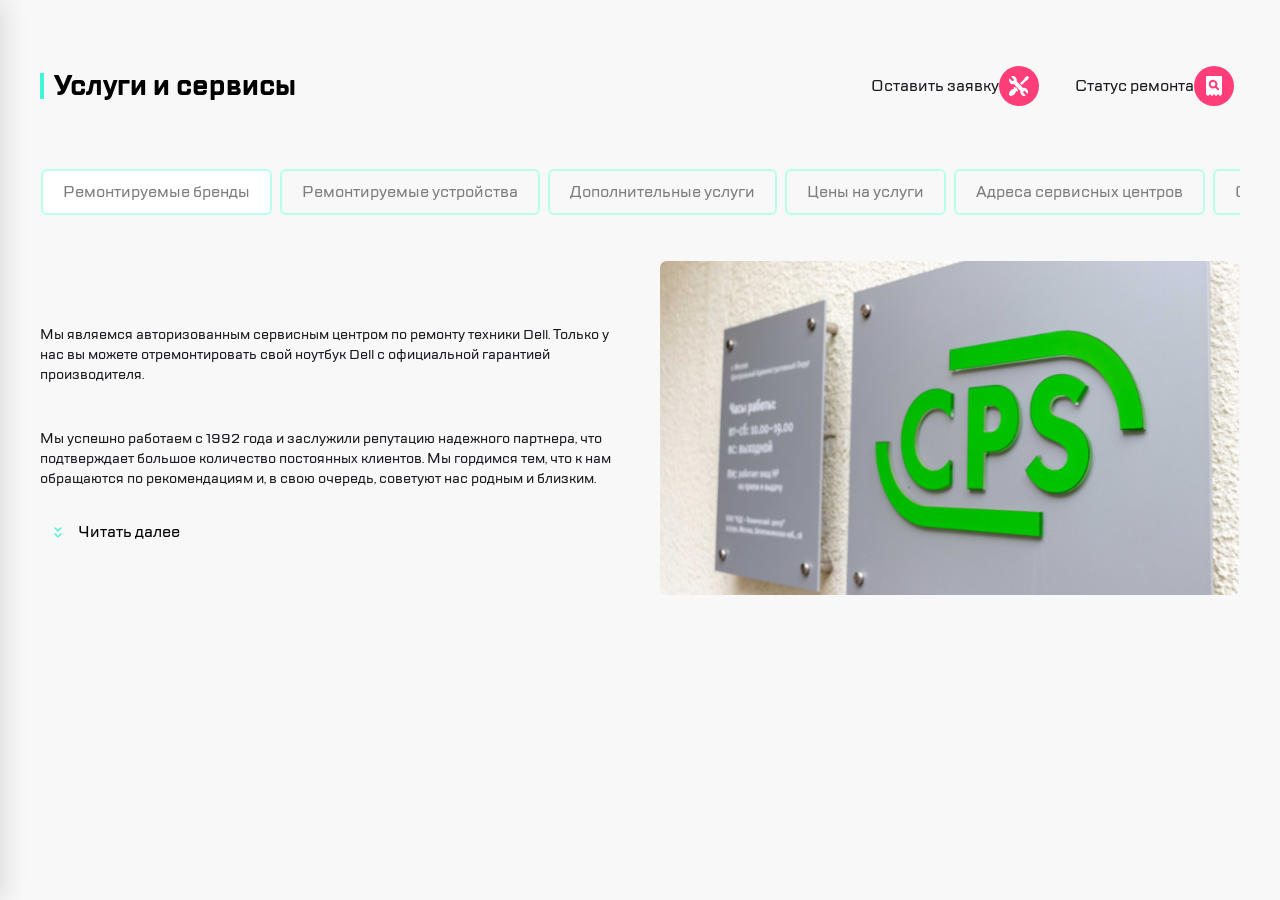
<file: index.html>
<!DOCTYPE html>
<html lang="ru">
<head>
    <meta charset="UTF-8">
    <meta name="viewport" content="width=device-width, initial-scale=1.0">
    <link rel="stylesheet" href="style.css">
    <title>CPS</title>
</head>
<body>
    <div class="overlay" id="overlay"></div>

    <aside class="nav-menu" id="navMenu">
        <div class="nav-menu__header">
            <button class="icon" id="navMenuClose">
                <img src="./assets/burger.svg" alt="Закрыть">
            </button>
            <div class="nav-menu__logo">
                <a href="#"><img src="./assets/Group.svg" alt="logo CSP"></a>
            </div>
            <button class="icon">
                <img src="./assets/search.svg" alt="Поиск">
            </button>
        </div>

        <nav class="nav-menu__nav">
            <ul class="nav-menu__list">
                <li><a href="#" class="nav-menu__item ">Ремонт техники</a></li>
                <li><a href="#" class="nav-menu__item nav-menu__item--active"> Услуги и сервисы</a></li>
                <li><a href="#" class="nav-menu__item">Корпоративным клиентам</a></li>
                <li><a href="#" class="nav-menu__item">Продавцам техники</a></li>
                <li><a href="#" class="nav-menu__item">Партнерам</a></li>
                <li><a href="#" class="nav-menu__item">Производителям</a></li>
                <li><a href="#" class="nav-menu__item">Наши сервисные центры</a></li>
                <li><a href="#" class="nav-menu__item">Контакты</a></li>
            </ul>
        </nav>

        <div class="nav-menu__footer">
            <div class="nav-menu__footer-icons">
                <button class="icon">
                    <img src="./assets/chat copy.svg" alt="Телефон">
                </button>
                <button class="icon">
                    <img src="./assets/chat.svg" alt="Чат">
                </button>
                <button class="icon">
                    <img src="./assets/profile.svg" alt="Профиль">
                </button>
            </div>

            <div class="nav-menu__contacts">
                <span class="nav-menu__email">mail@cps.com</span>
                <span class="nav-menu__phone">8 800 890 8900</span>
            </div>
            <div class="nav-menu_lang">
                <span class="nav-menu__lang nav-menu__lang-item--active">RU</span>
                <span class="nav-menu__lang">EN</span>
                <span class="nav-menu__lang">CH</span>
            </div>
        </div>
    </aside>


    <header class="site-header">
        <div class="site-header__inner">

            <div class="site-header__left">
                <button class="icon" id="mainMenuOpen">
                    <img src="./assets/burger 1.svg" alt="Меню">
                </button>
                <div class="site-header__divider tablet-only"></div>
                <div class="site-header__logo">
                    <a href="#"><img src="./assets/Group.svg" alt="CPS logo"></a>
                </div>
            </div>

                <div class="site-header__divider-2 tablet-only"></div>


            
            <div class="site-header__right">
                <button class="icon tablet-only">
                    <img src="./assets/chat copy.svg" alt="Телефон">
                </button>
                <button class="icon tablet-only">
                    <img src="./assets/chat.svg" alt="Чат">
                </button>
                <button class="icon tablet-only">
                    <img src="./assets/profile.svg" alt="Профиль">
                </button>

                <div class="site-header__divider tablet-only"></div>
                <button class="icon">
                    <img src="./assets/repair.svg" alt="Заявка">
                </button>
                <button class="icon">
                    <img src="./assets/checkstatus.svg" alt="Статус">
                </button>
            </div>

        </div>
    </header>


    <main class="services-page">

        <div class="services-page__top">
            <h1 class="services-page__title">Услуги и сервисы</h1>
    
    
            <nav class="services-page__actions">
                <button class="actions">
                    Оставить заявку
                    <span class="icon">
                        <img src="./assets/repair.svg" alt="Заявка">
                    </span>
                </button>
                <button class="actions">
                    Статус ремонта
                    <span class="icon">
                        <img src="./assets/checkstatus.svg" alt="Статус">
                    </span>
                </button>
            </nav>
        </div>


        <ul class="tabs__list">
            <li><button class="taps__item tabs__item--active">Ремонтируемые бренды</button></li>
            <li><button class="taps__item">Ремонтируемые устройства</button></li>
            <li><button class="taps__item">Дополнительные услуги</button></li>
            <li><button class="taps__item">Цены на услуги</button></li>
            <li><button class="taps__item">Адреса сервисных центров</button></li>
            <li><button class="taps__item">Отзывы</button></li>
        </ul>

        <section class="service-content">
            <div class="service-content__body">
                <p class="service-content__text">
                    Мы являемся авторизованным сервисным центром по ремонту техники Dell. Только у нас вы можете отремонтировать свой ноутбук Dell с официальной гарантией производителя.
                </p>
                <p class="service-content__text">
                    Мы успешно работаем с 1992 года и заслужили репутацию надежного партнера, что подтверждает большое количество постоянных клиентов. Мы гордимся тем, что к нам обращаются по рекомендациям и, в свою очередь, советуют нас родным и близким.
                </p>

                <button class="expand">
                    <img src="./assets/expand (далее).svg">
                    Читать далее
                </button>
            </div>
                    <img class="service-content__images" src="./assets/MG_3223.svg" alt="CPS Image">

        </section>
        
    </main>

    <script>
    const navMenu = document.getElementById('navMenu');
    const openBtn = document.getElementById('mainMenuOpen');
    const closeBtn = document.getElementById('navMenuClose');

    openBtn.addEventListener('click', () => {
        navMenu.classList.add('nav-menu--open');
    });

    closeBtn.addEventListener('click', () => {
        navMenu.classList.remove('nav-menu--open');
    });
</script>

</body>
</html>
</file>
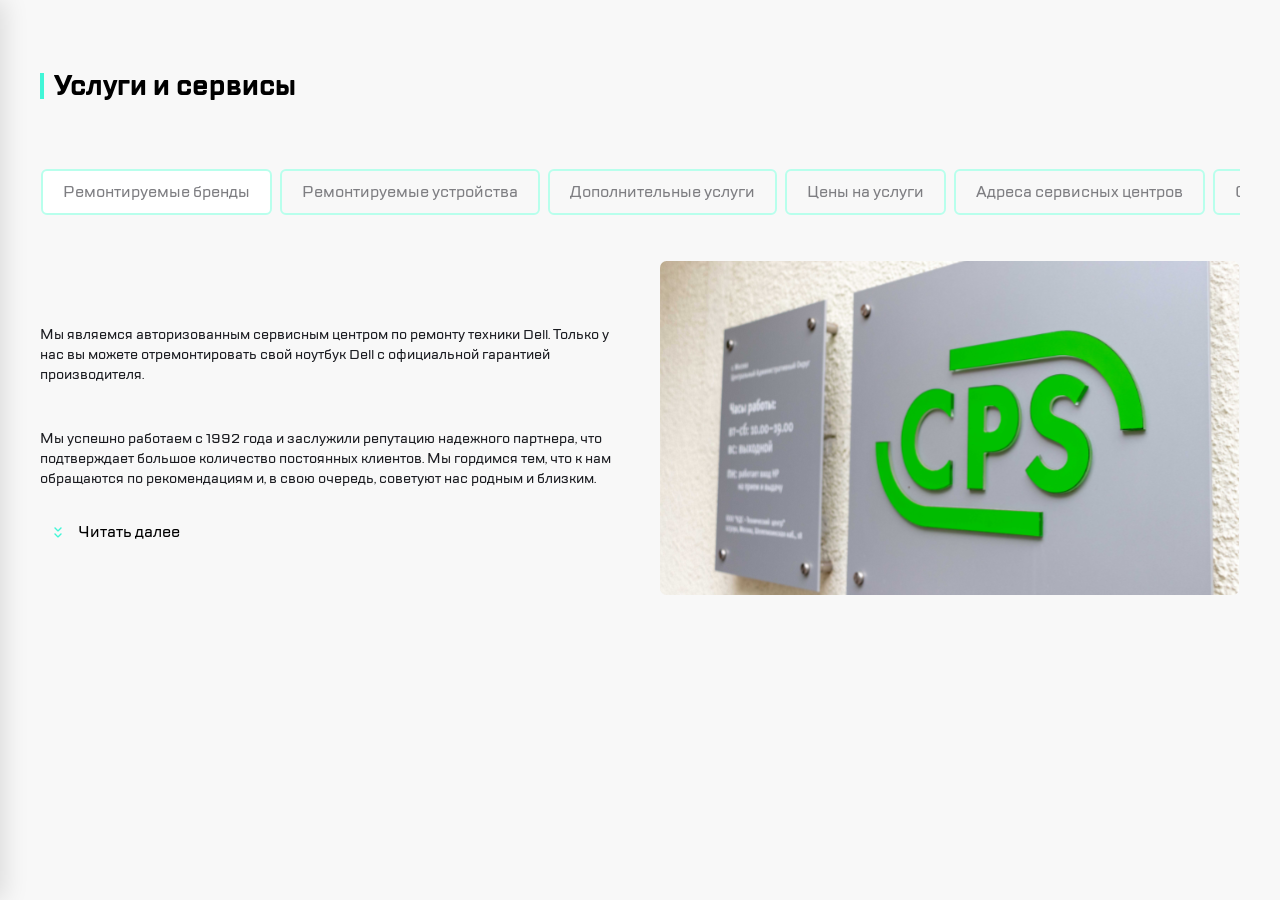
<file: intex.html>
<!DOCTYPE html>
<html lang="ru">
<head>
    <meta charset="UTF-8">
    <meta name="viewport" content="width=device-width, initial-scale=1.0">
    <link rel="stylesheet" href="style.css">
    <title>CPS</title>
</head>
<body>
    <div class="overlay" id="overlay"></div>

    <aside class="nav-menu" id="navMenu">
        <div class="nav-menu__header">
            <button class="icon" id="navMenuClose">
                <img src="assets/burger.svg" alt="Закрыть">
            </button>
            <div class="nav-menu__logo">
                <a href="#"><img src="assets/Group.svg" alt="logo CSP"></a>
            </div>
            <button class="icon">
                <img src="assets/search.svg" alt="Поиск">
            </button>
        </div>

        <nav class="nav-menu__nav">
            <ul class="nav-menu__list">
                <li><a href="#" class="nav-menu__item ">Ремонт техники</a></li>
                <li><a href="#" class="nav-menu__item nav-menu__item--active"> Услуги и сервисы</a></li>
                <li><a href="#" class="nav-menu__item">Корпоративным клиентам</a></li>
                <li><a href="#" class="nav-menu__item">Продавцам техники</a></li>
                <li><a href="#" class="nav-menu__item">Партнерам</a></li>
                <li><a href="#" class="nav-menu__item">Производителям</a></li>
                <li><a href="#" class="nav-menu__item">Наши сервисные центры</a></li>
                <li><a href="#" class="nav-menu__item">Контакты</a></li>
            </ul>
        </nav>

        <div class="nav-menu__footer">
            <div class="nav-menu__footer-icons">
                <button class="icon">
                    <img src="assets/chat copy.svg" alt="Телефон">
                </button>
                <button class="icon">
                    <img src="assets/chat.svg" alt="Чат">
                </button>
                <button class="icon">
                    <img src="assets/profile.svg" alt="Профиль">
                </button>
            </div>

            <div class="nav-menu__contacts">
                <span class="nav-menu__email">mail@cps.com</span>
                <span class="nav-menu__phone">8 800 890 8900</span>
            </div>
            <div class="nav-menu_lang">
                <span class="nav-menu__lang nav-menu__lang-item--active">RU</span>
                <span class="nav-menu__lang">EN</span>
                <span class="nav-menu__lang">CH</span>
            </div>
        </div>
    </aside>


    <header class="site-header">
        <div class="site-header__inner">

            <div class="site-header__left">
                <button class="icon" id="mainMenuOpen">
                    <img src="assets/burger 1.svg" alt="Меню">
                </button>
                <div class="site-header__divider tablet-only"></div>
                <div class="site-header__logo">
                    <a href="#"><img src="assets/Group.svg" alt="CPS logo"></a>
                </div>
            </div>

                <div class="site-header__divider-2 tablet-only"></div>

            <nav class="site-header__actions">
                <button class="actions">
                    Оставить заявку
                    <span class="icon">
                        <img src="assets/repair.svg" alt="Заявка">
                    </span>
                </button>
                <button class="actions">
                    Статус ремонта
                    <span class="icon">
                        <img src="assets/checkstatus.svg" alt="Статус">
                    </span>
                </button>
            </nav>

            
            <div class="site-header__right">
                <button class="icon tablet-only">
                    <img src="assets/chat copy.svg" alt="Телефон">
                </button>
                <button class="icon tablet-only">
                    <img src="assets/chat.svg" alt="Чат">
                </button>
                <button class="icon tablet-only">
                    <img src="assets/profile.svg" alt="Профиль">
                </button>

                <div class="site-header__divider tablet-only"></div>
                <button class="icon">
                    <img src="assets/repair.svg" alt="Заявка">
                </button>
                <button class="icon">
                    <img src="assets/checkstatus.svg" alt="Статус">
                </button>
            </div>

        </div>
    </header>


    <main class="services-page">

        <h1 class="services-page__title">Услуги и сервисы</h1>

        <ul class="tabs__list">
            <li><button class="taps__item tabs__item--active">Ремонтируемые бренды</button></li>
            <li><button class="taps__item">Ремонтируемые устройства</button></li>
            <li><button class="taps__item">Дополнительные услуги</button></li>
            <li><button class="taps__item">Цены на услуги</button></li>
            <li><button class="taps__item">Адреса сервисных центров</button></li>
            <li><button class="taps__item">Отзывы</button></li>
        </ul>

        <section class="service-content">
            <div class="service-content__body">
                <p class="service-content__text">
                    Мы являемся авторизованным сервисным центром по ремонту техники Dell. Только у нас вы можете отремонтировать свой ноутбук Dell с официальной гарантией производителя.
                </p>
                <p class="service-content__text">
                    Мы успешно работаем с 1992 года и заслужили репутацию надежного партнера, что подтверждает большое количество постоянных клиентов. Мы гордимся тем, что к нам обращаются по рекомендациям и, в свою очередь, советуют нас родным и близким.
                </p>

                <button class="expand">
                    <img src="assets/expand (далее).svg">
                    Читать далее
                </button>
            </div>
                    <img class="service-content__images" src="assets/_MG_3223.svg" alt="CPS Image">

        </section>
        
    </main>

    <script>
    const navMenu = document.getElementById('navMenu');
    const openBtn = document.getElementById('mainMenuOpen');
    const closeBtn = document.getElementById('navMenuClose');

    openBtn.addEventListener('click', () => {
        navMenu.classList.add('nav-menu--open');
    });

    closeBtn.addEventListener('click', () => {
        navMenu.classList.remove('nav-menu--open');
    });
</script>

</body>
</html>
</file>
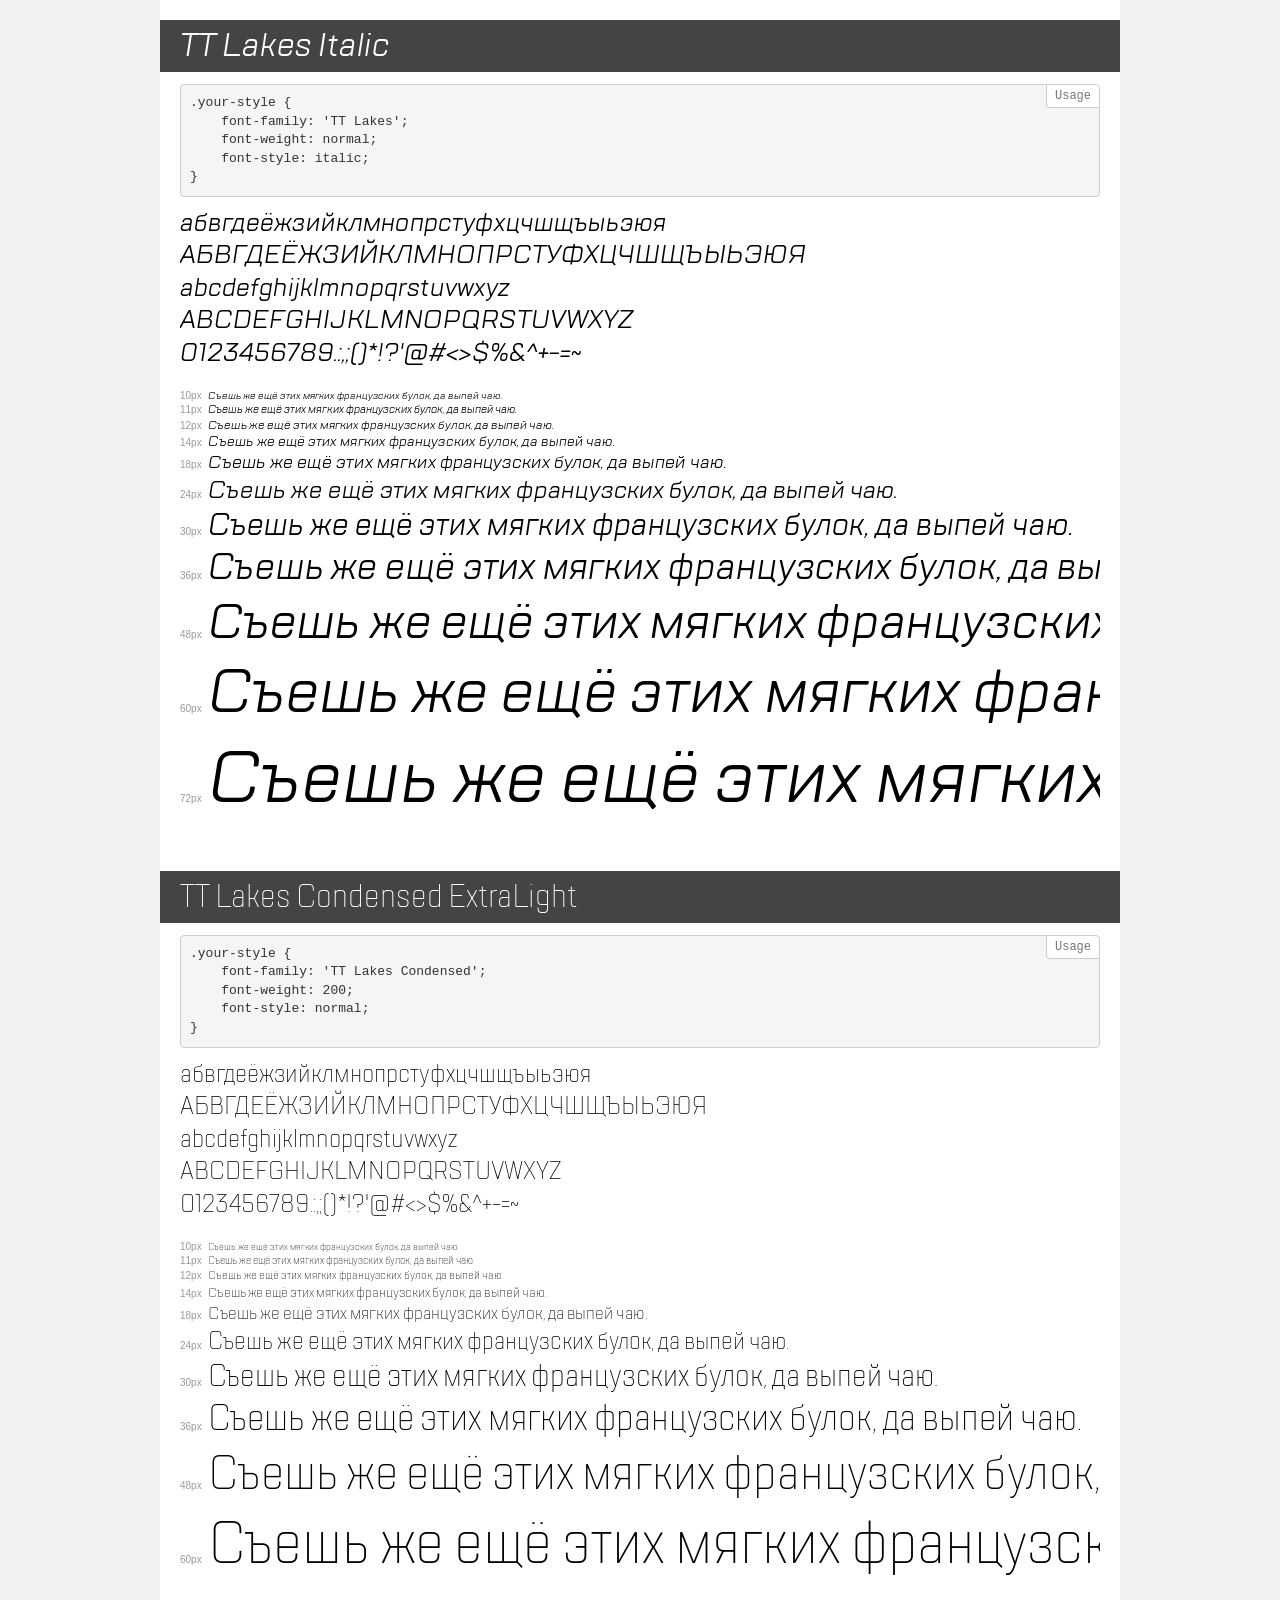
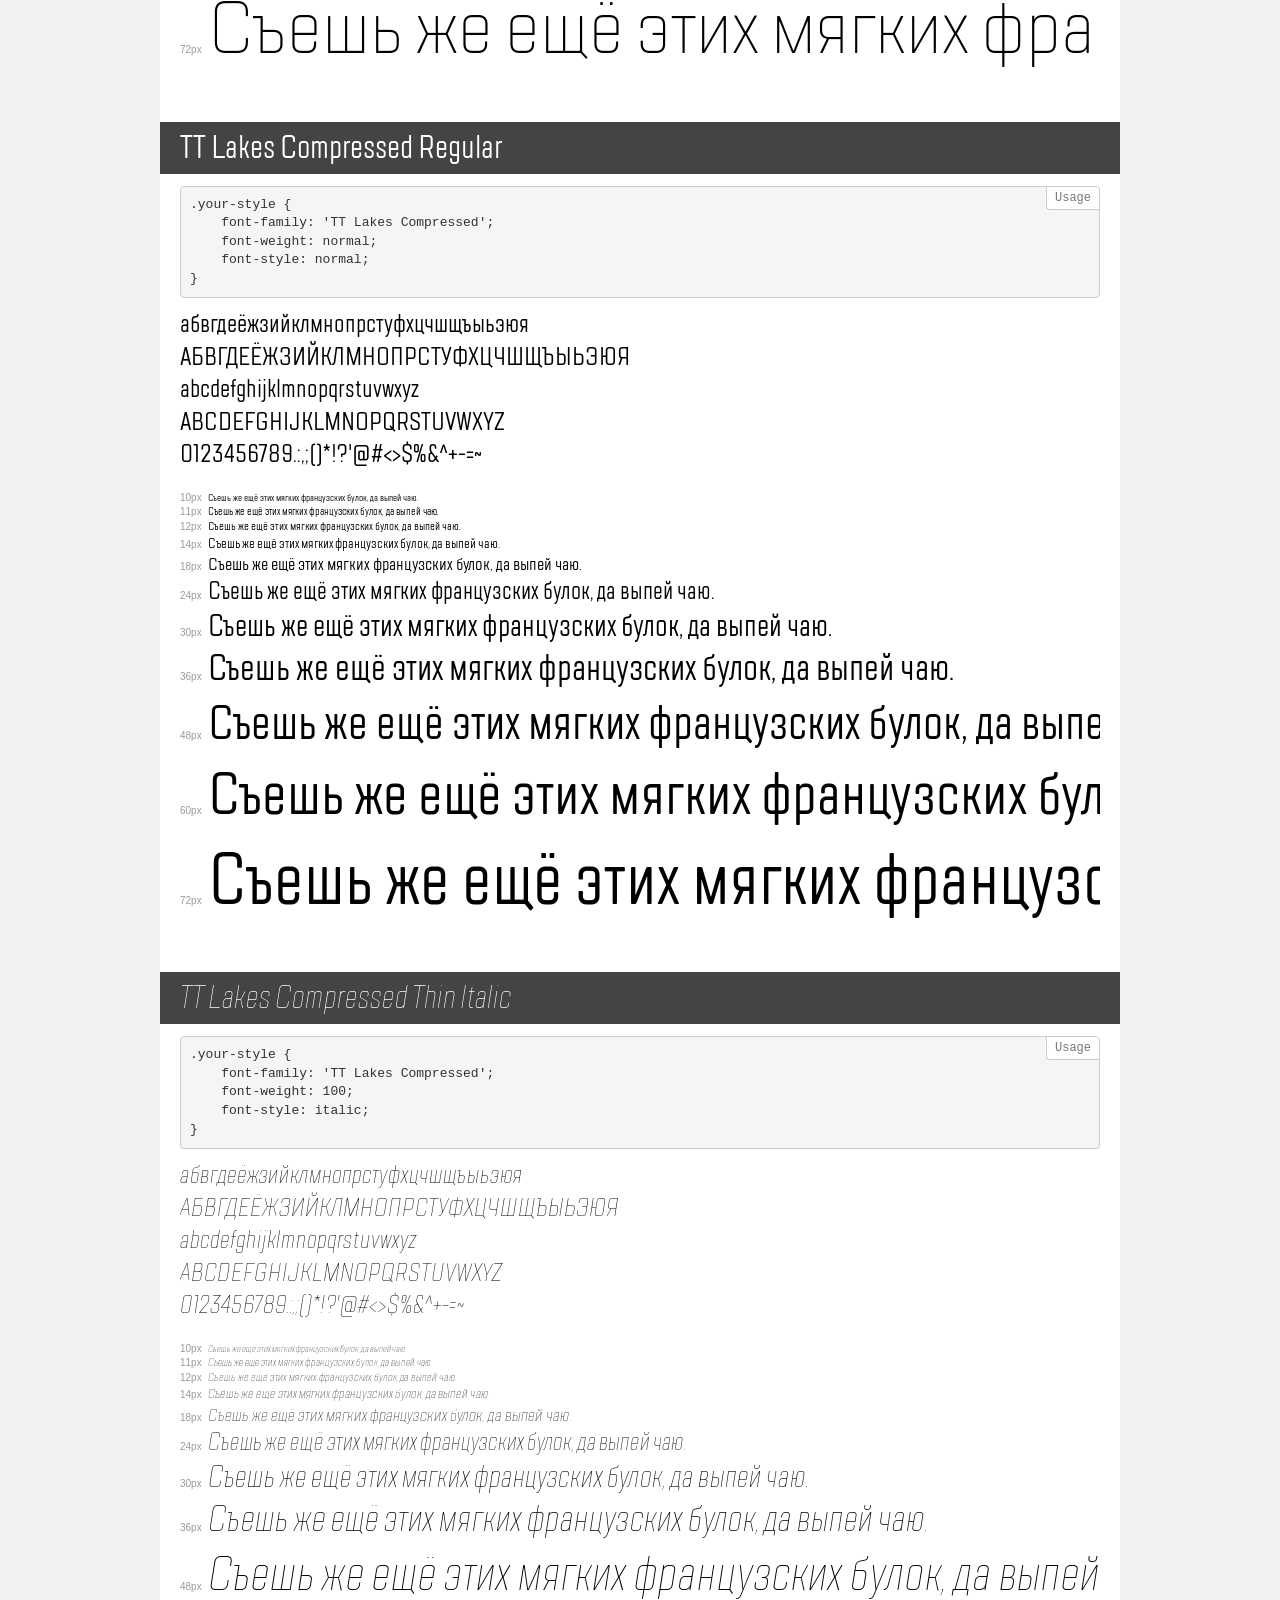
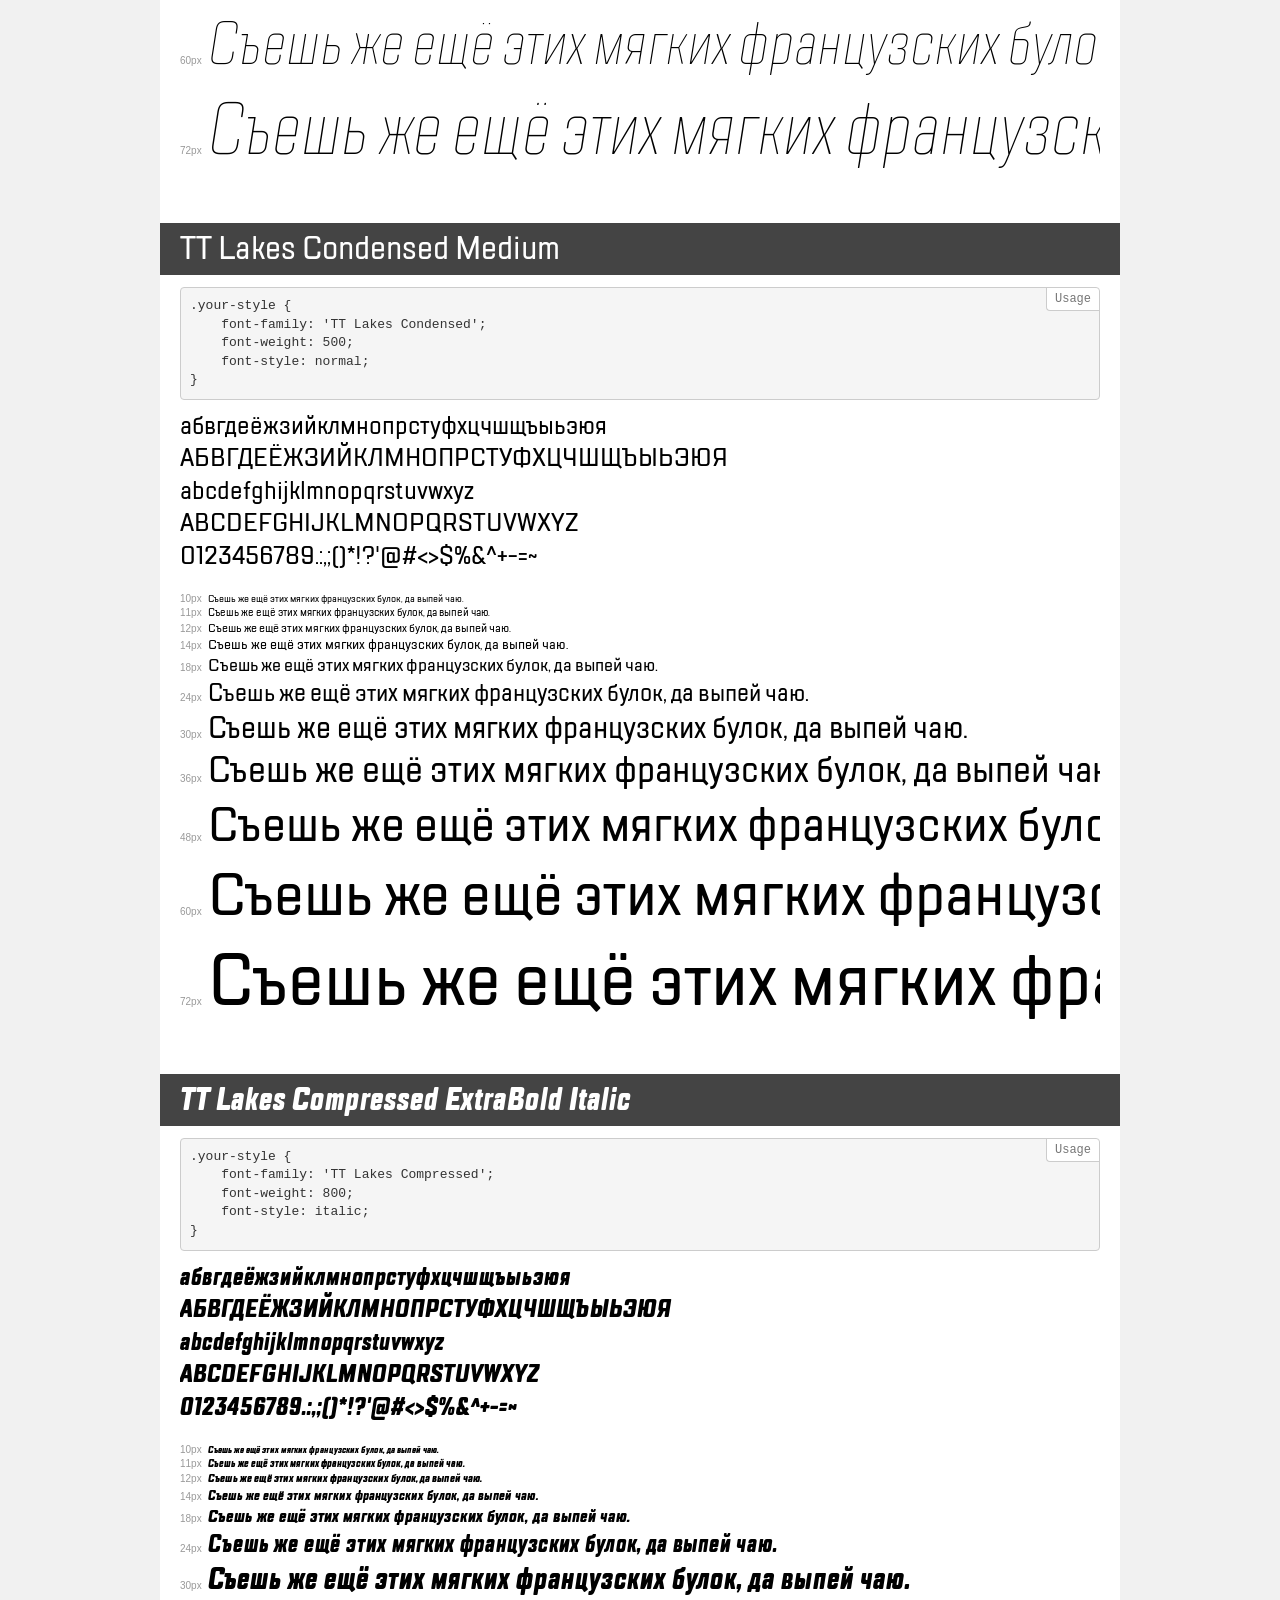
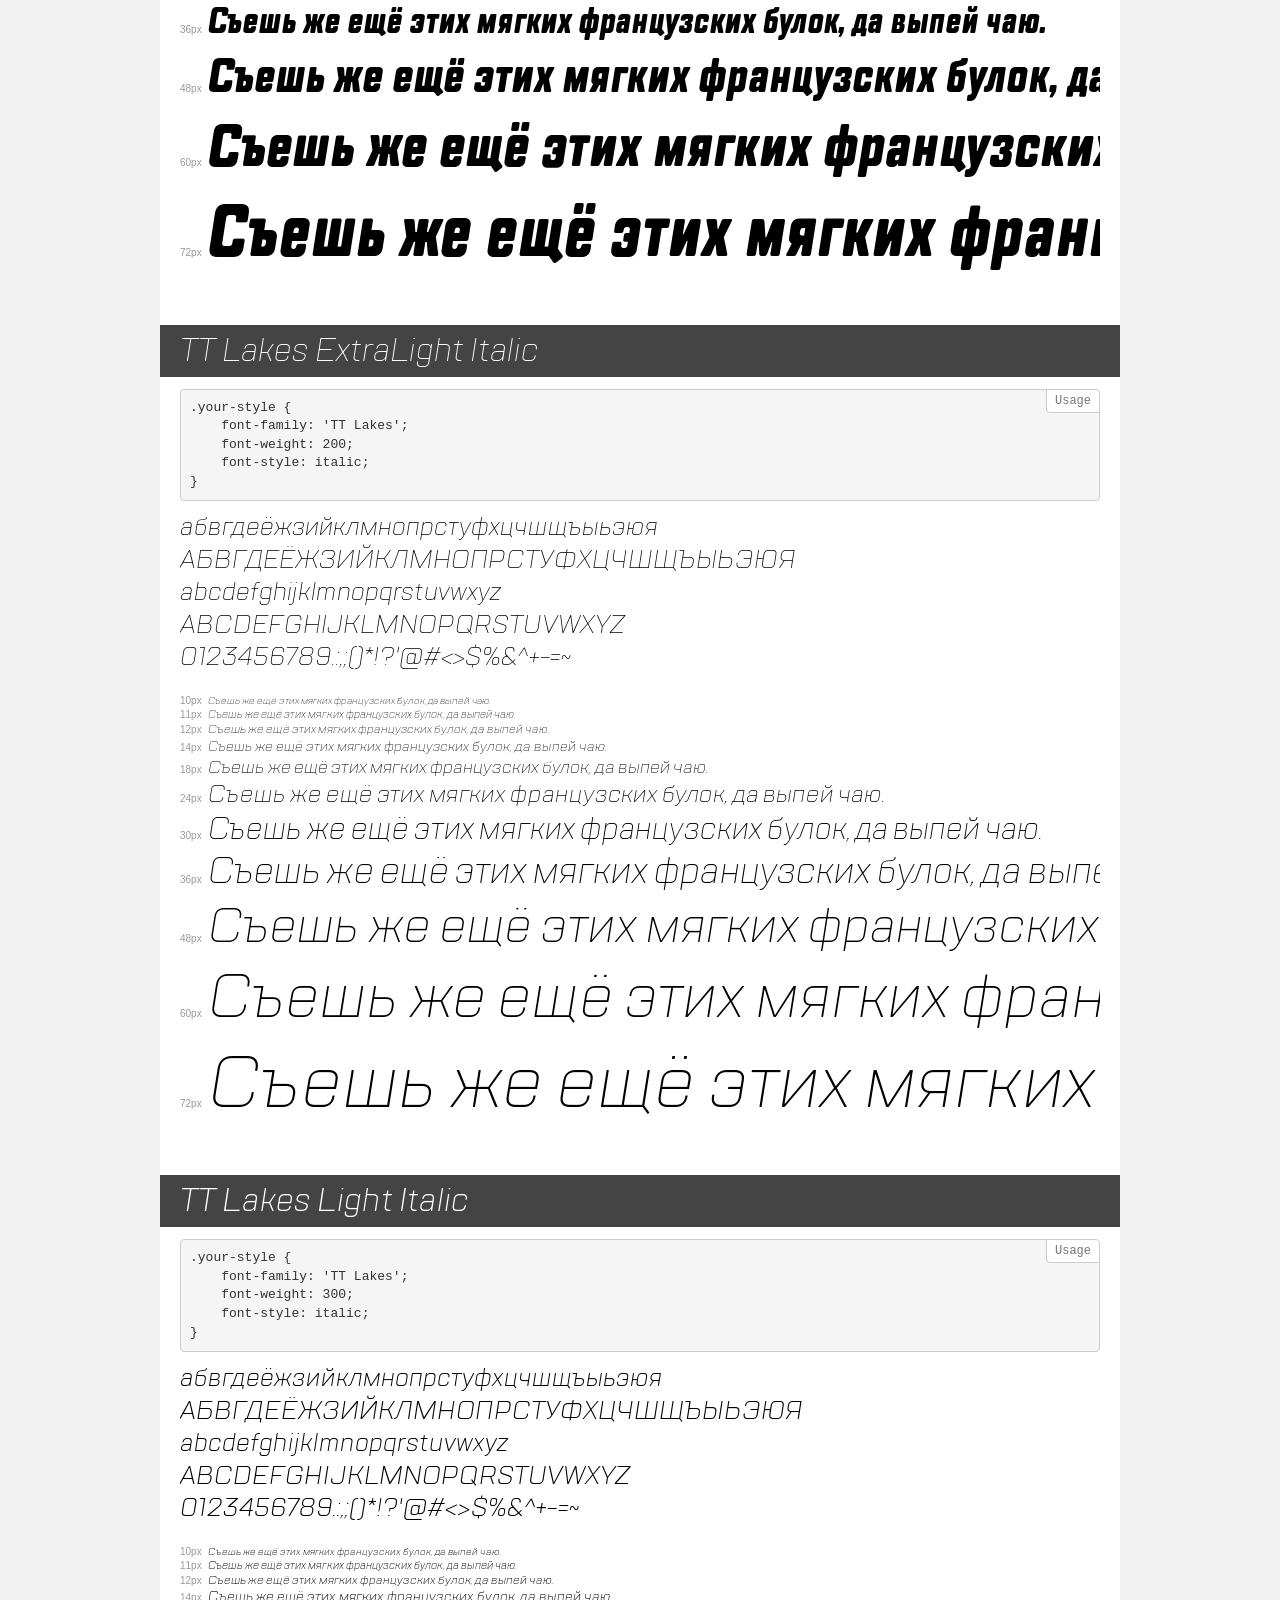
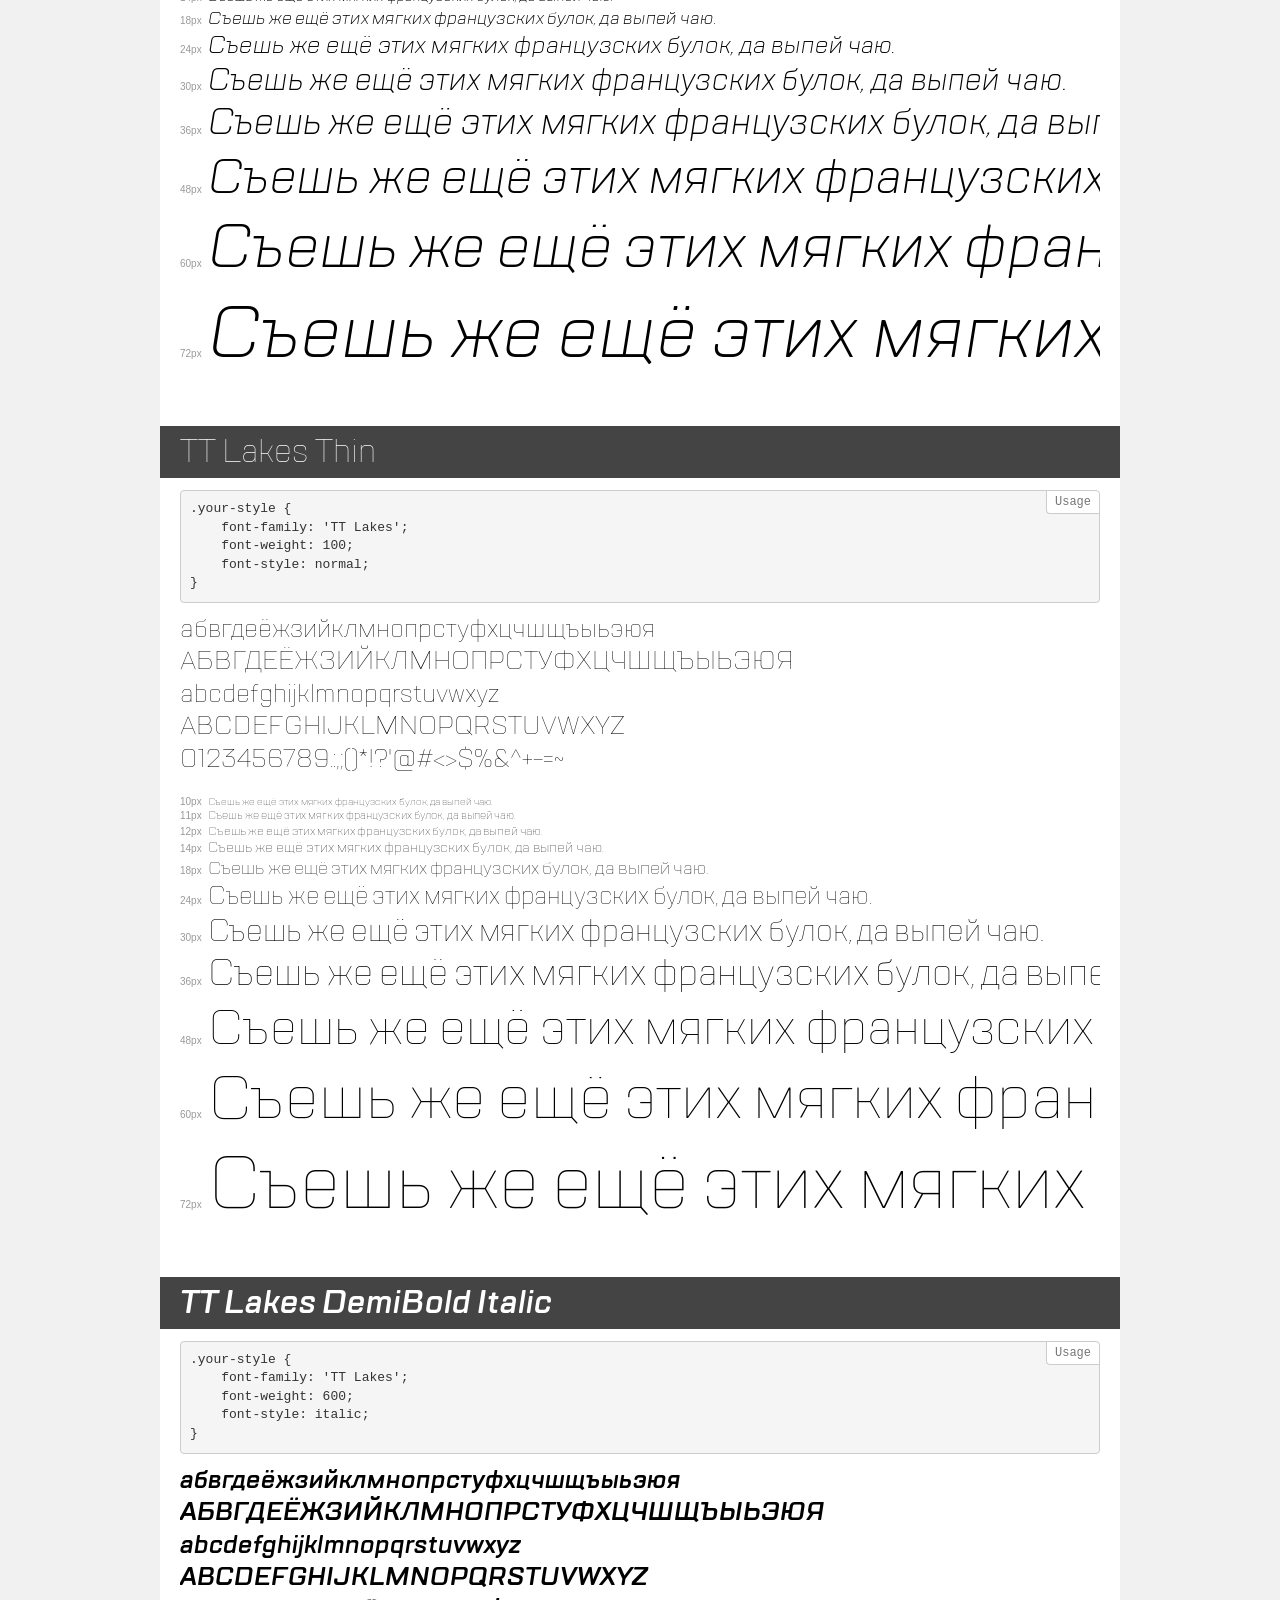
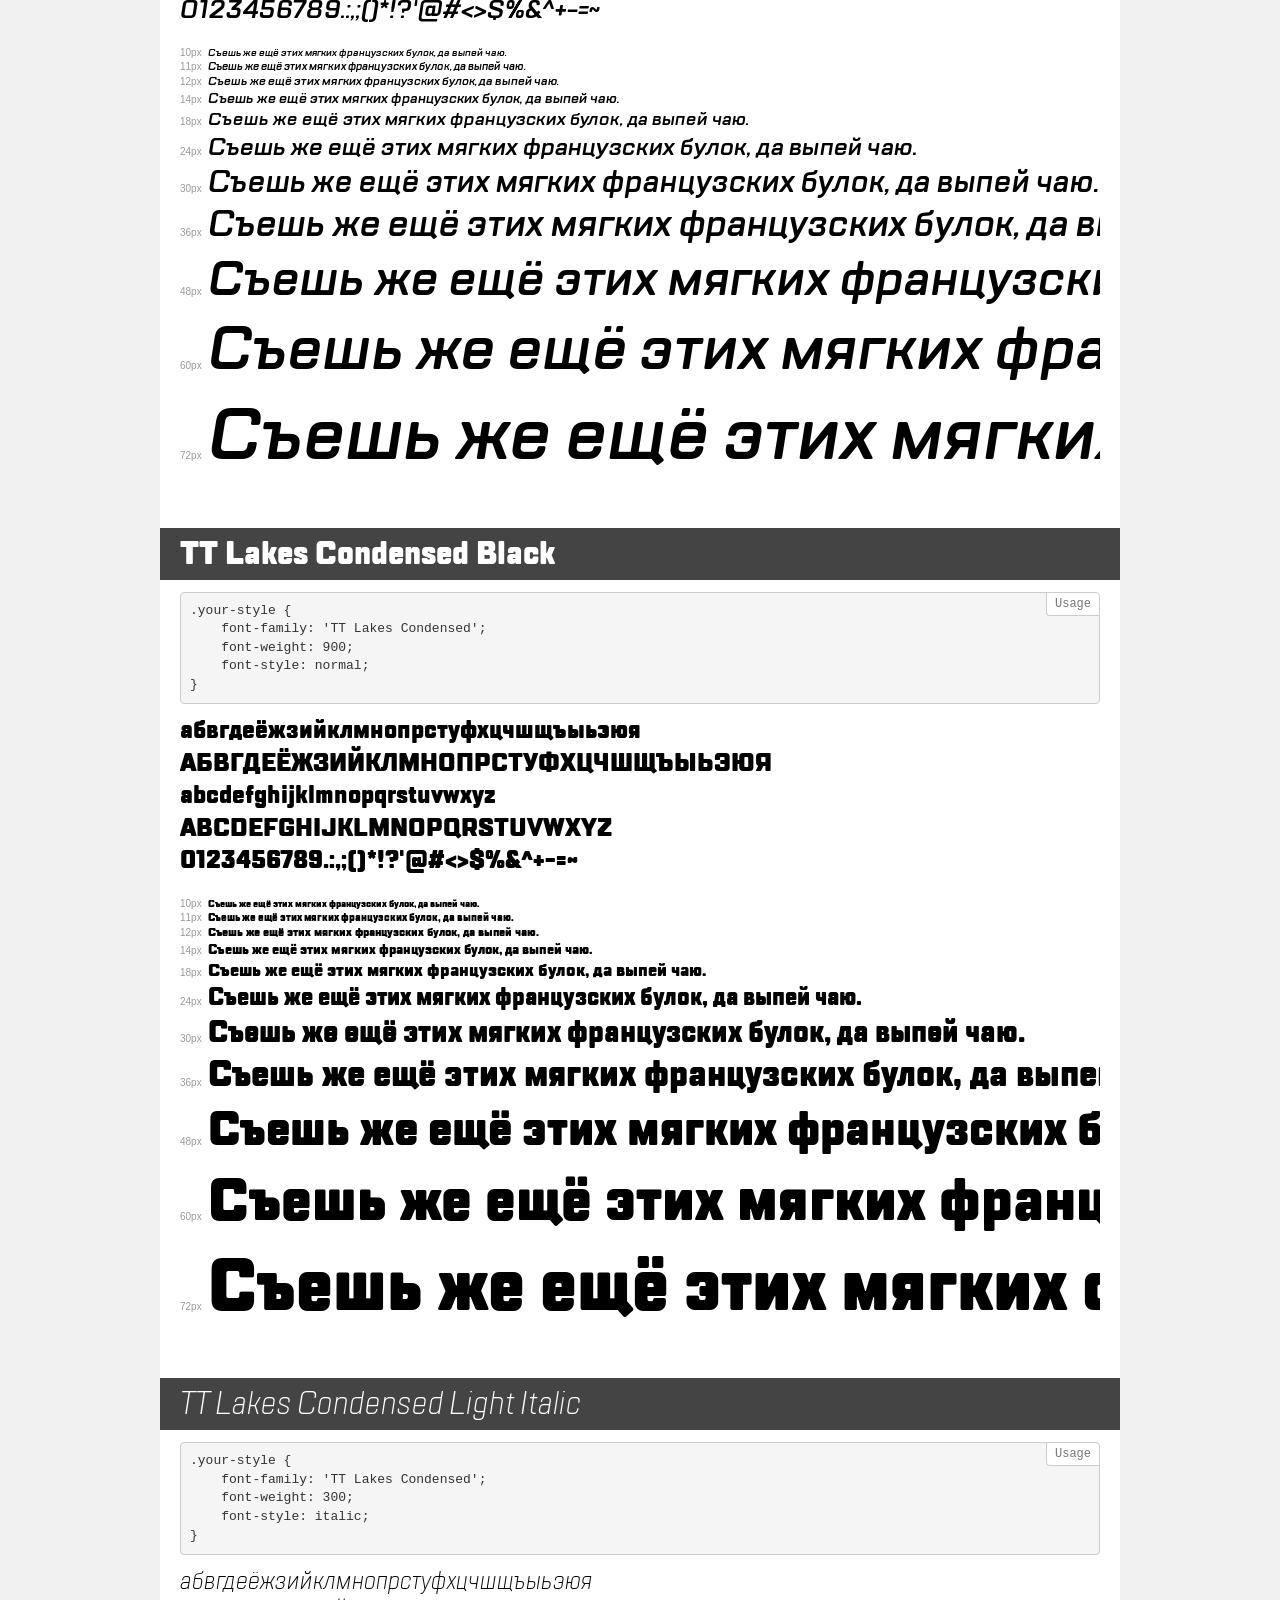
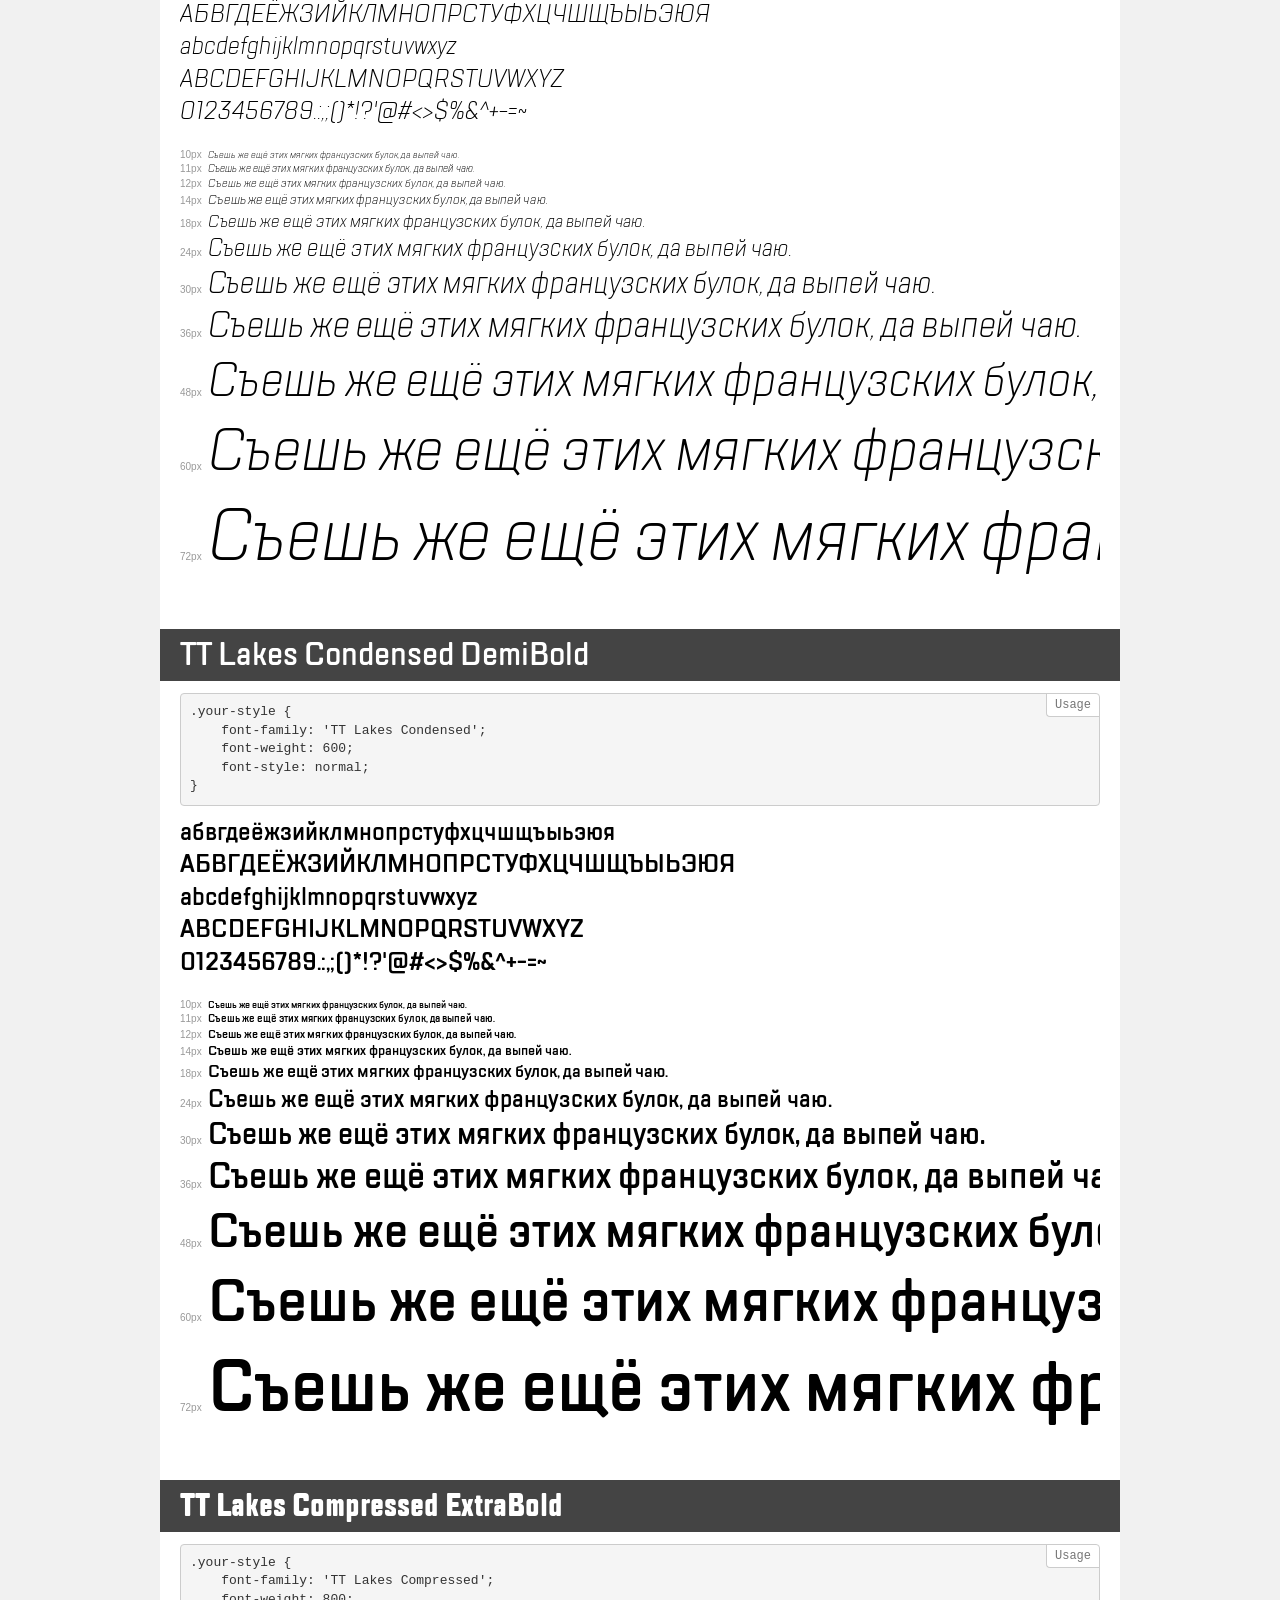
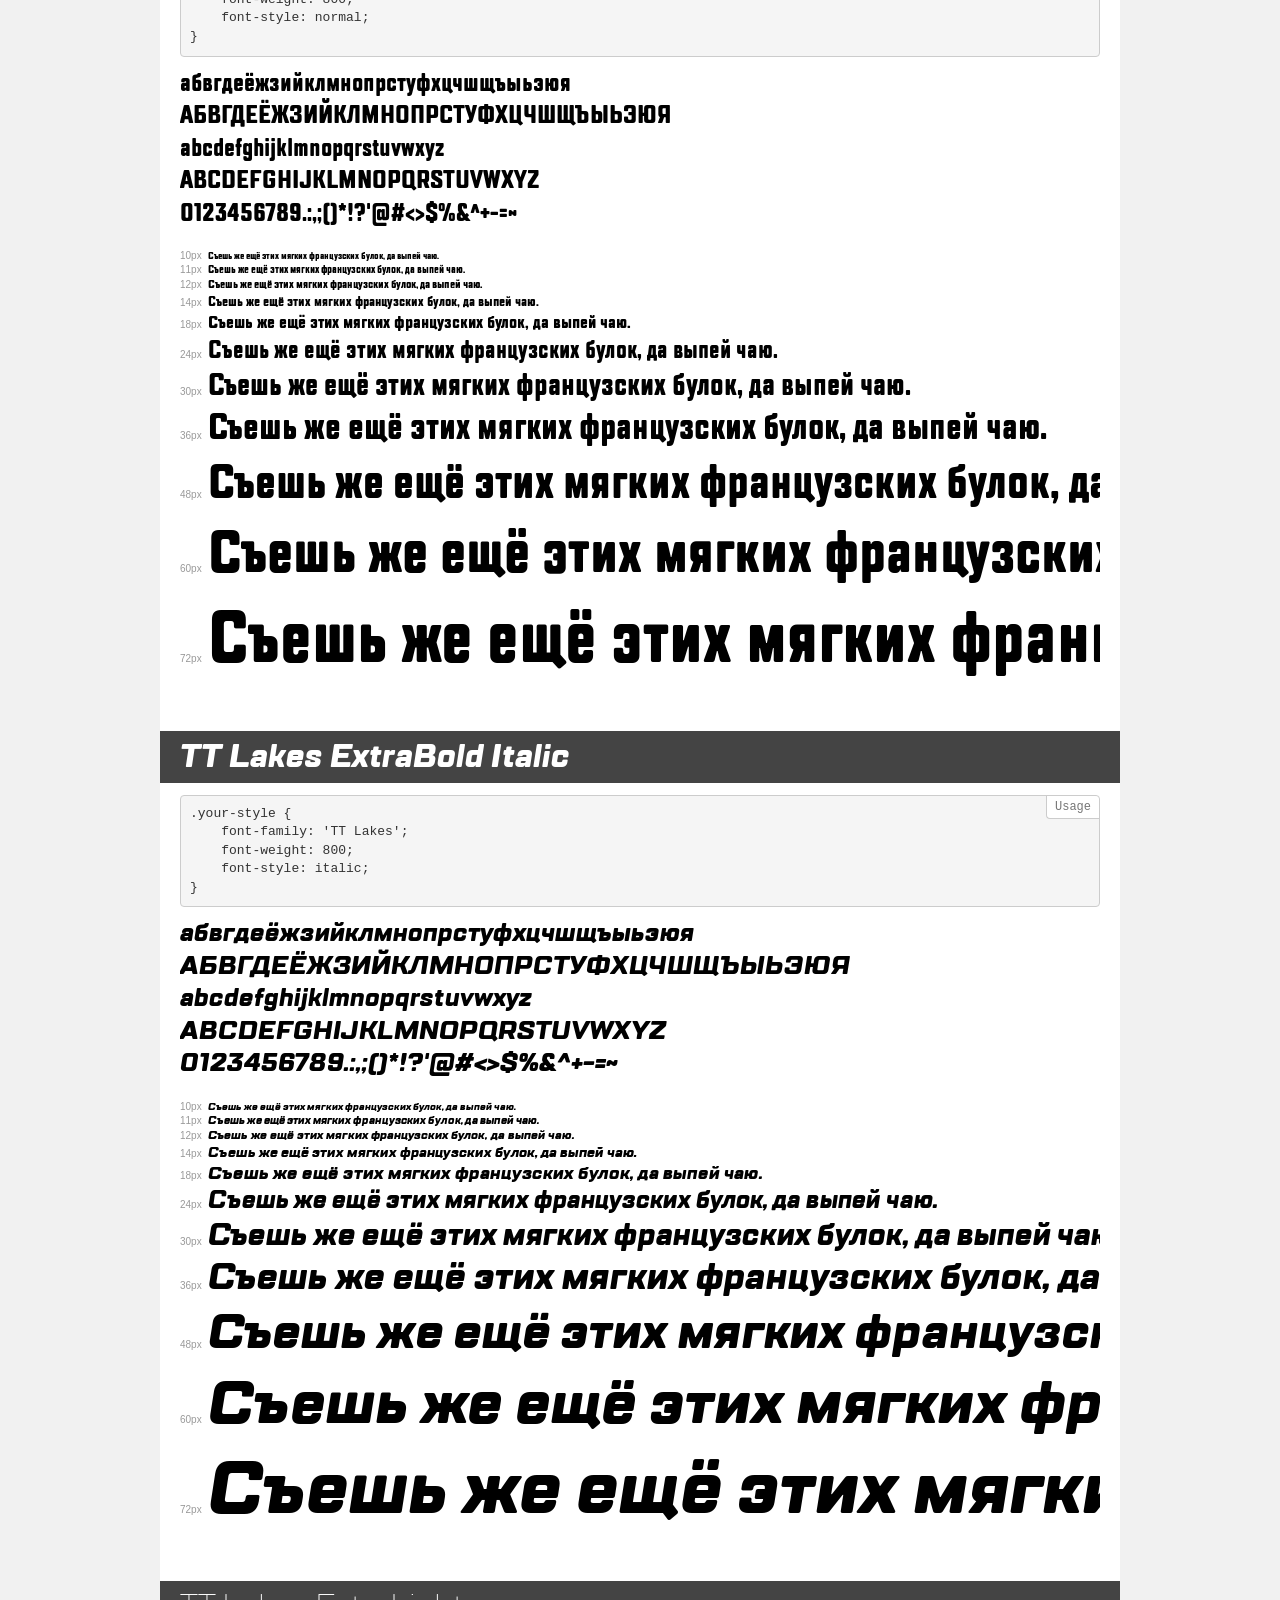
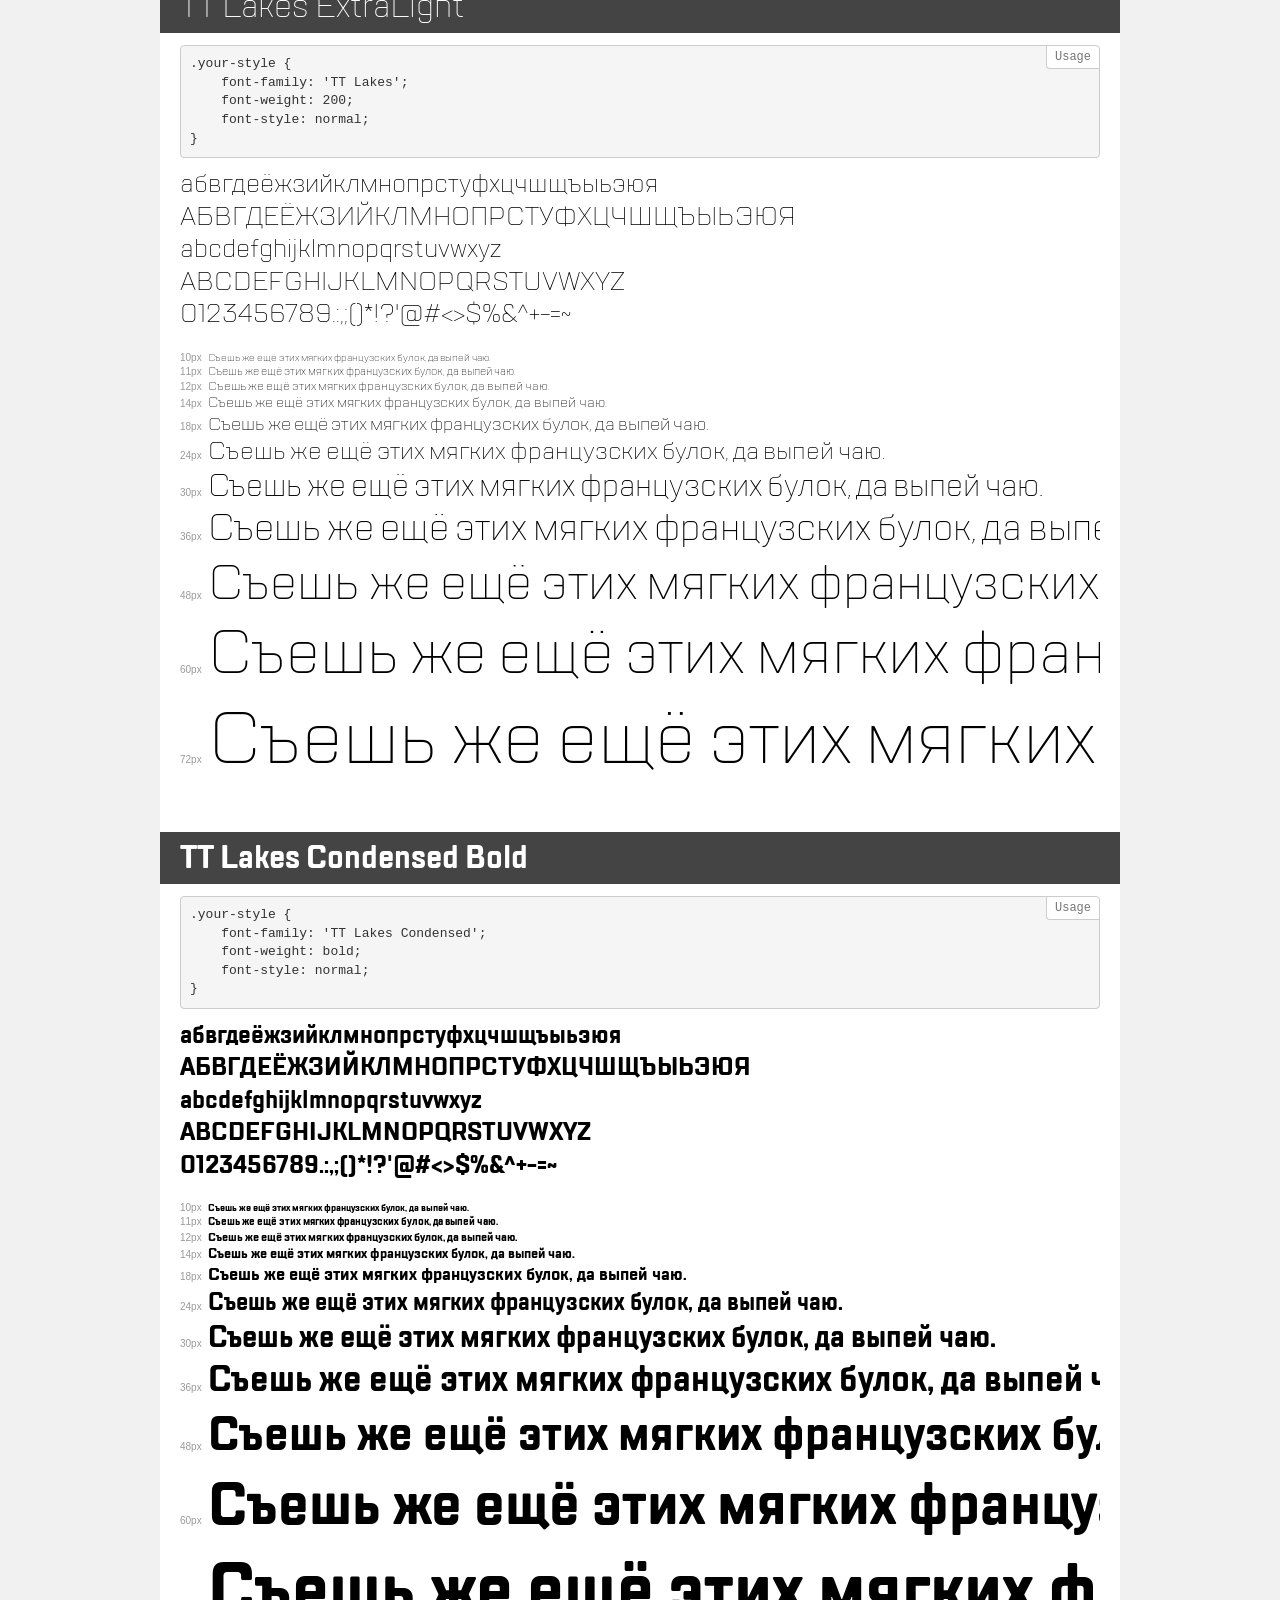
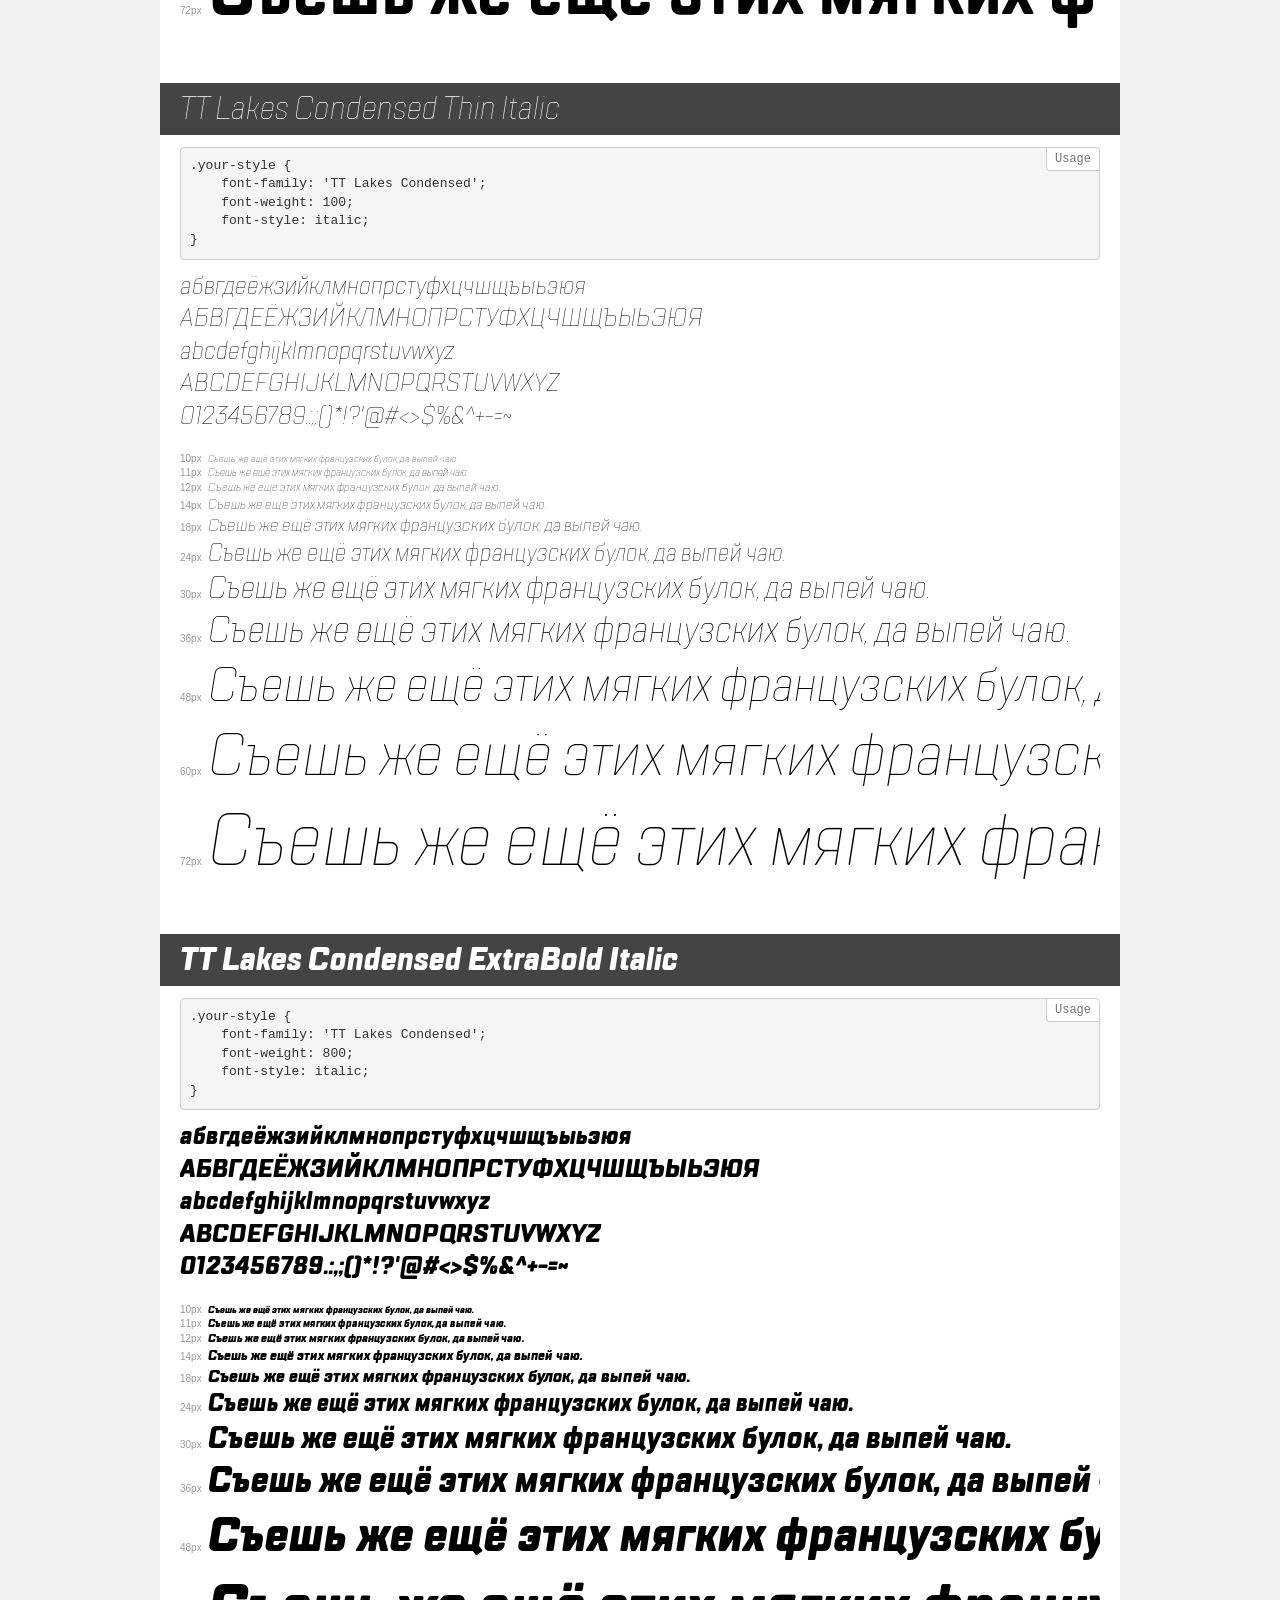
<file: TTLakes/demo.html>
<!DOCTYPE html>
<html>
<head>
    <meta charset="utf-8">
    <meta http-equiv="X-UA-Compatible" content="IE=edge">
    <meta name="viewport" content="width=device-width, initial-scale=1">
    <meta name="robots" content="noindex, noarchive">
    <meta name="format-detection" content="telephone=no">
    <title>Transfonter demo</title>
    <link href="stylesheet.css" rel="stylesheet">
    <style>
        /*
        http://meyerweb.com/eric/tools/css/reset/
        v2.0 | 20110126
        License: none (public domain)
        */
        html, body, div, span, applet, object, iframe,
        h1, h2, h3, h4, h5, h6, p, blockquote, pre,
        a, abbr, acronym, address, big, cite, code,
        del, dfn, em, img, ins, kbd, q, s, samp,
        small, strike, strong, sub, sup, tt, var,
        b, u, i, center,
        dl, dt, dd, ol, ul, li,
        fieldset, form, label, legend,
        table, caption, tbody, tfoot, thead, tr, th, td,
        article, aside, canvas, details, embed,
        figure, figcaption, footer, header, hgroup,
        menu, nav, output, ruby, section, summary,
        time, mark, audio, video {
            margin: 0;
            padding: 0;
            border: 0;
            font-size: 100%;
            font: inherit;
            vertical-align: baseline;
        }
        /* HTML5 display-role reset for older browsers */
        article, aside, details, figcaption, figure,
        footer, header, hgroup, menu, nav, section {
            display: block;
        }
        body {
            line-height: 1;
        }
        ol, ul {
            list-style: none;
        }
        blockquote, q {
            quotes: none;
        }
        blockquote:before, blockquote:after,
        q:before, q:after {
            content: '';
            content: none;
        }
        table {
            border-collapse: collapse;
            border-spacing: 0;
        }
        /* common styles */
        body {
            background: #f1f1f1;
            color: #000;
        }
        .page {
            background: #fff;
            width: 920px;
            margin: 0 auto;
            padding: 20px 20px 0 20px;
            overflow: hidden;
        }
        .font-container {
            overflow-x: auto;
            overflow-y: hidden;
            margin-bottom: 40px;
            line-height: 1.3;
            white-space: nowrap;
            padding-bottom: 5px;
        }
        h1 {
            position: relative;
            background: #444;
            font-size: 32px;
            color: #fff;
            padding: 10px 20px;
            margin: 0 -20px 12px -20px;
        }
        .letters {
            font-size: 25px;
            margin-bottom: 20px;
        }
        .s10:before {
            content: '10px';
        }
        .s11:before {
            content: '11px';
        }
        .s12:before {
            content: '12px';
        }
        .s14:before {
            content: '14px';
        }
        .s18:before {
            content: '18px';
        }
        .s24:before {
            content: '24px';
        }
        .s30:before {
            content: '30px';
        }
        .s36:before {
            content: '36px';
        }
        .s48:before {
            content: '48px';
        }
        .s60:before {
            content: '60px';
        }
        .s72:before {
            content: '72px';
        }
        .s10:before, .s11:before, .s12:before, .s14:before,
        .s18:before, .s24:before, .s30:before, .s36:before,
        .s48:before, .s60:before, .s72:before {
            font-family: Arial, sans-serif;
            font-size: 10px;
            font-weight: normal;
            font-style: normal;
            color: #999;
            padding-right: 6px;
        }
        pre {
            display: block;
            position: relative;
            padding: 9px;
            margin: 0 0 10px;
            font-family: Monaco, Menlo, Consolas, "Courier New", monospace !important;
            font-size: 13px;
            line-height: 1.428571429;
            color: #333;
            font-weight: normal !important;
            font-style: normal !important;
            background-color: #f5f5f5;
            border: 1px solid #ccc;
            overflow-x: auto;
            border-radius: 4px;
        }
        pre:after {
            display: block;
            position: absolute;
            right: 0;
            top: 0;
            content: 'Usage';
            line-height: 1;
            padding: 5px 8px;
            font-size: 12px;
            color: #767676;
            background-color: #fff;
            border: 1px solid #ccc;
            border-right: none;
            border-top: none;
            border-radius: 0 4px 0 4px;
            z-index: 10;
        }
        /* responsive */
        @media (max-width: 959px) {
            .page {
                width: auto;
                margin: 0;
            }
        }
    </style>
</head>
<body>
<div class="page">
    <div class="demo" style="font-family: 'TT Lakes'; font-weight: normal; font-style: italic;">
        <h1>TT Lakes Italic</h1>
        <pre>.your-style {
    font-family: 'TT Lakes';
    font-weight: normal;
    font-style: italic;
}</pre>
        <div class="font-container">
            <p class="letters">
                абвгдеёжзийклмнопрстуфхцчшщъыьэюя<br>
АБВГДЕЁЖЗИЙКЛМНОПРСТУФХЦЧШЩЪЫЬЭЮЯ<br>
abcdefghijklmnopqrstuvwxyz<br>
ABCDEFGHIJKLMNOPQRSTUVWXYZ<br>
                0123456789.:,;()*!?'@#<>$%&^+-=~
            </p>
            <p class="s10" style="font-size: 10px;">Съешь же ещё этих мягких французских булок, да выпей чаю.</p>
            <p class="s11" style="font-size: 11px;">Съешь же ещё этих мягких французских булок, да выпей чаю.</p>
            <p class="s12" style="font-size: 12px;">Съешь же ещё этих мягких французских булок, да выпей чаю.</p>
            <p class="s14" style="font-size: 14px;">Съешь же ещё этих мягких французских булок, да выпей чаю.</p>
            <p class="s18" style="font-size: 18px;">Съешь же ещё этих мягких французских булок, да выпей чаю.</p>
            <p class="s24" style="font-size: 24px;">Съешь же ещё этих мягких французских булок, да выпей чаю.</p>
            <p class="s30" style="font-size: 30px;">Съешь же ещё этих мягких французских булок, да выпей чаю.</p>
            <p class="s36" style="font-size: 36px;">Съешь же ещё этих мягких французских булок, да выпей чаю.</p>
            <p class="s48" style="font-size: 48px;">Съешь же ещё этих мягких французских булок, да выпей чаю.</p>
            <p class="s60" style="font-size: 60px;">Съешь же ещё этих мягких французских булок, да выпей чаю.</p>
            <p class="s72" style="font-size: 72px;">Съешь же ещё этих мягких французских булок, да выпей чаю.</p>
        </div>
    </div>
    <div class="demo" style="font-family: 'TT Lakes Condensed'; font-weight: 200; font-style: normal;">
        <h1>TT Lakes Condensed ExtraLight</h1>
        <pre>.your-style {
    font-family: 'TT Lakes Condensed';
    font-weight: 200;
    font-style: normal;
}</pre>
        <div class="font-container">
            <p class="letters">
                абвгдеёжзийклмнопрстуфхцчшщъыьэюя<br>
АБВГДЕЁЖЗИЙКЛМНОПРСТУФХЦЧШЩЪЫЬЭЮЯ<br>
abcdefghijklmnopqrstuvwxyz<br>
ABCDEFGHIJKLMNOPQRSTUVWXYZ<br>
                0123456789.:,;()*!?'@#<>$%&^+-=~
            </p>
            <p class="s10" style="font-size: 10px;">Съешь же ещё этих мягких французских булок, да выпей чаю.</p>
            <p class="s11" style="font-size: 11px;">Съешь же ещё этих мягких французских булок, да выпей чаю.</p>
            <p class="s12" style="font-size: 12px;">Съешь же ещё этих мягких французских булок, да выпей чаю.</p>
            <p class="s14" style="font-size: 14px;">Съешь же ещё этих мягких французских булок, да выпей чаю.</p>
            <p class="s18" style="font-size: 18px;">Съешь же ещё этих мягких французских булок, да выпей чаю.</p>
            <p class="s24" style="font-size: 24px;">Съешь же ещё этих мягких французских булок, да выпей чаю.</p>
            <p class="s30" style="font-size: 30px;">Съешь же ещё этих мягких французских булок, да выпей чаю.</p>
            <p class="s36" style="font-size: 36px;">Съешь же ещё этих мягких французских булок, да выпей чаю.</p>
            <p class="s48" style="font-size: 48px;">Съешь же ещё этих мягких французских булок, да выпей чаю.</p>
            <p class="s60" style="font-size: 60px;">Съешь же ещё этих мягких французских булок, да выпей чаю.</p>
            <p class="s72" style="font-size: 72px;">Съешь же ещё этих мягких французских булок, да выпей чаю.</p>
        </div>
    </div>
    <div class="demo" style="font-family: 'TT Lakes Compressed'; font-weight: normal; font-style: normal;">
        <h1>TT Lakes Compressed Regular</h1>
        <pre>.your-style {
    font-family: 'TT Lakes Compressed';
    font-weight: normal;
    font-style: normal;
}</pre>
        <div class="font-container">
            <p class="letters">
                абвгдеёжзийклмнопрстуфхцчшщъыьэюя<br>
АБВГДЕЁЖЗИЙКЛМНОПРСТУФХЦЧШЩЪЫЬЭЮЯ<br>
abcdefghijklmnopqrstuvwxyz<br>
ABCDEFGHIJKLMNOPQRSTUVWXYZ<br>
                0123456789.:,;()*!?'@#<>$%&^+-=~
            </p>
            <p class="s10" style="font-size: 10px;">Съешь же ещё этих мягких французских булок, да выпей чаю.</p>
            <p class="s11" style="font-size: 11px;">Съешь же ещё этих мягких французских булок, да выпей чаю.</p>
            <p class="s12" style="font-size: 12px;">Съешь же ещё этих мягких французских булок, да выпей чаю.</p>
            <p class="s14" style="font-size: 14px;">Съешь же ещё этих мягких французских булок, да выпей чаю.</p>
            <p class="s18" style="font-size: 18px;">Съешь же ещё этих мягких французских булок, да выпей чаю.</p>
            <p class="s24" style="font-size: 24px;">Съешь же ещё этих мягких французских булок, да выпей чаю.</p>
            <p class="s30" style="font-size: 30px;">Съешь же ещё этих мягких французских булок, да выпей чаю.</p>
            <p class="s36" style="font-size: 36px;">Съешь же ещё этих мягких французских булок, да выпей чаю.</p>
            <p class="s48" style="font-size: 48px;">Съешь же ещё этих мягких французских булок, да выпей чаю.</p>
            <p class="s60" style="font-size: 60px;">Съешь же ещё этих мягких французских булок, да выпей чаю.</p>
            <p class="s72" style="font-size: 72px;">Съешь же ещё этих мягких французских булок, да выпей чаю.</p>
        </div>
    </div>
    <div class="demo" style="font-family: 'TT Lakes Compressed'; font-weight: 100; font-style: italic;">
        <h1>TT Lakes Compressed Thin Italic</h1>
        <pre>.your-style {
    font-family: 'TT Lakes Compressed';
    font-weight: 100;
    font-style: italic;
}</pre>
        <div class="font-container">
            <p class="letters">
                абвгдеёжзийклмнопрстуфхцчшщъыьэюя<br>
АБВГДЕЁЖЗИЙКЛМНОПРСТУФХЦЧШЩЪЫЬЭЮЯ<br>
abcdefghijklmnopqrstuvwxyz<br>
ABCDEFGHIJKLMNOPQRSTUVWXYZ<br>
                0123456789.:,;()*!?'@#<>$%&^+-=~
            </p>
            <p class="s10" style="font-size: 10px;">Съешь же ещё этих мягких французских булок, да выпей чаю.</p>
            <p class="s11" style="font-size: 11px;">Съешь же ещё этих мягких французских булок, да выпей чаю.</p>
            <p class="s12" style="font-size: 12px;">Съешь же ещё этих мягких французских булок, да выпей чаю.</p>
            <p class="s14" style="font-size: 14px;">Съешь же ещё этих мягких французских булок, да выпей чаю.</p>
            <p class="s18" style="font-size: 18px;">Съешь же ещё этих мягких французских булок, да выпей чаю.</p>
            <p class="s24" style="font-size: 24px;">Съешь же ещё этих мягких французских булок, да выпей чаю.</p>
            <p class="s30" style="font-size: 30px;">Съешь же ещё этих мягких французских булок, да выпей чаю.</p>
            <p class="s36" style="font-size: 36px;">Съешь же ещё этих мягких французских булок, да выпей чаю.</p>
            <p class="s48" style="font-size: 48px;">Съешь же ещё этих мягких французских булок, да выпей чаю.</p>
            <p class="s60" style="font-size: 60px;">Съешь же ещё этих мягких французских булок, да выпей чаю.</p>
            <p class="s72" style="font-size: 72px;">Съешь же ещё этих мягких французских булок, да выпей чаю.</p>
        </div>
    </div>
    <div class="demo" style="font-family: 'TT Lakes Condensed'; font-weight: 500; font-style: normal;">
        <h1>TT Lakes Condensed Medium</h1>
        <pre>.your-style {
    font-family: 'TT Lakes Condensed';
    font-weight: 500;
    font-style: normal;
}</pre>
        <div class="font-container">
            <p class="letters">
                абвгдеёжзийклмнопрстуфхцчшщъыьэюя<br>
АБВГДЕЁЖЗИЙКЛМНОПРСТУФХЦЧШЩЪЫЬЭЮЯ<br>
abcdefghijklmnopqrstuvwxyz<br>
ABCDEFGHIJKLMNOPQRSTUVWXYZ<br>
                0123456789.:,;()*!?'@#<>$%&^+-=~
            </p>
            <p class="s10" style="font-size: 10px;">Съешь же ещё этих мягких французских булок, да выпей чаю.</p>
            <p class="s11" style="font-size: 11px;">Съешь же ещё этих мягких французских булок, да выпей чаю.</p>
            <p class="s12" style="font-size: 12px;">Съешь же ещё этих мягких французских булок, да выпей чаю.</p>
            <p class="s14" style="font-size: 14px;">Съешь же ещё этих мягких французских булок, да выпей чаю.</p>
            <p class="s18" style="font-size: 18px;">Съешь же ещё этих мягких французских булок, да выпей чаю.</p>
            <p class="s24" style="font-size: 24px;">Съешь же ещё этих мягких французских булок, да выпей чаю.</p>
            <p class="s30" style="font-size: 30px;">Съешь же ещё этих мягких французских булок, да выпей чаю.</p>
            <p class="s36" style="font-size: 36px;">Съешь же ещё этих мягких французских булок, да выпей чаю.</p>
            <p class="s48" style="font-size: 48px;">Съешь же ещё этих мягких французских булок, да выпей чаю.</p>
            <p class="s60" style="font-size: 60px;">Съешь же ещё этих мягких французских булок, да выпей чаю.</p>
            <p class="s72" style="font-size: 72px;">Съешь же ещё этих мягких французских булок, да выпей чаю.</p>
        </div>
    </div>
    <div class="demo" style="font-family: 'TT Lakes Compressed'; font-weight: 800; font-style: italic;">
        <h1>TT Lakes Compressed ExtraBold Italic</h1>
        <pre>.your-style {
    font-family: 'TT Lakes Compressed';
    font-weight: 800;
    font-style: italic;
}</pre>
        <div class="font-container">
            <p class="letters">
                абвгдеёжзийклмнопрстуфхцчшщъыьэюя<br>
АБВГДЕЁЖЗИЙКЛМНОПРСТУФХЦЧШЩЪЫЬЭЮЯ<br>
abcdefghijklmnopqrstuvwxyz<br>
ABCDEFGHIJKLMNOPQRSTUVWXYZ<br>
                0123456789.:,;()*!?'@#<>$%&^+-=~
            </p>
            <p class="s10" style="font-size: 10px;">Съешь же ещё этих мягких французских булок, да выпей чаю.</p>
            <p class="s11" style="font-size: 11px;">Съешь же ещё этих мягких французских булок, да выпей чаю.</p>
            <p class="s12" style="font-size: 12px;">Съешь же ещё этих мягких французских булок, да выпей чаю.</p>
            <p class="s14" style="font-size: 14px;">Съешь же ещё этих мягких французских булок, да выпей чаю.</p>
            <p class="s18" style="font-size: 18px;">Съешь же ещё этих мягких французских булок, да выпей чаю.</p>
            <p class="s24" style="font-size: 24px;">Съешь же ещё этих мягких французских булок, да выпей чаю.</p>
            <p class="s30" style="font-size: 30px;">Съешь же ещё этих мягких французских булок, да выпей чаю.</p>
            <p class="s36" style="font-size: 36px;">Съешь же ещё этих мягких французских булок, да выпей чаю.</p>
            <p class="s48" style="font-size: 48px;">Съешь же ещё этих мягких французских булок, да выпей чаю.</p>
            <p class="s60" style="font-size: 60px;">Съешь же ещё этих мягких французских булок, да выпей чаю.</p>
            <p class="s72" style="font-size: 72px;">Съешь же ещё этих мягких французских булок, да выпей чаю.</p>
        </div>
    </div>
    <div class="demo" style="font-family: 'TT Lakes'; font-weight: 200; font-style: italic;">
        <h1>TT Lakes ExtraLight Italic</h1>
        <pre>.your-style {
    font-family: 'TT Lakes';
    font-weight: 200;
    font-style: italic;
}</pre>
        <div class="font-container">
            <p class="letters">
                абвгдеёжзийклмнопрстуфхцчшщъыьэюя<br>
АБВГДЕЁЖЗИЙКЛМНОПРСТУФХЦЧШЩЪЫЬЭЮЯ<br>
abcdefghijklmnopqrstuvwxyz<br>
ABCDEFGHIJKLMNOPQRSTUVWXYZ<br>
                0123456789.:,;()*!?'@#<>$%&^+-=~
            </p>
            <p class="s10" style="font-size: 10px;">Съешь же ещё этих мягких французских булок, да выпей чаю.</p>
            <p class="s11" style="font-size: 11px;">Съешь же ещё этих мягких французских булок, да выпей чаю.</p>
            <p class="s12" style="font-size: 12px;">Съешь же ещё этих мягких французских булок, да выпей чаю.</p>
            <p class="s14" style="font-size: 14px;">Съешь же ещё этих мягких французских булок, да выпей чаю.</p>
            <p class="s18" style="font-size: 18px;">Съешь же ещё этих мягких французских булок, да выпей чаю.</p>
            <p class="s24" style="font-size: 24px;">Съешь же ещё этих мягких французских булок, да выпей чаю.</p>
            <p class="s30" style="font-size: 30px;">Съешь же ещё этих мягких французских булок, да выпей чаю.</p>
            <p class="s36" style="font-size: 36px;">Съешь же ещё этих мягких французских булок, да выпей чаю.</p>
            <p class="s48" style="font-size: 48px;">Съешь же ещё этих мягких французских булок, да выпей чаю.</p>
            <p class="s60" style="font-size: 60px;">Съешь же ещё этих мягких французских булок, да выпей чаю.</p>
            <p class="s72" style="font-size: 72px;">Съешь же ещё этих мягких французских булок, да выпей чаю.</p>
        </div>
    </div>
    <div class="demo" style="font-family: 'TT Lakes'; font-weight: 300; font-style: italic;">
        <h1>TT Lakes Light Italic</h1>
        <pre>.your-style {
    font-family: 'TT Lakes';
    font-weight: 300;
    font-style: italic;
}</pre>
        <div class="font-container">
            <p class="letters">
                абвгдеёжзийклмнопрстуфхцчшщъыьэюя<br>
АБВГДЕЁЖЗИЙКЛМНОПРСТУФХЦЧШЩЪЫЬЭЮЯ<br>
abcdefghijklmnopqrstuvwxyz<br>
ABCDEFGHIJKLMNOPQRSTUVWXYZ<br>
                0123456789.:,;()*!?'@#<>$%&^+-=~
            </p>
            <p class="s10" style="font-size: 10px;">Съешь же ещё этих мягких французских булок, да выпей чаю.</p>
            <p class="s11" style="font-size: 11px;">Съешь же ещё этих мягких французских булок, да выпей чаю.</p>
            <p class="s12" style="font-size: 12px;">Съешь же ещё этих мягких французских булок, да выпей чаю.</p>
            <p class="s14" style="font-size: 14px;">Съешь же ещё этих мягких французских булок, да выпей чаю.</p>
            <p class="s18" style="font-size: 18px;">Съешь же ещё этих мягких французских булок, да выпей чаю.</p>
            <p class="s24" style="font-size: 24px;">Съешь же ещё этих мягких французских булок, да выпей чаю.</p>
            <p class="s30" style="font-size: 30px;">Съешь же ещё этих мягких французских булок, да выпей чаю.</p>
            <p class="s36" style="font-size: 36px;">Съешь же ещё этих мягких французских булок, да выпей чаю.</p>
            <p class="s48" style="font-size: 48px;">Съешь же ещё этих мягких французских булок, да выпей чаю.</p>
            <p class="s60" style="font-size: 60px;">Съешь же ещё этих мягких французских булок, да выпей чаю.</p>
            <p class="s72" style="font-size: 72px;">Съешь же ещё этих мягких французских булок, да выпей чаю.</p>
        </div>
    </div>
    <div class="demo" style="font-family: 'TT Lakes'; font-weight: 100; font-style: normal;">
        <h1>TT Lakes Thin</h1>
        <pre>.your-style {
    font-family: 'TT Lakes';
    font-weight: 100;
    font-style: normal;
}</pre>
        <div class="font-container">
            <p class="letters">
                абвгдеёжзийклмнопрстуфхцчшщъыьэюя<br>
АБВГДЕЁЖЗИЙКЛМНОПРСТУФХЦЧШЩЪЫЬЭЮЯ<br>
abcdefghijklmnopqrstuvwxyz<br>
ABCDEFGHIJKLMNOPQRSTUVWXYZ<br>
                0123456789.:,;()*!?'@#<>$%&^+-=~
            </p>
            <p class="s10" style="font-size: 10px;">Съешь же ещё этих мягких французских булок, да выпей чаю.</p>
            <p class="s11" style="font-size: 11px;">Съешь же ещё этих мягких французских булок, да выпей чаю.</p>
            <p class="s12" style="font-size: 12px;">Съешь же ещё этих мягких французских булок, да выпей чаю.</p>
            <p class="s14" style="font-size: 14px;">Съешь же ещё этих мягких французских булок, да выпей чаю.</p>
            <p class="s18" style="font-size: 18px;">Съешь же ещё этих мягких французских булок, да выпей чаю.</p>
            <p class="s24" style="font-size: 24px;">Съешь же ещё этих мягких французских булок, да выпей чаю.</p>
            <p class="s30" style="font-size: 30px;">Съешь же ещё этих мягких французских булок, да выпей чаю.</p>
            <p class="s36" style="font-size: 36px;">Съешь же ещё этих мягких французских булок, да выпей чаю.</p>
            <p class="s48" style="font-size: 48px;">Съешь же ещё этих мягких французских булок, да выпей чаю.</p>
            <p class="s60" style="font-size: 60px;">Съешь же ещё этих мягких французских булок, да выпей чаю.</p>
            <p class="s72" style="font-size: 72px;">Съешь же ещё этих мягких французских булок, да выпей чаю.</p>
        </div>
    </div>
    <div class="demo" style="font-family: 'TT Lakes'; font-weight: 600; font-style: italic;">
        <h1>TT Lakes DemiBold Italic</h1>
        <pre>.your-style {
    font-family: 'TT Lakes';
    font-weight: 600;
    font-style: italic;
}</pre>
        <div class="font-container">
            <p class="letters">
                абвгдеёжзийклмнопрстуфхцчшщъыьэюя<br>
АБВГДЕЁЖЗИЙКЛМНОПРСТУФХЦЧШЩЪЫЬЭЮЯ<br>
abcdefghijklmnopqrstuvwxyz<br>
ABCDEFGHIJKLMNOPQRSTUVWXYZ<br>
                0123456789.:,;()*!?'@#<>$%&^+-=~
            </p>
            <p class="s10" style="font-size: 10px;">Съешь же ещё этих мягких французских булок, да выпей чаю.</p>
            <p class="s11" style="font-size: 11px;">Съешь же ещё этих мягких французских булок, да выпей чаю.</p>
            <p class="s12" style="font-size: 12px;">Съешь же ещё этих мягких французских булок, да выпей чаю.</p>
            <p class="s14" style="font-size: 14px;">Съешь же ещё этих мягких французских булок, да выпей чаю.</p>
            <p class="s18" style="font-size: 18px;">Съешь же ещё этих мягких французских булок, да выпей чаю.</p>
            <p class="s24" style="font-size: 24px;">Съешь же ещё этих мягких французских булок, да выпей чаю.</p>
            <p class="s30" style="font-size: 30px;">Съешь же ещё этих мягких французских булок, да выпей чаю.</p>
            <p class="s36" style="font-size: 36px;">Съешь же ещё этих мягких французских булок, да выпей чаю.</p>
            <p class="s48" style="font-size: 48px;">Съешь же ещё этих мягких французских булок, да выпей чаю.</p>
            <p class="s60" style="font-size: 60px;">Съешь же ещё этих мягких французских булок, да выпей чаю.</p>
            <p class="s72" style="font-size: 72px;">Съешь же ещё этих мягких французских булок, да выпей чаю.</p>
        </div>
    </div>
    <div class="demo" style="font-family: 'TT Lakes Condensed'; font-weight: 900; font-style: normal;">
        <h1>TT Lakes Condensed Black</h1>
        <pre>.your-style {
    font-family: 'TT Lakes Condensed';
    font-weight: 900;
    font-style: normal;
}</pre>
        <div class="font-container">
            <p class="letters">
                абвгдеёжзийклмнопрстуфхцчшщъыьэюя<br>
АБВГДЕЁЖЗИЙКЛМНОПРСТУФХЦЧШЩЪЫЬЭЮЯ<br>
abcdefghijklmnopqrstuvwxyz<br>
ABCDEFGHIJKLMNOPQRSTUVWXYZ<br>
                0123456789.:,;()*!?'@#<>$%&^+-=~
            </p>
            <p class="s10" style="font-size: 10px;">Съешь же ещё этих мягких французских булок, да выпей чаю.</p>
            <p class="s11" style="font-size: 11px;">Съешь же ещё этих мягких французских булок, да выпей чаю.</p>
            <p class="s12" style="font-size: 12px;">Съешь же ещё этих мягких французских булок, да выпей чаю.</p>
            <p class="s14" style="font-size: 14px;">Съешь же ещё этих мягких французских булок, да выпей чаю.</p>
            <p class="s18" style="font-size: 18px;">Съешь же ещё этих мягких французских булок, да выпей чаю.</p>
            <p class="s24" style="font-size: 24px;">Съешь же ещё этих мягких французских булок, да выпей чаю.</p>
            <p class="s30" style="font-size: 30px;">Съешь же ещё этих мягких французских булок, да выпей чаю.</p>
            <p class="s36" style="font-size: 36px;">Съешь же ещё этих мягких французских булок, да выпей чаю.</p>
            <p class="s48" style="font-size: 48px;">Съешь же ещё этих мягких французских булок, да выпей чаю.</p>
            <p class="s60" style="font-size: 60px;">Съешь же ещё этих мягких французских булок, да выпей чаю.</p>
            <p class="s72" style="font-size: 72px;">Съешь же ещё этих мягких французских булок, да выпей чаю.</p>
        </div>
    </div>
    <div class="demo" style="font-family: 'TT Lakes Condensed'; font-weight: 300; font-style: italic;">
        <h1>TT Lakes Condensed Light Italic</h1>
        <pre>.your-style {
    font-family: 'TT Lakes Condensed';
    font-weight: 300;
    font-style: italic;
}</pre>
        <div class="font-container">
            <p class="letters">
                абвгдеёжзийклмнопрстуфхцчшщъыьэюя<br>
АБВГДЕЁЖЗИЙКЛМНОПРСТУФХЦЧШЩЪЫЬЭЮЯ<br>
abcdefghijklmnopqrstuvwxyz<br>
ABCDEFGHIJKLMNOPQRSTUVWXYZ<br>
                0123456789.:,;()*!?'@#<>$%&^+-=~
            </p>
            <p class="s10" style="font-size: 10px;">Съешь же ещё этих мягких французских булок, да выпей чаю.</p>
            <p class="s11" style="font-size: 11px;">Съешь же ещё этих мягких французских булок, да выпей чаю.</p>
            <p class="s12" style="font-size: 12px;">Съешь же ещё этих мягких французских булок, да выпей чаю.</p>
            <p class="s14" style="font-size: 14px;">Съешь же ещё этих мягких французских булок, да выпей чаю.</p>
            <p class="s18" style="font-size: 18px;">Съешь же ещё этих мягких французских булок, да выпей чаю.</p>
            <p class="s24" style="font-size: 24px;">Съешь же ещё этих мягких французских булок, да выпей чаю.</p>
            <p class="s30" style="font-size: 30px;">Съешь же ещё этих мягких французских булок, да выпей чаю.</p>
            <p class="s36" style="font-size: 36px;">Съешь же ещё этих мягких французских булок, да выпей чаю.</p>
            <p class="s48" style="font-size: 48px;">Съешь же ещё этих мягких французских булок, да выпей чаю.</p>
            <p class="s60" style="font-size: 60px;">Съешь же ещё этих мягких французских булок, да выпей чаю.</p>
            <p class="s72" style="font-size: 72px;">Съешь же ещё этих мягких французских булок, да выпей чаю.</p>
        </div>
    </div>
    <div class="demo" style="font-family: 'TT Lakes Condensed'; font-weight: 600; font-style: normal;">
        <h1>TT Lakes Condensed DemiBold</h1>
        <pre>.your-style {
    font-family: 'TT Lakes Condensed';
    font-weight: 600;
    font-style: normal;
}</pre>
        <div class="font-container">
            <p class="letters">
                абвгдеёжзийклмнопрстуфхцчшщъыьэюя<br>
АБВГДЕЁЖЗИЙКЛМНОПРСТУФХЦЧШЩЪЫЬЭЮЯ<br>
abcdefghijklmnopqrstuvwxyz<br>
ABCDEFGHIJKLMNOPQRSTUVWXYZ<br>
                0123456789.:,;()*!?'@#<>$%&^+-=~
            </p>
            <p class="s10" style="font-size: 10px;">Съешь же ещё этих мягких французских булок, да выпей чаю.</p>
            <p class="s11" style="font-size: 11px;">Съешь же ещё этих мягких французских булок, да выпей чаю.</p>
            <p class="s12" style="font-size: 12px;">Съешь же ещё этих мягких французских булок, да выпей чаю.</p>
            <p class="s14" style="font-size: 14px;">Съешь же ещё этих мягких французских булок, да выпей чаю.</p>
            <p class="s18" style="font-size: 18px;">Съешь же ещё этих мягких французских булок, да выпей чаю.</p>
            <p class="s24" style="font-size: 24px;">Съешь же ещё этих мягких французских булок, да выпей чаю.</p>
            <p class="s30" style="font-size: 30px;">Съешь же ещё этих мягких французских булок, да выпей чаю.</p>
            <p class="s36" style="font-size: 36px;">Съешь же ещё этих мягких французских булок, да выпей чаю.</p>
            <p class="s48" style="font-size: 48px;">Съешь же ещё этих мягких французских булок, да выпей чаю.</p>
            <p class="s60" style="font-size: 60px;">Съешь же ещё этих мягких французских булок, да выпей чаю.</p>
            <p class="s72" style="font-size: 72px;">Съешь же ещё этих мягких французских булок, да выпей чаю.</p>
        </div>
    </div>
    <div class="demo" style="font-family: 'TT Lakes Compressed'; font-weight: 800; font-style: normal;">
        <h1>TT Lakes Compressed ExtraBold</h1>
        <pre>.your-style {
    font-family: 'TT Lakes Compressed';
    font-weight: 800;
    font-style: normal;
}</pre>
        <div class="font-container">
            <p class="letters">
                абвгдеёжзийклмнопрстуфхцчшщъыьэюя<br>
АБВГДЕЁЖЗИЙКЛМНОПРСТУФХЦЧШЩЪЫЬЭЮЯ<br>
abcdefghijklmnopqrstuvwxyz<br>
ABCDEFGHIJKLMNOPQRSTUVWXYZ<br>
                0123456789.:,;()*!?'@#<>$%&^+-=~
            </p>
            <p class="s10" style="font-size: 10px;">Съешь же ещё этих мягких французских булок, да выпей чаю.</p>
            <p class="s11" style="font-size: 11px;">Съешь же ещё этих мягких французских булок, да выпей чаю.</p>
            <p class="s12" style="font-size: 12px;">Съешь же ещё этих мягких французских булок, да выпей чаю.</p>
            <p class="s14" style="font-size: 14px;">Съешь же ещё этих мягких французских булок, да выпей чаю.</p>
            <p class="s18" style="font-size: 18px;">Съешь же ещё этих мягких французских булок, да выпей чаю.</p>
            <p class="s24" style="font-size: 24px;">Съешь же ещё этих мягких французских булок, да выпей чаю.</p>
            <p class="s30" style="font-size: 30px;">Съешь же ещё этих мягких французских булок, да выпей чаю.</p>
            <p class="s36" style="font-size: 36px;">Съешь же ещё этих мягких французских булок, да выпей чаю.</p>
            <p class="s48" style="font-size: 48px;">Съешь же ещё этих мягких французских булок, да выпей чаю.</p>
            <p class="s60" style="font-size: 60px;">Съешь же ещё этих мягких французских булок, да выпей чаю.</p>
            <p class="s72" style="font-size: 72px;">Съешь же ещё этих мягких французских булок, да выпей чаю.</p>
        </div>
    </div>
    <div class="demo" style="font-family: 'TT Lakes'; font-weight: 800; font-style: italic;">
        <h1>TT Lakes ExtraBold Italic</h1>
        <pre>.your-style {
    font-family: 'TT Lakes';
    font-weight: 800;
    font-style: italic;
}</pre>
        <div class="font-container">
            <p class="letters">
                абвгдеёжзийклмнопрстуфхцчшщъыьэюя<br>
АБВГДЕЁЖЗИЙКЛМНОПРСТУФХЦЧШЩЪЫЬЭЮЯ<br>
abcdefghijklmnopqrstuvwxyz<br>
ABCDEFGHIJKLMNOPQRSTUVWXYZ<br>
                0123456789.:,;()*!?'@#<>$%&^+-=~
            </p>
            <p class="s10" style="font-size: 10px;">Съешь же ещё этих мягких французских булок, да выпей чаю.</p>
            <p class="s11" style="font-size: 11px;">Съешь же ещё этих мягких французских булок, да выпей чаю.</p>
            <p class="s12" style="font-size: 12px;">Съешь же ещё этих мягких французских булок, да выпей чаю.</p>
            <p class="s14" style="font-size: 14px;">Съешь же ещё этих мягких французских булок, да выпей чаю.</p>
            <p class="s18" style="font-size: 18px;">Съешь же ещё этих мягких французских булок, да выпей чаю.</p>
            <p class="s24" style="font-size: 24px;">Съешь же ещё этих мягких французских булок, да выпей чаю.</p>
            <p class="s30" style="font-size: 30px;">Съешь же ещё этих мягких французских булок, да выпей чаю.</p>
            <p class="s36" style="font-size: 36px;">Съешь же ещё этих мягких французских булок, да выпей чаю.</p>
            <p class="s48" style="font-size: 48px;">Съешь же ещё этих мягких французских булок, да выпей чаю.</p>
            <p class="s60" style="font-size: 60px;">Съешь же ещё этих мягких французских булок, да выпей чаю.</p>
            <p class="s72" style="font-size: 72px;">Съешь же ещё этих мягких французских булок, да выпей чаю.</p>
        </div>
    </div>
    <div class="demo" style="font-family: 'TT Lakes'; font-weight: 200; font-style: normal;">
        <h1>TT Lakes ExtraLight</h1>
        <pre>.your-style {
    font-family: 'TT Lakes';
    font-weight: 200;
    font-style: normal;
}</pre>
        <div class="font-container">
            <p class="letters">
                абвгдеёжзийклмнопрстуфхцчшщъыьэюя<br>
АБВГДЕЁЖЗИЙКЛМНОПРСТУФХЦЧШЩЪЫЬЭЮЯ<br>
abcdefghijklmnopqrstuvwxyz<br>
ABCDEFGHIJKLMNOPQRSTUVWXYZ<br>
                0123456789.:,;()*!?'@#<>$%&^+-=~
            </p>
            <p class="s10" style="font-size: 10px;">Съешь же ещё этих мягких французских булок, да выпей чаю.</p>
            <p class="s11" style="font-size: 11px;">Съешь же ещё этих мягких французских булок, да выпей чаю.</p>
            <p class="s12" style="font-size: 12px;">Съешь же ещё этих мягких французских булок, да выпей чаю.</p>
            <p class="s14" style="font-size: 14px;">Съешь же ещё этих мягких французских булок, да выпей чаю.</p>
            <p class="s18" style="font-size: 18px;">Съешь же ещё этих мягких французских булок, да выпей чаю.</p>
            <p class="s24" style="font-size: 24px;">Съешь же ещё этих мягких французских булок, да выпей чаю.</p>
            <p class="s30" style="font-size: 30px;">Съешь же ещё этих мягких французских булок, да выпей чаю.</p>
            <p class="s36" style="font-size: 36px;">Съешь же ещё этих мягких французских булок, да выпей чаю.</p>
            <p class="s48" style="font-size: 48px;">Съешь же ещё этих мягких французских булок, да выпей чаю.</p>
            <p class="s60" style="font-size: 60px;">Съешь же ещё этих мягких французских булок, да выпей чаю.</p>
            <p class="s72" style="font-size: 72px;">Съешь же ещё этих мягких французских булок, да выпей чаю.</p>
        </div>
    </div>
    <div class="demo" style="font-family: 'TT Lakes Condensed'; font-weight: bold; font-style: normal;">
        <h1>TT Lakes Condensed Bold</h1>
        <pre>.your-style {
    font-family: 'TT Lakes Condensed';
    font-weight: bold;
    font-style: normal;
}</pre>
        <div class="font-container">
            <p class="letters">
                абвгдеёжзийклмнопрстуфхцчшщъыьэюя<br>
АБВГДЕЁЖЗИЙКЛМНОПРСТУФХЦЧШЩЪЫЬЭЮЯ<br>
abcdefghijklmnopqrstuvwxyz<br>
ABCDEFGHIJKLMNOPQRSTUVWXYZ<br>
                0123456789.:,;()*!?'@#<>$%&^+-=~
            </p>
            <p class="s10" style="font-size: 10px;">Съешь же ещё этих мягких французских булок, да выпей чаю.</p>
            <p class="s11" style="font-size: 11px;">Съешь же ещё этих мягких французских булок, да выпей чаю.</p>
            <p class="s12" style="font-size: 12px;">Съешь же ещё этих мягких французских булок, да выпей чаю.</p>
            <p class="s14" style="font-size: 14px;">Съешь же ещё этих мягких французских булок, да выпей чаю.</p>
            <p class="s18" style="font-size: 18px;">Съешь же ещё этих мягких французских булок, да выпей чаю.</p>
            <p class="s24" style="font-size: 24px;">Съешь же ещё этих мягких французских булок, да выпей чаю.</p>
            <p class="s30" style="font-size: 30px;">Съешь же ещё этих мягких французских булок, да выпей чаю.</p>
            <p class="s36" style="font-size: 36px;">Съешь же ещё этих мягких французских булок, да выпей чаю.</p>
            <p class="s48" style="font-size: 48px;">Съешь же ещё этих мягких французских булок, да выпей чаю.</p>
            <p class="s60" style="font-size: 60px;">Съешь же ещё этих мягких французских булок, да выпей чаю.</p>
            <p class="s72" style="font-size: 72px;">Съешь же ещё этих мягких французских булок, да выпей чаю.</p>
        </div>
    </div>
    <div class="demo" style="font-family: 'TT Lakes Condensed'; font-weight: 100; font-style: italic;">
        <h1>TT Lakes Condensed Thin Italic</h1>
        <pre>.your-style {
    font-family: 'TT Lakes Condensed';
    font-weight: 100;
    font-style: italic;
}</pre>
        <div class="font-container">
            <p class="letters">
                абвгдеёжзийклмнопрстуфхцчшщъыьэюя<br>
АБВГДЕЁЖЗИЙКЛМНОПРСТУФХЦЧШЩЪЫЬЭЮЯ<br>
abcdefghijklmnopqrstuvwxyz<br>
ABCDEFGHIJKLMNOPQRSTUVWXYZ<br>
                0123456789.:,;()*!?'@#<>$%&^+-=~
            </p>
            <p class="s10" style="font-size: 10px;">Съешь же ещё этих мягких французских булок, да выпей чаю.</p>
            <p class="s11" style="font-size: 11px;">Съешь же ещё этих мягких французских булок, да выпей чаю.</p>
            <p class="s12" style="font-size: 12px;">Съешь же ещё этих мягких французских булок, да выпей чаю.</p>
            <p class="s14" style="font-size: 14px;">Съешь же ещё этих мягких французских булок, да выпей чаю.</p>
            <p class="s18" style="font-size: 18px;">Съешь же ещё этих мягких французских булок, да выпей чаю.</p>
            <p class="s24" style="font-size: 24px;">Съешь же ещё этих мягких французских булок, да выпей чаю.</p>
            <p class="s30" style="font-size: 30px;">Съешь же ещё этих мягких французских булок, да выпей чаю.</p>
            <p class="s36" style="font-size: 36px;">Съешь же ещё этих мягких французских булок, да выпей чаю.</p>
            <p class="s48" style="font-size: 48px;">Съешь же ещё этих мягких французских булок, да выпей чаю.</p>
            <p class="s60" style="font-size: 60px;">Съешь же ещё этих мягких французских булок, да выпей чаю.</p>
            <p class="s72" style="font-size: 72px;">Съешь же ещё этих мягких французских булок, да выпей чаю.</p>
        </div>
    </div>
    <div class="demo" style="font-family: 'TT Lakes Condensed'; font-weight: 800; font-style: italic;">
        <h1>TT Lakes Condensed ExtraBold Italic</h1>
        <pre>.your-style {
    font-family: 'TT Lakes Condensed';
    font-weight: 800;
    font-style: italic;
}</pre>
        <div class="font-container">
            <p class="letters">
                абвгдеёжзийклмнопрстуфхцчшщъыьэюя<br>
АБВГДЕЁЖЗИЙКЛМНОПРСТУФХЦЧШЩЪЫЬЭЮЯ<br>
abcdefghijklmnopqrstuvwxyz<br>
ABCDEFGHIJKLMNOPQRSTUVWXYZ<br>
                0123456789.:,;()*!?'@#<>$%&^+-=~
            </p>
            <p class="s10" style="font-size: 10px;">Съешь же ещё этих мягких французских булок, да выпей чаю.</p>
            <p class="s11" style="font-size: 11px;">Съешь же ещё этих мягких французских булок, да выпей чаю.</p>
            <p class="s12" style="font-size: 12px;">Съешь же ещё этих мягких французских булок, да выпей чаю.</p>
            <p class="s14" style="font-size: 14px;">Съешь же ещё этих мягких французских булок, да выпей чаю.</p>
            <p class="s18" style="font-size: 18px;">Съешь же ещё этих мягких французских булок, да выпей чаю.</p>
            <p class="s24" style="font-size: 24px;">Съешь же ещё этих мягких французских булок, да выпей чаю.</p>
            <p class="s30" style="font-size: 30px;">Съешь же ещё этих мягких французских булок, да выпей чаю.</p>
            <p class="s36" style="font-size: 36px;">Съешь же ещё этих мягких французских булок, да выпей чаю.</p>
            <p class="s48" style="font-size: 48px;">Съешь же ещё этих мягких французских булок, да выпей чаю.</p>
            <p class="s60" style="font-size: 60px;">Съешь же ещё этих мягких французских булок, да выпей чаю.</p>
            <p class="s72" style="font-size: 72px;">Съешь же ещё этих мягких французских булок, да выпей чаю.</p>
        </div>
    </div>
    <div class="demo" style="font-family: 'TT Lakes Compressed'; font-weight: 500; font-style: normal;">
        <h1>TT Lakes Compressed Medium</h1>
        <pre>.your-style {
    font-family: 'TT Lakes Compressed';
    font-weight: 500;
    font-style: normal;
}</pre>
        <div class="font-container">
            <p class="letters">
                абвгдеёжзийклмнопрстуфхцчшщъыьэюя<br>
АБВГДЕЁЖЗИЙКЛМНОПРСТУФХЦЧШЩЪЫЬЭЮЯ<br>
abcdefghijklmnopqrstuvwxyz<br>
ABCDEFGHIJKLMNOPQRSTUVWXYZ<br>
                0123456789.:,;()*!?'@#<>$%&^+-=~
            </p>
            <p class="s10" style="font-size: 10px;">Съешь же ещё этих мягких французских булок, да выпей чаю.</p>
            <p class="s11" style="font-size: 11px;">Съешь же ещё этих мягких французских булок, да выпей чаю.</p>
            <p class="s12" style="font-size: 12px;">Съешь же ещё этих мягких французских булок, да выпей чаю.</p>
            <p class="s14" style="font-size: 14px;">Съешь же ещё этих мягких французских булок, да выпей чаю.</p>
            <p class="s18" style="font-size: 18px;">Съешь же ещё этих мягких французских булок, да выпей чаю.</p>
            <p class="s24" style="font-size: 24px;">Съешь же ещё этих мягких французских булок, да выпей чаю.</p>
            <p class="s30" style="font-size: 30px;">Съешь же ещё этих мягких французских булок, да выпей чаю.</p>
            <p class="s36" style="font-size: 36px;">Съешь же ещё этих мягких французских булок, да выпей чаю.</p>
            <p class="s48" style="font-size: 48px;">Съешь же ещё этих мягких французских булок, да выпей чаю.</p>
            <p class="s60" style="font-size: 60px;">Съешь же ещё этих мягких французских булок, да выпей чаю.</p>
            <p class="s72" style="font-size: 72px;">Съешь же ещё этих мягких французских булок, да выпей чаю.</p>
        </div>
    </div>
    <div class="demo" style="font-family: 'TT Lakes Condensed'; font-weight: 100; font-style: normal;">
        <h1>TT Lakes Condensed Thin</h1>
        <pre>.your-style {
    font-family: 'TT Lakes Condensed';
    font-weight: 100;
    font-style: normal;
}</pre>
        <div class="font-container">
            <p class="letters">
                абвгдеёжзийклмнопрстуфхцчшщъыьэюя<br>
АБВГДЕЁЖЗИЙКЛМНОПРСТУФХЦЧШЩЪЫЬЭЮЯ<br>
abcdefghijklmnopqrstuvwxyz<br>
ABCDEFGHIJKLMNOPQRSTUVWXYZ<br>
                0123456789.:,;()*!?'@#<>$%&^+-=~
            </p>
            <p class="s10" style="font-size: 10px;">Съешь же ещё этих мягких французских булок, да выпей чаю.</p>
            <p class="s11" style="font-size: 11px;">Съешь же ещё этих мягких французских булок, да выпей чаю.</p>
            <p class="s12" style="font-size: 12px;">Съешь же ещё этих мягких французских булок, да выпей чаю.</p>
            <p class="s14" style="font-size: 14px;">Съешь же ещё этих мягких французских булок, да выпей чаю.</p>
            <p class="s18" style="font-size: 18px;">Съешь же ещё этих мягких французских булок, да выпей чаю.</p>
            <p class="s24" style="font-size: 24px;">Съешь же ещё этих мягких французских булок, да выпей чаю.</p>
            <p class="s30" style="font-size: 30px;">Съешь же ещё этих мягких французских булок, да выпей чаю.</p>
            <p class="s36" style="font-size: 36px;">Съешь же ещё этих мягких французских булок, да выпей чаю.</p>
            <p class="s48" style="font-size: 48px;">Съешь же ещё этих мягких французских булок, да выпей чаю.</p>
            <p class="s60" style="font-size: 60px;">Съешь же ещё этих мягких французских булок, да выпей чаю.</p>
            <p class="s72" style="font-size: 72px;">Съешь же ещё этих мягких французских булок, да выпей чаю.</p>
        </div>
    </div>
    <div class="demo" style="font-family: 'TT Lakes Compressed'; font-weight: normal; font-style: italic;">
        <h1>TT Lakes Compressed Italic</h1>
        <pre>.your-style {
    font-family: 'TT Lakes Compressed';
    font-weight: normal;
    font-style: italic;
}</pre>
        <div class="font-container">
            <p class="letters">
                абвгдеёжзийклмнопрстуфхцчшщъыьэюя<br>
АБВГДЕЁЖЗИЙКЛМНОПРСТУФХЦЧШЩЪЫЬЭЮЯ<br>
abcdefghijklmnopqrstuvwxyz<br>
ABCDEFGHIJKLMNOPQRSTUVWXYZ<br>
                0123456789.:,;()*!?'@#<>$%&^+-=~
            </p>
            <p class="s10" style="font-size: 10px;">Съешь же ещё этих мягких французских булок, да выпей чаю.</p>
            <p class="s11" style="font-size: 11px;">Съешь же ещё этих мягких французских булок, да выпей чаю.</p>
            <p class="s12" style="font-size: 12px;">Съешь же ещё этих мягких французских булок, да выпей чаю.</p>
            <p class="s14" style="font-size: 14px;">Съешь же ещё этих мягких французских булок, да выпей чаю.</p>
            <p class="s18" style="font-size: 18px;">Съешь же ещё этих мягких французских булок, да выпей чаю.</p>
            <p class="s24" style="font-size: 24px;">Съешь же ещё этих мягких французских булок, да выпей чаю.</p>
            <p class="s30" style="font-size: 30px;">Съешь же ещё этих мягких французских булок, да выпей чаю.</p>
            <p class="s36" style="font-size: 36px;">Съешь же ещё этих мягких французских булок, да выпей чаю.</p>
            <p class="s48" style="font-size: 48px;">Съешь же ещё этих мягких французских булок, да выпей чаю.</p>
            <p class="s60" style="font-size: 60px;">Съешь же ещё этих мягких французских булок, да выпей чаю.</p>
            <p class="s72" style="font-size: 72px;">Съешь же ещё этих мягких французских булок, да выпей чаю.</p>
        </div>
    </div>
    <div class="demo" style="font-family: 'TT Lakes Compressed'; font-weight: 300; font-style: normal;">
        <h1>TT Lakes Compressed Light</h1>
        <pre>.your-style {
    font-family: 'TT Lakes Compressed';
    font-weight: 300;
    font-style: normal;
}</pre>
        <div class="font-container">
            <p class="letters">
                абвгдеёжзийклмнопрстуфхцчшщъыьэюя<br>
АБВГДЕЁЖЗИЙКЛМНОПРСТУФХЦЧШЩЪЫЬЭЮЯ<br>
abcdefghijklmnopqrstuvwxyz<br>
ABCDEFGHIJKLMNOPQRSTUVWXYZ<br>
                0123456789.:,;()*!?'@#<>$%&^+-=~
            </p>
            <p class="s10" style="font-size: 10px;">Съешь же ещё этих мягких французских булок, да выпей чаю.</p>
            <p class="s11" style="font-size: 11px;">Съешь же ещё этих мягких французских булок, да выпей чаю.</p>
            <p class="s12" style="font-size: 12px;">Съешь же ещё этих мягких французских булок, да выпей чаю.</p>
            <p class="s14" style="font-size: 14px;">Съешь же ещё этих мягких французских булок, да выпей чаю.</p>
            <p class="s18" style="font-size: 18px;">Съешь же ещё этих мягких французских булок, да выпей чаю.</p>
            <p class="s24" style="font-size: 24px;">Съешь же ещё этих мягких французских булок, да выпей чаю.</p>
            <p class="s30" style="font-size: 30px;">Съешь же ещё этих мягких французских булок, да выпей чаю.</p>
            <p class="s36" style="font-size: 36px;">Съешь же ещё этих мягких французских булок, да выпей чаю.</p>
            <p class="s48" style="font-size: 48px;">Съешь же ещё этих мягких французских булок, да выпей чаю.</p>
            <p class="s60" style="font-size: 60px;">Съешь же ещё этих мягких французских булок, да выпей чаю.</p>
            <p class="s72" style="font-size: 72px;">Съешь же ещё этих мягких французских булок, да выпей чаю.</p>
        </div>
    </div>
    <div class="demo" style="font-family: 'TT Lakes Compressed'; font-weight: 300; font-style: italic;">
        <h1>TT Lakes Compressed Light Italic</h1>
        <pre>.your-style {
    font-family: 'TT Lakes Compressed';
    font-weight: 300;
    font-style: italic;
}</pre>
        <div class="font-container">
            <p class="letters">
                абвгдеёжзийклмнопрстуфхцчшщъыьэюя<br>
АБВГДЕЁЖЗИЙКЛМНОПРСТУФХЦЧШЩЪЫЬЭЮЯ<br>
abcdefghijklmnopqrstuvwxyz<br>
ABCDEFGHIJKLMNOPQRSTUVWXYZ<br>
                0123456789.:,;()*!?'@#<>$%&^+-=~
            </p>
            <p class="s10" style="font-size: 10px;">Съешь же ещё этих мягких французских булок, да выпей чаю.</p>
            <p class="s11" style="font-size: 11px;">Съешь же ещё этих мягких французских булок, да выпей чаю.</p>
            <p class="s12" style="font-size: 12px;">Съешь же ещё этих мягких французских булок, да выпей чаю.</p>
            <p class="s14" style="font-size: 14px;">Съешь же ещё этих мягких французских булок, да выпей чаю.</p>
            <p class="s18" style="font-size: 18px;">Съешь же ещё этих мягких французских булок, да выпей чаю.</p>
            <p class="s24" style="font-size: 24px;">Съешь же ещё этих мягких французских булок, да выпей чаю.</p>
            <p class="s30" style="font-size: 30px;">Съешь же ещё этих мягких французских булок, да выпей чаю.</p>
            <p class="s36" style="font-size: 36px;">Съешь же ещё этих мягких французских булок, да выпей чаю.</p>
            <p class="s48" style="font-size: 48px;">Съешь же ещё этих мягких французских булок, да выпей чаю.</p>
            <p class="s60" style="font-size: 60px;">Съешь же ещё этих мягких французских булок, да выпей чаю.</p>
            <p class="s72" style="font-size: 72px;">Съешь же ещё этих мягких французских булок, да выпей чаю.</p>
        </div>
    </div>
    <div class="demo" style="font-family: 'TT Lakes Condensed'; font-weight: normal; font-style: normal;">
        <h1>TT Lakes Condensed Regular</h1>
        <pre>.your-style {
    font-family: 'TT Lakes Condensed';
    font-weight: normal;
    font-style: normal;
}</pre>
        <div class="font-container">
            <p class="letters">
                абвгдеёжзийклмнопрстуфхцчшщъыьэюя<br>
АБВГДЕЁЖЗИЙКЛМНОПРСТУФХЦЧШЩЪЫЬЭЮЯ<br>
abcdefghijklmnopqrstuvwxyz<br>
ABCDEFGHIJKLMNOPQRSTUVWXYZ<br>
                0123456789.:,;()*!?'@#<>$%&^+-=~
            </p>
            <p class="s10" style="font-size: 10px;">Съешь же ещё этих мягких французских булок, да выпей чаю.</p>
            <p class="s11" style="font-size: 11px;">Съешь же ещё этих мягких французских булок, да выпей чаю.</p>
            <p class="s12" style="font-size: 12px;">Съешь же ещё этих мягких французских булок, да выпей чаю.</p>
            <p class="s14" style="font-size: 14px;">Съешь же ещё этих мягких французских булок, да выпей чаю.</p>
            <p class="s18" style="font-size: 18px;">Съешь же ещё этих мягких французских булок, да выпей чаю.</p>
            <p class="s24" style="font-size: 24px;">Съешь же ещё этих мягких французских булок, да выпей чаю.</p>
            <p class="s30" style="font-size: 30px;">Съешь же ещё этих мягких французских булок, да выпей чаю.</p>
            <p class="s36" style="font-size: 36px;">Съешь же ещё этих мягких французских булок, да выпей чаю.</p>
            <p class="s48" style="font-size: 48px;">Съешь же ещё этих мягких французских булок, да выпей чаю.</p>
            <p class="s60" style="font-size: 60px;">Съешь же ещё этих мягких французских булок, да выпей чаю.</p>
            <p class="s72" style="font-size: 72px;">Съешь же ещё этих мягких французских булок, да выпей чаю.</p>
        </div>
    </div>
    <div class="demo" style="font-family: 'TT Lakes Condensed'; font-weight: 300; font-style: normal;">
        <h1>TT Lakes Condensed Light</h1>
        <pre>.your-style {
    font-family: 'TT Lakes Condensed';
    font-weight: 300;
    font-style: normal;
}</pre>
        <div class="font-container">
            <p class="letters">
                абвгдеёжзийклмнопрстуфхцчшщъыьэюя<br>
АБВГДЕЁЖЗИЙКЛМНОПРСТУФХЦЧШЩЪЫЬЭЮЯ<br>
abcdefghijklmnopqrstuvwxyz<br>
ABCDEFGHIJKLMNOPQRSTUVWXYZ<br>
                0123456789.:,;()*!?'@#<>$%&^+-=~
            </p>
            <p class="s10" style="font-size: 10px;">Съешь же ещё этих мягких французских булок, да выпей чаю.</p>
            <p class="s11" style="font-size: 11px;">Съешь же ещё этих мягких французских булок, да выпей чаю.</p>
            <p class="s12" style="font-size: 12px;">Съешь же ещё этих мягких французских булок, да выпей чаю.</p>
            <p class="s14" style="font-size: 14px;">Съешь же ещё этих мягких французских булок, да выпей чаю.</p>
            <p class="s18" style="font-size: 18px;">Съешь же ещё этих мягких французских булок, да выпей чаю.</p>
            <p class="s24" style="font-size: 24px;">Съешь же ещё этих мягких французских булок, да выпей чаю.</p>
            <p class="s30" style="font-size: 30px;">Съешь же ещё этих мягких французских булок, да выпей чаю.</p>
            <p class="s36" style="font-size: 36px;">Съешь же ещё этих мягких французских булок, да выпей чаю.</p>
            <p class="s48" style="font-size: 48px;">Съешь же ещё этих мягких французских булок, да выпей чаю.</p>
            <p class="s60" style="font-size: 60px;">Съешь же ещё этих мягких французских булок, да выпей чаю.</p>
            <p class="s72" style="font-size: 72px;">Съешь же ещё этих мягких французских булок, да выпей чаю.</p>
        </div>
    </div>
    <div class="demo" style="font-family: 'TT Lakes'; font-weight: bold; font-style: normal;">
        <h1>TT Lakes Bold</h1>
        <pre>.your-style {
    font-family: 'TT Lakes';
    font-weight: bold;
    font-style: normal;
}</pre>
        <div class="font-container">
            <p class="letters">
                абвгдеёжзийклмнопрстуфхцчшщъыьэюя<br>
АБВГДЕЁЖЗИЙКЛМНОПРСТУФХЦЧШЩЪЫЬЭЮЯ<br>
abcdefghijklmnopqrstuvwxyz<br>
ABCDEFGHIJKLMNOPQRSTUVWXYZ<br>
                0123456789.:,;()*!?'@#<>$%&^+-=~
            </p>
            <p class="s10" style="font-size: 10px;">Съешь же ещё этих мягких французских булок, да выпей чаю.</p>
            <p class="s11" style="font-size: 11px;">Съешь же ещё этих мягких французских булок, да выпей чаю.</p>
            <p class="s12" style="font-size: 12px;">Съешь же ещё этих мягких французских булок, да выпей чаю.</p>
            <p class="s14" style="font-size: 14px;">Съешь же ещё этих мягких французских булок, да выпей чаю.</p>
            <p class="s18" style="font-size: 18px;">Съешь же ещё этих мягких французских булок, да выпей чаю.</p>
            <p class="s24" style="font-size: 24px;">Съешь же ещё этих мягких французских булок, да выпей чаю.</p>
            <p class="s30" style="font-size: 30px;">Съешь же ещё этих мягких французских булок, да выпей чаю.</p>
            <p class="s36" style="font-size: 36px;">Съешь же ещё этих мягких французских булок, да выпей чаю.</p>
            <p class="s48" style="font-size: 48px;">Съешь же ещё этих мягких французских булок, да выпей чаю.</p>
            <p class="s60" style="font-size: 60px;">Съешь же ещё этих мягких французских булок, да выпей чаю.</p>
            <p class="s72" style="font-size: 72px;">Съешь же ещё этих мягких французских булок, да выпей чаю.</p>
        </div>
    </div>
    <div class="demo" style="font-family: 'TT Lakes'; font-weight: 600; font-style: normal;">
        <h1>TT Lakes DemiBold</h1>
        <pre>.your-style {
    font-family: 'TT Lakes';
    font-weight: 600;
    font-style: normal;
}</pre>
        <div class="font-container">
            <p class="letters">
                абвгдеёжзийклмнопрстуфхцчшщъыьэюя<br>
АБВГДЕЁЖЗИЙКЛМНОПРСТУФХЦЧШЩЪЫЬЭЮЯ<br>
abcdefghijklmnopqrstuvwxyz<br>
ABCDEFGHIJKLMNOPQRSTUVWXYZ<br>
                0123456789.:,;()*!?'@#<>$%&^+-=~
            </p>
            <p class="s10" style="font-size: 10px;">Съешь же ещё этих мягких французских булок, да выпей чаю.</p>
            <p class="s11" style="font-size: 11px;">Съешь же ещё этих мягких французских булок, да выпей чаю.</p>
            <p class="s12" style="font-size: 12px;">Съешь же ещё этих мягких французских булок, да выпей чаю.</p>
            <p class="s14" style="font-size: 14px;">Съешь же ещё этих мягких французских булок, да выпей чаю.</p>
            <p class="s18" style="font-size: 18px;">Съешь же ещё этих мягких французских булок, да выпей чаю.</p>
            <p class="s24" style="font-size: 24px;">Съешь же ещё этих мягких французских булок, да выпей чаю.</p>
            <p class="s30" style="font-size: 30px;">Съешь же ещё этих мягких французских булок, да выпей чаю.</p>
            <p class="s36" style="font-size: 36px;">Съешь же ещё этих мягких французских булок, да выпей чаю.</p>
            <p class="s48" style="font-size: 48px;">Съешь же ещё этих мягких французских булок, да выпей чаю.</p>
            <p class="s60" style="font-size: 60px;">Съешь же ещё этих мягких французских булок, да выпей чаю.</p>
            <p class="s72" style="font-size: 72px;">Съешь же ещё этих мягких французских булок, да выпей чаю.</p>
        </div>
    </div>
    <div class="demo" style="font-family: 'TT Lakes Compressed'; font-weight: 100; font-style: normal;">
        <h1>TT Lakes Compressed Thin</h1>
        <pre>.your-style {
    font-family: 'TT Lakes Compressed';
    font-weight: 100;
    font-style: normal;
}</pre>
        <div class="font-container">
            <p class="letters">
                абвгдеёжзийклмнопрстуфхцчшщъыьэюя<br>
АБВГДЕЁЖЗИЙКЛМНОПРСТУФХЦЧШЩЪЫЬЭЮЯ<br>
abcdefghijklmnopqrstuvwxyz<br>
ABCDEFGHIJKLMNOPQRSTUVWXYZ<br>
                0123456789.:,;()*!?'@#<>$%&^+-=~
            </p>
            <p class="s10" style="font-size: 10px;">Съешь же ещё этих мягких французских булок, да выпей чаю.</p>
            <p class="s11" style="font-size: 11px;">Съешь же ещё этих мягких французских булок, да выпей чаю.</p>
            <p class="s12" style="font-size: 12px;">Съешь же ещё этих мягких французских булок, да выпей чаю.</p>
            <p class="s14" style="font-size: 14px;">Съешь же ещё этих мягких французских булок, да выпей чаю.</p>
            <p class="s18" style="font-size: 18px;">Съешь же ещё этих мягких французских булок, да выпей чаю.</p>
            <p class="s24" style="font-size: 24px;">Съешь же ещё этих мягких французских булок, да выпей чаю.</p>
            <p class="s30" style="font-size: 30px;">Съешь же ещё этих мягких французских булок, да выпей чаю.</p>
            <p class="s36" style="font-size: 36px;">Съешь же ещё этих мягких французских булок, да выпей чаю.</p>
            <p class="s48" style="font-size: 48px;">Съешь же ещё этих мягких французских булок, да выпей чаю.</p>
            <p class="s60" style="font-size: 60px;">Съешь же ещё этих мягких французских булок, да выпей чаю.</p>
            <p class="s72" style="font-size: 72px;">Съешь же ещё этих мягких французских булок, да выпей чаю.</p>
        </div>
    </div>
    <div class="demo" style="font-family: 'TT Lakes'; font-weight: 900; font-style: normal;">
        <h1>TT Lakes Black</h1>
        <pre>.your-style {
    font-family: 'TT Lakes';
    font-weight: 900;
    font-style: normal;
}</pre>
        <div class="font-container">
            <p class="letters">
                абвгдеёжзийклмнопрстуфхцчшщъыьэюя<br>
АБВГДЕЁЖЗИЙКЛМНОПРСТУФХЦЧШЩЪЫЬЭЮЯ<br>
abcdefghijklmnopqrstuvwxyz<br>
ABCDEFGHIJKLMNOPQRSTUVWXYZ<br>
                0123456789.:,;()*!?'@#<>$%&^+-=~
            </p>
            <p class="s10" style="font-size: 10px;">Съешь же ещё этих мягких французских булок, да выпей чаю.</p>
            <p class="s11" style="font-size: 11px;">Съешь же ещё этих мягких французских булок, да выпей чаю.</p>
            <p class="s12" style="font-size: 12px;">Съешь же ещё этих мягких французских булок, да выпей чаю.</p>
            <p class="s14" style="font-size: 14px;">Съешь же ещё этих мягких французских булок, да выпей чаю.</p>
            <p class="s18" style="font-size: 18px;">Съешь же ещё этих мягких французских булок, да выпей чаю.</p>
            <p class="s24" style="font-size: 24px;">Съешь же ещё этих мягких французских булок, да выпей чаю.</p>
            <p class="s30" style="font-size: 30px;">Съешь же ещё этих мягких французских булок, да выпей чаю.</p>
            <p class="s36" style="font-size: 36px;">Съешь же ещё этих мягких французских булок, да выпей чаю.</p>
            <p class="s48" style="font-size: 48px;">Съешь же ещё этих мягких французских булок, да выпей чаю.</p>
            <p class="s60" style="font-size: 60px;">Съешь же ещё этих мягких французских булок, да выпей чаю.</p>
            <p class="s72" style="font-size: 72px;">Съешь же ещё этих мягких французских булок, да выпей чаю.</p>
        </div>
    </div>
    <div class="demo" style="font-family: 'TT Lakes'; font-weight: 500; font-style: italic;">
        <h1>TT Lakes Medium Italic</h1>
        <pre>.your-style {
    font-family: 'TT Lakes';
    font-weight: 500;
    font-style: italic;
}</pre>
        <div class="font-container">
            <p class="letters">
                абвгдеёжзийклмнопрстуфхцчшщъыьэюя<br>
АБВГДЕЁЖЗИЙКЛМНОПРСТУФХЦЧШЩЪЫЬЭЮЯ<br>
abcdefghijklmnopqrstuvwxyz<br>
ABCDEFGHIJKLMNOPQRSTUVWXYZ<br>
                0123456789.:,;()*!?'@#<>$%&^+-=~
            </p>
            <p class="s10" style="font-size: 10px;">Съешь же ещё этих мягких французских булок, да выпей чаю.</p>
            <p class="s11" style="font-size: 11px;">Съешь же ещё этих мягких французских булок, да выпей чаю.</p>
            <p class="s12" style="font-size: 12px;">Съешь же ещё этих мягких французских булок, да выпей чаю.</p>
            <p class="s14" style="font-size: 14px;">Съешь же ещё этих мягких французских булок, да выпей чаю.</p>
            <p class="s18" style="font-size: 18px;">Съешь же ещё этих мягких французских булок, да выпей чаю.</p>
            <p class="s24" style="font-size: 24px;">Съешь же ещё этих мягких французских булок, да выпей чаю.</p>
            <p class="s30" style="font-size: 30px;">Съешь же ещё этих мягких французских булок, да выпей чаю.</p>
            <p class="s36" style="font-size: 36px;">Съешь же ещё этих мягких французских булок, да выпей чаю.</p>
            <p class="s48" style="font-size: 48px;">Съешь же ещё этих мягких французских булок, да выпей чаю.</p>
            <p class="s60" style="font-size: 60px;">Съешь же ещё этих мягких французских булок, да выпей чаю.</p>
            <p class="s72" style="font-size: 72px;">Съешь же ещё этих мягких французских булок, да выпей чаю.</p>
        </div>
    </div>
    <div class="demo" style="font-family: 'TT Lakes Condensed'; font-weight: 800; font-style: normal;">
        <h1>TT Lakes Condensed ExtraBold</h1>
        <pre>.your-style {
    font-family: 'TT Lakes Condensed';
    font-weight: 800;
    font-style: normal;
}</pre>
        <div class="font-container">
            <p class="letters">
                абвгдеёжзийклмнопрстуфхцчшщъыьэюя<br>
АБВГДЕЁЖЗИЙКЛМНОПРСТУФХЦЧШЩЪЫЬЭЮЯ<br>
abcdefghijklmnopqrstuvwxyz<br>
ABCDEFGHIJKLMNOPQRSTUVWXYZ<br>
                0123456789.:,;()*!?'@#<>$%&^+-=~
            </p>
            <p class="s10" style="font-size: 10px;">Съешь же ещё этих мягких французских булок, да выпей чаю.</p>
            <p class="s11" style="font-size: 11px;">Съешь же ещё этих мягких французских булок, да выпей чаю.</p>
            <p class="s12" style="font-size: 12px;">Съешь же ещё этих мягких французских булок, да выпей чаю.</p>
            <p class="s14" style="font-size: 14px;">Съешь же ещё этих мягких французских булок, да выпей чаю.</p>
            <p class="s18" style="font-size: 18px;">Съешь же ещё этих мягких французских булок, да выпей чаю.</p>
            <p class="s24" style="font-size: 24px;">Съешь же ещё этих мягких французских булок, да выпей чаю.</p>
            <p class="s30" style="font-size: 30px;">Съешь же ещё этих мягких французских булок, да выпей чаю.</p>
            <p class="s36" style="font-size: 36px;">Съешь же ещё этих мягких французских булок, да выпей чаю.</p>
            <p class="s48" style="font-size: 48px;">Съешь же ещё этих мягких французских булок, да выпей чаю.</p>
            <p class="s60" style="font-size: 60px;">Съешь же ещё этих мягких французских булок, да выпей чаю.</p>
            <p class="s72" style="font-size: 72px;">Съешь же ещё этих мягких французских булок, да выпей чаю.</p>
        </div>
    </div>
    <div class="demo" style="font-family: 'TT Lakes Condensed'; font-weight: 200; font-style: italic;">
        <h1>TT Lakes Condensed ExtraLight Italic</h1>
        <pre>.your-style {
    font-family: 'TT Lakes Condensed';
    font-weight: 200;
    font-style: italic;
}</pre>
        <div class="font-container">
            <p class="letters">
                абвгдеёжзийклмнопрстуфхцчшщъыьэюя<br>
АБВГДЕЁЖЗИЙКЛМНОПРСТУФХЦЧШЩЪЫЬЭЮЯ<br>
abcdefghijklmnopqrstuvwxyz<br>
ABCDEFGHIJKLMNOPQRSTUVWXYZ<br>
                0123456789.:,;()*!?'@#<>$%&^+-=~
            </p>
            <p class="s10" style="font-size: 10px;">Съешь же ещё этих мягких французских булок, да выпей чаю.</p>
            <p class="s11" style="font-size: 11px;">Съешь же ещё этих мягких французских булок, да выпей чаю.</p>
            <p class="s12" style="font-size: 12px;">Съешь же ещё этих мягких французских булок, да выпей чаю.</p>
            <p class="s14" style="font-size: 14px;">Съешь же ещё этих мягких французских булок, да выпей чаю.</p>
            <p class="s18" style="font-size: 18px;">Съешь же ещё этих мягких французских булок, да выпей чаю.</p>
            <p class="s24" style="font-size: 24px;">Съешь же ещё этих мягких французских булок, да выпей чаю.</p>
            <p class="s30" style="font-size: 30px;">Съешь же ещё этих мягких французских булок, да выпей чаю.</p>
            <p class="s36" style="font-size: 36px;">Съешь же ещё этих мягких французских булок, да выпей чаю.</p>
            <p class="s48" style="font-size: 48px;">Съешь же ещё этих мягких французских булок, да выпей чаю.</p>
            <p class="s60" style="font-size: 60px;">Съешь же ещё этих мягких французских булок, да выпей чаю.</p>
            <p class="s72" style="font-size: 72px;">Съешь же ещё этих мягких французских булок, да выпей чаю.</p>
        </div>
    </div>
    <div class="demo" style="font-family: 'TT Lakes'; font-weight: 500; font-style: normal;">
        <h1>TT Lakes Medium</h1>
        <pre>.your-style {
    font-family: 'TT Lakes';
    font-weight: 500;
    font-style: normal;
}</pre>
        <div class="font-container">
            <p class="letters">
                абвгдеёжзийклмнопрстуфхцчшщъыьэюя<br>
АБВГДЕЁЖЗИЙКЛМНОПРСТУФХЦЧШЩЪЫЬЭЮЯ<br>
abcdefghijklmnopqrstuvwxyz<br>
ABCDEFGHIJKLMNOPQRSTUVWXYZ<br>
                0123456789.:,;()*!?'@#<>$%&^+-=~
            </p>
            <p class="s10" style="font-size: 10px;">Съешь же ещё этих мягких французских булок, да выпей чаю.</p>
            <p class="s11" style="font-size: 11px;">Съешь же ещё этих мягких французских булок, да выпей чаю.</p>
            <p class="s12" style="font-size: 12px;">Съешь же ещё этих мягких французских булок, да выпей чаю.</p>
            <p class="s14" style="font-size: 14px;">Съешь же ещё этих мягких французских булок, да выпей чаю.</p>
            <p class="s18" style="font-size: 18px;">Съешь же ещё этих мягких французских булок, да выпей чаю.</p>
            <p class="s24" style="font-size: 24px;">Съешь же ещё этих мягких французских булок, да выпей чаю.</p>
            <p class="s30" style="font-size: 30px;">Съешь же ещё этих мягких французских булок, да выпей чаю.</p>
            <p class="s36" style="font-size: 36px;">Съешь же ещё этих мягких французских булок, да выпей чаю.</p>
            <p class="s48" style="font-size: 48px;">Съешь же ещё этих мягких французских булок, да выпей чаю.</p>
            <p class="s60" style="font-size: 60px;">Съешь же ещё этих мягких французских булок, да выпей чаю.</p>
            <p class="s72" style="font-size: 72px;">Съешь же ещё этих мягких французских булок, да выпей чаю.</p>
        </div>
    </div>
    <div class="demo" style="font-family: 'TT Lakes Condensed'; font-weight: 600; font-style: italic;">
        <h1>TT Lakes Condensed DemiBold Italic</h1>
        <pre>.your-style {
    font-family: 'TT Lakes Condensed';
    font-weight: 600;
    font-style: italic;
}</pre>
        <div class="font-container">
            <p class="letters">
                абвгдеёжзийклмнопрстуфхцчшщъыьэюя<br>
АБВГДЕЁЖЗИЙКЛМНОПРСТУФХЦЧШЩЪЫЬЭЮЯ<br>
abcdefghijklmnopqrstuvwxyz<br>
ABCDEFGHIJKLMNOPQRSTUVWXYZ<br>
                0123456789.:,;()*!?'@#<>$%&^+-=~
            </p>
            <p class="s10" style="font-size: 10px;">Съешь же ещё этих мягких французских булок, да выпей чаю.</p>
            <p class="s11" style="font-size: 11px;">Съешь же ещё этих мягких французских булок, да выпей чаю.</p>
            <p class="s12" style="font-size: 12px;">Съешь же ещё этих мягких французских булок, да выпей чаю.</p>
            <p class="s14" style="font-size: 14px;">Съешь же ещё этих мягких французских булок, да выпей чаю.</p>
            <p class="s18" style="font-size: 18px;">Съешь же ещё этих мягких французских булок, да выпей чаю.</p>
            <p class="s24" style="font-size: 24px;">Съешь же ещё этих мягких французских булок, да выпей чаю.</p>
            <p class="s30" style="font-size: 30px;">Съешь же ещё этих мягких французских булок, да выпей чаю.</p>
            <p class="s36" style="font-size: 36px;">Съешь же ещё этих мягких французских булок, да выпей чаю.</p>
            <p class="s48" style="font-size: 48px;">Съешь же ещё этих мягких французских булок, да выпей чаю.</p>
            <p class="s60" style="font-size: 60px;">Съешь же ещё этих мягких французских булок, да выпей чаю.</p>
            <p class="s72" style="font-size: 72px;">Съешь же ещё этих мягких французских булок, да выпей чаю.</p>
        </div>
    </div>
    <div class="demo" style="font-family: 'TT Lakes Compressed'; font-weight: bold; font-style: italic;">
        <h1>TT Lakes Compressed Bold Italic</h1>
        <pre>.your-style {
    font-family: 'TT Lakes Compressed';
    font-weight: bold;
    font-style: italic;
}</pre>
        <div class="font-container">
            <p class="letters">
                абвгдеёжзийклмнопрстуфхцчшщъыьэюя<br>
АБВГДЕЁЖЗИЙКЛМНОПРСТУФХЦЧШЩЪЫЬЭЮЯ<br>
abcdefghijklmnopqrstuvwxyz<br>
ABCDEFGHIJKLMNOPQRSTUVWXYZ<br>
                0123456789.:,;()*!?'@#<>$%&^+-=~
            </p>
            <p class="s10" style="font-size: 10px;">Съешь же ещё этих мягких французских булок, да выпей чаю.</p>
            <p class="s11" style="font-size: 11px;">Съешь же ещё этих мягких французских булок, да выпей чаю.</p>
            <p class="s12" style="font-size: 12px;">Съешь же ещё этих мягких французских булок, да выпей чаю.</p>
            <p class="s14" style="font-size: 14px;">Съешь же ещё этих мягких французских булок, да выпей чаю.</p>
            <p class="s18" style="font-size: 18px;">Съешь же ещё этих мягких французских булок, да выпей чаю.</p>
            <p class="s24" style="font-size: 24px;">Съешь же ещё этих мягких французских булок, да выпей чаю.</p>
            <p class="s30" style="font-size: 30px;">Съешь же ещё этих мягких французских булок, да выпей чаю.</p>
            <p class="s36" style="font-size: 36px;">Съешь же ещё этих мягких французских булок, да выпей чаю.</p>
            <p class="s48" style="font-size: 48px;">Съешь же ещё этих мягких французских булок, да выпей чаю.</p>
            <p class="s60" style="font-size: 60px;">Съешь же ещё этих мягких французских булок, да выпей чаю.</p>
            <p class="s72" style="font-size: 72px;">Съешь же ещё этих мягких французских булок, да выпей чаю.</p>
        </div>
    </div>
    <div class="demo" style="font-family: 'TT Lakes Compressed'; font-weight: 200; font-style: italic;">
        <h1>TT Lakes Compressed ExtraLight Italic</h1>
        <pre>.your-style {
    font-family: 'TT Lakes Compressed';
    font-weight: 200;
    font-style: italic;
}</pre>
        <div class="font-container">
            <p class="letters">
                абвгдеёжзийклмнопрстуфхцчшщъыьэюя<br>
АБВГДЕЁЖЗИЙКЛМНОПРСТУФХЦЧШЩЪЫЬЭЮЯ<br>
abcdefghijklmnopqrstuvwxyz<br>
ABCDEFGHIJKLMNOPQRSTUVWXYZ<br>
                0123456789.:,;()*!?'@#<>$%&^+-=~
            </p>
            <p class="s10" style="font-size: 10px;">Съешь же ещё этих мягких французских булок, да выпей чаю.</p>
            <p class="s11" style="font-size: 11px;">Съешь же ещё этих мягких французских булок, да выпей чаю.</p>
            <p class="s12" style="font-size: 12px;">Съешь же ещё этих мягких французских булок, да выпей чаю.</p>
            <p class="s14" style="font-size: 14px;">Съешь же ещё этих мягких французских булок, да выпей чаю.</p>
            <p class="s18" style="font-size: 18px;">Съешь же ещё этих мягких французских булок, да выпей чаю.</p>
            <p class="s24" style="font-size: 24px;">Съешь же ещё этих мягких французских булок, да выпей чаю.</p>
            <p class="s30" style="font-size: 30px;">Съешь же ещё этих мягких французских булок, да выпей чаю.</p>
            <p class="s36" style="font-size: 36px;">Съешь же ещё этих мягких французских булок, да выпей чаю.</p>
            <p class="s48" style="font-size: 48px;">Съешь же ещё этих мягких французских булок, да выпей чаю.</p>
            <p class="s60" style="font-size: 60px;">Съешь же ещё этих мягких французских булок, да выпей чаю.</p>
            <p class="s72" style="font-size: 72px;">Съешь же ещё этих мягких французских булок, да выпей чаю.</p>
        </div>
    </div>
    <div class="demo" style="font-family: 'TT Lakes'; font-weight: normal; font-style: normal;">
        <h1>TT Lakes Regular</h1>
        <pre>.your-style {
    font-family: 'TT Lakes';
    font-weight: normal;
    font-style: normal;
}</pre>
        <div class="font-container">
            <p class="letters">
                абвгдеёжзийклмнопрстуфхцчшщъыьэюя<br>
АБВГДЕЁЖЗИЙКЛМНОПРСТУФХЦЧШЩЪЫЬЭЮЯ<br>
abcdefghijklmnopqrstuvwxyz<br>
ABCDEFGHIJKLMNOPQRSTUVWXYZ<br>
                0123456789.:,;()*!?'@#<>$%&^+-=~
            </p>
            <p class="s10" style="font-size: 10px;">Съешь же ещё этих мягких французских булок, да выпей чаю.</p>
            <p class="s11" style="font-size: 11px;">Съешь же ещё этих мягких французских булок, да выпей чаю.</p>
            <p class="s12" style="font-size: 12px;">Съешь же ещё этих мягких французских булок, да выпей чаю.</p>
            <p class="s14" style="font-size: 14px;">Съешь же ещё этих мягких французских булок, да выпей чаю.</p>
            <p class="s18" style="font-size: 18px;">Съешь же ещё этих мягких французских булок, да выпей чаю.</p>
            <p class="s24" style="font-size: 24px;">Съешь же ещё этих мягких французских булок, да выпей чаю.</p>
            <p class="s30" style="font-size: 30px;">Съешь же ещё этих мягких французских булок, да выпей чаю.</p>
            <p class="s36" style="font-size: 36px;">Съешь же ещё этих мягких французских булок, да выпей чаю.</p>
            <p class="s48" style="font-size: 48px;">Съешь же ещё этих мягких французских булок, да выпей чаю.</p>
            <p class="s60" style="font-size: 60px;">Съешь же ещё этих мягких французских булок, да выпей чаю.</p>
            <p class="s72" style="font-size: 72px;">Съешь же ещё этих мягких французских булок, да выпей чаю.</p>
        </div>
    </div>
    <div class="demo" style="font-family: 'TT Lakes'; font-weight: bold; font-style: italic;">
        <h1>TT Lakes Bold Italic</h1>
        <pre>.your-style {
    font-family: 'TT Lakes';
    font-weight: bold;
    font-style: italic;
}</pre>
        <div class="font-container">
            <p class="letters">
                абвгдеёжзийклмнопрстуфхцчшщъыьэюя<br>
АБВГДЕЁЖЗИЙКЛМНОПРСТУФХЦЧШЩЪЫЬЭЮЯ<br>
abcdefghijklmnopqrstuvwxyz<br>
ABCDEFGHIJKLMNOPQRSTUVWXYZ<br>
                0123456789.:,;()*!?'@#<>$%&^+-=~
            </p>
            <p class="s10" style="font-size: 10px;">Съешь же ещё этих мягких французских булок, да выпей чаю.</p>
            <p class="s11" style="font-size: 11px;">Съешь же ещё этих мягких французских булок, да выпей чаю.</p>
            <p class="s12" style="font-size: 12px;">Съешь же ещё этих мягких французских булок, да выпей чаю.</p>
            <p class="s14" style="font-size: 14px;">Съешь же ещё этих мягких французских булок, да выпей чаю.</p>
            <p class="s18" style="font-size: 18px;">Съешь же ещё этих мягких французских булок, да выпей чаю.</p>
            <p class="s24" style="font-size: 24px;">Съешь же ещё этих мягких французских булок, да выпей чаю.</p>
            <p class="s30" style="font-size: 30px;">Съешь же ещё этих мягких французских булок, да выпей чаю.</p>
            <p class="s36" style="font-size: 36px;">Съешь же ещё этих мягких французских булок, да выпей чаю.</p>
            <p class="s48" style="font-size: 48px;">Съешь же ещё этих мягких французских булок, да выпей чаю.</p>
            <p class="s60" style="font-size: 60px;">Съешь же ещё этих мягких французских булок, да выпей чаю.</p>
            <p class="s72" style="font-size: 72px;">Съешь же ещё этих мягких французских булок, да выпей чаю.</p>
        </div>
    </div>
    <div class="demo" style="font-family: 'TT Lakes Condensed'; font-weight: 500; font-style: italic;">
        <h1>TT Lakes Condensed Medium Italic</h1>
        <pre>.your-style {
    font-family: 'TT Lakes Condensed';
    font-weight: 500;
    font-style: italic;
}</pre>
        <div class="font-container">
            <p class="letters">
                абвгдеёжзийклмнопрстуфхцчшщъыьэюя<br>
АБВГДЕЁЖЗИЙКЛМНОПРСТУФХЦЧШЩЪЫЬЭЮЯ<br>
abcdefghijklmnopqrstuvwxyz<br>
ABCDEFGHIJKLMNOPQRSTUVWXYZ<br>
                0123456789.:,;()*!?'@#<>$%&^+-=~
            </p>
            <p class="s10" style="font-size: 10px;">Съешь же ещё этих мягких французских булок, да выпей чаю.</p>
            <p class="s11" style="font-size: 11px;">Съешь же ещё этих мягких французских булок, да выпей чаю.</p>
            <p class="s12" style="font-size: 12px;">Съешь же ещё этих мягких французских булок, да выпей чаю.</p>
            <p class="s14" style="font-size: 14px;">Съешь же ещё этих мягких французских булок, да выпей чаю.</p>
            <p class="s18" style="font-size: 18px;">Съешь же ещё этих мягких французских булок, да выпей чаю.</p>
            <p class="s24" style="font-size: 24px;">Съешь же ещё этих мягких французских булок, да выпей чаю.</p>
            <p class="s30" style="font-size: 30px;">Съешь же ещё этих мягких французских булок, да выпей чаю.</p>
            <p class="s36" style="font-size: 36px;">Съешь же ещё этих мягких французских булок, да выпей чаю.</p>
            <p class="s48" style="font-size: 48px;">Съешь же ещё этих мягких французских булок, да выпей чаю.</p>
            <p class="s60" style="font-size: 60px;">Съешь же ещё этих мягких французских булок, да выпей чаю.</p>
            <p class="s72" style="font-size: 72px;">Съешь же ещё этих мягких французских булок, да выпей чаю.</p>
        </div>
    </div>
    <div class="demo" style="font-family: 'TT Lakes Condensed'; font-weight: normal; font-style: italic;">
        <h1>TT Lakes Condensed Italic</h1>
        <pre>.your-style {
    font-family: 'TT Lakes Condensed';
    font-weight: normal;
    font-style: italic;
}</pre>
        <div class="font-container">
            <p class="letters">
                абвгдеёжзийклмнопрстуфхцчшщъыьэюя<br>
АБВГДЕЁЖЗИЙКЛМНОПРСТУФХЦЧШЩЪЫЬЭЮЯ<br>
abcdefghijklmnopqrstuvwxyz<br>
ABCDEFGHIJKLMNOPQRSTUVWXYZ<br>
                0123456789.:,;()*!?'@#<>$%&^+-=~
            </p>
            <p class="s10" style="font-size: 10px;">Съешь же ещё этих мягких французских булок, да выпей чаю.</p>
            <p class="s11" style="font-size: 11px;">Съешь же ещё этих мягких французских булок, да выпей чаю.</p>
            <p class="s12" style="font-size: 12px;">Съешь же ещё этих мягких французских булок, да выпей чаю.</p>
            <p class="s14" style="font-size: 14px;">Съешь же ещё этих мягких французских булок, да выпей чаю.</p>
            <p class="s18" style="font-size: 18px;">Съешь же ещё этих мягких французских булок, да выпей чаю.</p>
            <p class="s24" style="font-size: 24px;">Съешь же ещё этих мягких французских булок, да выпей чаю.</p>
            <p class="s30" style="font-size: 30px;">Съешь же ещё этих мягких французских булок, да выпей чаю.</p>
            <p class="s36" style="font-size: 36px;">Съешь же ещё этих мягких французских булок, да выпей чаю.</p>
            <p class="s48" style="font-size: 48px;">Съешь же ещё этих мягких французских булок, да выпей чаю.</p>
            <p class="s60" style="font-size: 60px;">Съешь же ещё этих мягких французских булок, да выпей чаю.</p>
            <p class="s72" style="font-size: 72px;">Съешь же ещё этих мягких французских булок, да выпей чаю.</p>
        </div>
    </div>
    <div class="demo" style="font-family: 'TT Lakes'; font-weight: 100; font-style: italic;">
        <h1>TT Lakes Thin Italic</h1>
        <pre>.your-style {
    font-family: 'TT Lakes';
    font-weight: 100;
    font-style: italic;
}</pre>
        <div class="font-container">
            <p class="letters">
                абвгдеёжзийклмнопрстуфхцчшщъыьэюя<br>
АБВГДЕЁЖЗИЙКЛМНОПРСТУФХЦЧШЩЪЫЬЭЮЯ<br>
abcdefghijklmnopqrstuvwxyz<br>
ABCDEFGHIJKLMNOPQRSTUVWXYZ<br>
                0123456789.:,;()*!?'@#<>$%&^+-=~
            </p>
            <p class="s10" style="font-size: 10px;">Съешь же ещё этих мягких французских булок, да выпей чаю.</p>
            <p class="s11" style="font-size: 11px;">Съешь же ещё этих мягких французских булок, да выпей чаю.</p>
            <p class="s12" style="font-size: 12px;">Съешь же ещё этих мягких французских булок, да выпей чаю.</p>
            <p class="s14" style="font-size: 14px;">Съешь же ещё этих мягких французских булок, да выпей чаю.</p>
            <p class="s18" style="font-size: 18px;">Съешь же ещё этих мягких французских булок, да выпей чаю.</p>
            <p class="s24" style="font-size: 24px;">Съешь же ещё этих мягких французских булок, да выпей чаю.</p>
            <p class="s30" style="font-size: 30px;">Съешь же ещё этих мягких французских булок, да выпей чаю.</p>
            <p class="s36" style="font-size: 36px;">Съешь же ещё этих мягких французских булок, да выпей чаю.</p>
            <p class="s48" style="font-size: 48px;">Съешь же ещё этих мягких французских булок, да выпей чаю.</p>
            <p class="s60" style="font-size: 60px;">Съешь же ещё этих мягких французских булок, да выпей чаю.</p>
            <p class="s72" style="font-size: 72px;">Съешь же ещё этих мягких французских булок, да выпей чаю.</p>
        </div>
    </div>
    <div class="demo" style="font-family: 'TT Lakes Compressed'; font-weight: 600; font-style: normal;">
        <h1>TT Lakes Compressed DemiBold</h1>
        <pre>.your-style {
    font-family: 'TT Lakes Compressed';
    font-weight: 600;
    font-style: normal;
}</pre>
        <div class="font-container">
            <p class="letters">
                абвгдеёжзийклмнопрстуфхцчшщъыьэюя<br>
АБВГДЕЁЖЗИЙКЛМНОПРСТУФХЦЧШЩЪЫЬЭЮЯ<br>
abcdefghijklmnopqrstuvwxyz<br>
ABCDEFGHIJKLMNOPQRSTUVWXYZ<br>
                0123456789.:,;()*!?'@#<>$%&^+-=~
            </p>
            <p class="s10" style="font-size: 10px;">Съешь же ещё этих мягких французских булок, да выпей чаю.</p>
            <p class="s11" style="font-size: 11px;">Съешь же ещё этих мягких французских булок, да выпей чаю.</p>
            <p class="s12" style="font-size: 12px;">Съешь же ещё этих мягких французских булок, да выпей чаю.</p>
            <p class="s14" style="font-size: 14px;">Съешь же ещё этих мягких французских булок, да выпей чаю.</p>
            <p class="s18" style="font-size: 18px;">Съешь же ещё этих мягких французских булок, да выпей чаю.</p>
            <p class="s24" style="font-size: 24px;">Съешь же ещё этих мягких французских булок, да выпей чаю.</p>
            <p class="s30" style="font-size: 30px;">Съешь же ещё этих мягких французских булок, да выпей чаю.</p>
            <p class="s36" style="font-size: 36px;">Съешь же ещё этих мягких французских булок, да выпей чаю.</p>
            <p class="s48" style="font-size: 48px;">Съешь же ещё этих мягких французских булок, да выпей чаю.</p>
            <p class="s60" style="font-size: 60px;">Съешь же ещё этих мягких французских булок, да выпей чаю.</p>
            <p class="s72" style="font-size: 72px;">Съешь же ещё этих мягких французских булок, да выпей чаю.</p>
        </div>
    </div>
    <div class="demo" style="font-family: 'TT Lakes'; font-weight: 900; font-style: italic;">
        <h1>TT Lakes Black Italic</h1>
        <pre>.your-style {
    font-family: 'TT Lakes';
    font-weight: 900;
    font-style: italic;
}</pre>
        <div class="font-container">
            <p class="letters">
                абвгдеёжзийклмнопрстуфхцчшщъыьэюя<br>
АБВГДЕЁЖЗИЙКЛМНОПРСТУФХЦЧШЩЪЫЬЭЮЯ<br>
abcdefghijklmnopqrstuvwxyz<br>
ABCDEFGHIJKLMNOPQRSTUVWXYZ<br>
                0123456789.:,;()*!?'@#<>$%&^+-=~
            </p>
            <p class="s10" style="font-size: 10px;">Съешь же ещё этих мягких французских булок, да выпей чаю.</p>
            <p class="s11" style="font-size: 11px;">Съешь же ещё этих мягких французских булок, да выпей чаю.</p>
            <p class="s12" style="font-size: 12px;">Съешь же ещё этих мягких французских булок, да выпей чаю.</p>
            <p class="s14" style="font-size: 14px;">Съешь же ещё этих мягких французских булок, да выпей чаю.</p>
            <p class="s18" style="font-size: 18px;">Съешь же ещё этих мягких французских булок, да выпей чаю.</p>
            <p class="s24" style="font-size: 24px;">Съешь же ещё этих мягких французских булок, да выпей чаю.</p>
            <p class="s30" style="font-size: 30px;">Съешь же ещё этих мягких французских булок, да выпей чаю.</p>
            <p class="s36" style="font-size: 36px;">Съешь же ещё этих мягких французских булок, да выпей чаю.</p>
            <p class="s48" style="font-size: 48px;">Съешь же ещё этих мягких французских булок, да выпей чаю.</p>
            <p class="s60" style="font-size: 60px;">Съешь же ещё этих мягких французских булок, да выпей чаю.</p>
            <p class="s72" style="font-size: 72px;">Съешь же ещё этих мягких французских булок, да выпей чаю.</p>
        </div>
    </div>
    <div class="demo" style="font-family: 'TT Lakes Compressed'; font-weight: bold; font-style: normal;">
        <h1>TT Lakes Compressed Bold</h1>
        <pre>.your-style {
    font-family: 'TT Lakes Compressed';
    font-weight: bold;
    font-style: normal;
}</pre>
        <div class="font-container">
            <p class="letters">
                абвгдеёжзийклмнопрстуфхцчшщъыьэюя<br>
АБВГДЕЁЖЗИЙКЛМНОПРСТУФХЦЧШЩЪЫЬЭЮЯ<br>
abcdefghijklmnopqrstuvwxyz<br>
ABCDEFGHIJKLMNOPQRSTUVWXYZ<br>
                0123456789.:,;()*!?'@#<>$%&^+-=~
            </p>
            <p class="s10" style="font-size: 10px;">Съешь же ещё этих мягких французских булок, да выпей чаю.</p>
            <p class="s11" style="font-size: 11px;">Съешь же ещё этих мягких французских булок, да выпей чаю.</p>
            <p class="s12" style="font-size: 12px;">Съешь же ещё этих мягких французских булок, да выпей чаю.</p>
            <p class="s14" style="font-size: 14px;">Съешь же ещё этих мягких французских булок, да выпей чаю.</p>
            <p class="s18" style="font-size: 18px;">Съешь же ещё этих мягких французских булок, да выпей чаю.</p>
            <p class="s24" style="font-size: 24px;">Съешь же ещё этих мягких французских булок, да выпей чаю.</p>
            <p class="s30" style="font-size: 30px;">Съешь же ещё этих мягких французских булок, да выпей чаю.</p>
            <p class="s36" style="font-size: 36px;">Съешь же ещё этих мягких французских булок, да выпей чаю.</p>
            <p class="s48" style="font-size: 48px;">Съешь же ещё этих мягких французских булок, да выпей чаю.</p>
            <p class="s60" style="font-size: 60px;">Съешь же ещё этих мягких французских булок, да выпей чаю.</p>
            <p class="s72" style="font-size: 72px;">Съешь же ещё этих мягких французских булок, да выпей чаю.</p>
        </div>
    </div>
    <div class="demo" style="font-family: 'TT Lakes Condensed'; font-weight: 900; font-style: italic;">
        <h1>TT Lakes Condensed Black Italic</h1>
        <pre>.your-style {
    font-family: 'TT Lakes Condensed';
    font-weight: 900;
    font-style: italic;
}</pre>
        <div class="font-container">
            <p class="letters">
                абвгдеёжзийклмнопрстуфхцчшщъыьэюя<br>
АБВГДЕЁЖЗИЙКЛМНОПРСТУФХЦЧШЩЪЫЬЭЮЯ<br>
abcdefghijklmnopqrstuvwxyz<br>
ABCDEFGHIJKLMNOPQRSTUVWXYZ<br>
                0123456789.:,;()*!?'@#<>$%&^+-=~
            </p>
            <p class="s10" style="font-size: 10px;">Съешь же ещё этих мягких французских булок, да выпей чаю.</p>
            <p class="s11" style="font-size: 11px;">Съешь же ещё этих мягких французских булок, да выпей чаю.</p>
            <p class="s12" style="font-size: 12px;">Съешь же ещё этих мягких французских булок, да выпей чаю.</p>
            <p class="s14" style="font-size: 14px;">Съешь же ещё этих мягких французских булок, да выпей чаю.</p>
            <p class="s18" style="font-size: 18px;">Съешь же ещё этих мягких французских булок, да выпей чаю.</p>
            <p class="s24" style="font-size: 24px;">Съешь же ещё этих мягких французских булок, да выпей чаю.</p>
            <p class="s30" style="font-size: 30px;">Съешь же ещё этих мягких французских булок, да выпей чаю.</p>
            <p class="s36" style="font-size: 36px;">Съешь же ещё этих мягких французских булок, да выпей чаю.</p>
            <p class="s48" style="font-size: 48px;">Съешь же ещё этих мягких французских булок, да выпей чаю.</p>
            <p class="s60" style="font-size: 60px;">Съешь же ещё этих мягких французских булок, да выпей чаю.</p>
            <p class="s72" style="font-size: 72px;">Съешь же ещё этих мягких французских булок, да выпей чаю.</p>
        </div>
    </div>
    <div class="demo" style="font-family: 'TT Lakes Compressed'; font-weight: 500; font-style: italic;">
        <h1>TT Lakes Compressed Medium Italic</h1>
        <pre>.your-style {
    font-family: 'TT Lakes Compressed';
    font-weight: 500;
    font-style: italic;
}</pre>
        <div class="font-container">
            <p class="letters">
                абвгдеёжзийклмнопрстуфхцчшщъыьэюя<br>
АБВГДЕЁЖЗИЙКЛМНОПРСТУФХЦЧШЩЪЫЬЭЮЯ<br>
abcdefghijklmnopqrstuvwxyz<br>
ABCDEFGHIJKLMNOPQRSTUVWXYZ<br>
                0123456789.:,;()*!?'@#<>$%&^+-=~
            </p>
            <p class="s10" style="font-size: 10px;">Съешь же ещё этих мягких французских булок, да выпей чаю.</p>
            <p class="s11" style="font-size: 11px;">Съешь же ещё этих мягких французских булок, да выпей чаю.</p>
            <p class="s12" style="font-size: 12px;">Съешь же ещё этих мягких французских булок, да выпей чаю.</p>
            <p class="s14" style="font-size: 14px;">Съешь же ещё этих мягких французских булок, да выпей чаю.</p>
            <p class="s18" style="font-size: 18px;">Съешь же ещё этих мягких французских булок, да выпей чаю.</p>
            <p class="s24" style="font-size: 24px;">Съешь же ещё этих мягких французских булок, да выпей чаю.</p>
            <p class="s30" style="font-size: 30px;">Съешь же ещё этих мягких французских булок, да выпей чаю.</p>
            <p class="s36" style="font-size: 36px;">Съешь же ещё этих мягких французских булок, да выпей чаю.</p>
            <p class="s48" style="font-size: 48px;">Съешь же ещё этих мягких французских булок, да выпей чаю.</p>
            <p class="s60" style="font-size: 60px;">Съешь же ещё этих мягких французских булок, да выпей чаю.</p>
            <p class="s72" style="font-size: 72px;">Съешь же ещё этих мягких французских булок, да выпей чаю.</p>
        </div>
    </div>
    <div class="demo" style="font-family: 'TT Lakes Condensed'; font-weight: bold; font-style: italic;">
        <h1>TT Lakes Condensed Bold Italic</h1>
        <pre>.your-style {
    font-family: 'TT Lakes Condensed';
    font-weight: bold;
    font-style: italic;
}</pre>
        <div class="font-container">
            <p class="letters">
                абвгдеёжзийклмнопрстуфхцчшщъыьэюя<br>
АБВГДЕЁЖЗИЙКЛМНОПРСТУФХЦЧШЩЪЫЬЭЮЯ<br>
abcdefghijklmnopqrstuvwxyz<br>
ABCDEFGHIJKLMNOPQRSTUVWXYZ<br>
                0123456789.:,;()*!?'@#<>$%&^+-=~
            </p>
            <p class="s10" style="font-size: 10px;">Съешь же ещё этих мягких французских булок, да выпей чаю.</p>
            <p class="s11" style="font-size: 11px;">Съешь же ещё этих мягких французских булок, да выпей чаю.</p>
            <p class="s12" style="font-size: 12px;">Съешь же ещё этих мягких французских булок, да выпей чаю.</p>
            <p class="s14" style="font-size: 14px;">Съешь же ещё этих мягких французских булок, да выпей чаю.</p>
            <p class="s18" style="font-size: 18px;">Съешь же ещё этих мягких французских булок, да выпей чаю.</p>
            <p class="s24" style="font-size: 24px;">Съешь же ещё этих мягких французских булок, да выпей чаю.</p>
            <p class="s30" style="font-size: 30px;">Съешь же ещё этих мягких французских булок, да выпей чаю.</p>
            <p class="s36" style="font-size: 36px;">Съешь же ещё этих мягких французских булок, да выпей чаю.</p>
            <p class="s48" style="font-size: 48px;">Съешь же ещё этих мягких французских булок, да выпей чаю.</p>
            <p class="s60" style="font-size: 60px;">Съешь же ещё этих мягких французских булок, да выпей чаю.</p>
            <p class="s72" style="font-size: 72px;">Съешь же ещё этих мягких французских булок, да выпей чаю.</p>
        </div>
    </div>
    <div class="demo" style="font-family: 'TT Lakes Compressed'; font-weight: 200; font-style: normal;">
        <h1>TT Lakes Compressed ExtraLight</h1>
        <pre>.your-style {
    font-family: 'TT Lakes Compressed';
    font-weight: 200;
    font-style: normal;
}</pre>
        <div class="font-container">
            <p class="letters">
                абвгдеёжзийклмнопрстуфхцчшщъыьэюя<br>
АБВГДЕЁЖЗИЙКЛМНОПРСТУФХЦЧШЩЪЫЬЭЮЯ<br>
abcdefghijklmnopqrstuvwxyz<br>
ABCDEFGHIJKLMNOPQRSTUVWXYZ<br>
                0123456789.:,;()*!?'@#<>$%&^+-=~
            </p>
            <p class="s10" style="font-size: 10px;">Съешь же ещё этих мягких французских булок, да выпей чаю.</p>
            <p class="s11" style="font-size: 11px;">Съешь же ещё этих мягких французских булок, да выпей чаю.</p>
            <p class="s12" style="font-size: 12px;">Съешь же ещё этих мягких французских булок, да выпей чаю.</p>
            <p class="s14" style="font-size: 14px;">Съешь же ещё этих мягких французских булок, да выпей чаю.</p>
            <p class="s18" style="font-size: 18px;">Съешь же ещё этих мягких французских булок, да выпей чаю.</p>
            <p class="s24" style="font-size: 24px;">Съешь же ещё этих мягких французских булок, да выпей чаю.</p>
            <p class="s30" style="font-size: 30px;">Съешь же ещё этих мягких французских булок, да выпей чаю.</p>
            <p class="s36" style="font-size: 36px;">Съешь же ещё этих мягких французских булок, да выпей чаю.</p>
            <p class="s48" style="font-size: 48px;">Съешь же ещё этих мягких французских булок, да выпей чаю.</p>
            <p class="s60" style="font-size: 60px;">Съешь же ещё этих мягких французских булок, да выпей чаю.</p>
            <p class="s72" style="font-size: 72px;">Съешь же ещё этих мягких французских булок, да выпей чаю.</p>
        </div>
    </div>
    <div class="demo" style="font-family: 'TT Lakes'; font-weight: 800; font-style: normal;">
        <h1>TT Lakes ExtraBold</h1>
        <pre>.your-style {
    font-family: 'TT Lakes';
    font-weight: 800;
    font-style: normal;
}</pre>
        <div class="font-container">
            <p class="letters">
                абвгдеёжзийклмнопрстуфхцчшщъыьэюя<br>
АБВГДЕЁЖЗИЙКЛМНОПРСТУФХЦЧШЩЪЫЬЭЮЯ<br>
abcdefghijklmnopqrstuvwxyz<br>
ABCDEFGHIJKLMNOPQRSTUVWXYZ<br>
                0123456789.:,;()*!?'@#<>$%&^+-=~
            </p>
            <p class="s10" style="font-size: 10px;">Съешь же ещё этих мягких французских булок, да выпей чаю.</p>
            <p class="s11" style="font-size: 11px;">Съешь же ещё этих мягких французских булок, да выпей чаю.</p>
            <p class="s12" style="font-size: 12px;">Съешь же ещё этих мягких французских булок, да выпей чаю.</p>
            <p class="s14" style="font-size: 14px;">Съешь же ещё этих мягких французских булок, да выпей чаю.</p>
            <p class="s18" style="font-size: 18px;">Съешь же ещё этих мягких французских булок, да выпей чаю.</p>
            <p class="s24" style="font-size: 24px;">Съешь же ещё этих мягких французских булок, да выпей чаю.</p>
            <p class="s30" style="font-size: 30px;">Съешь же ещё этих мягких французских булок, да выпей чаю.</p>
            <p class="s36" style="font-size: 36px;">Съешь же ещё этих мягких французских булок, да выпей чаю.</p>
            <p class="s48" style="font-size: 48px;">Съешь же ещё этих мягких французских булок, да выпей чаю.</p>
            <p class="s60" style="font-size: 60px;">Съешь же ещё этих мягких французских булок, да выпей чаю.</p>
            <p class="s72" style="font-size: 72px;">Съешь же ещё этих мягких французских булок, да выпей чаю.</p>
        </div>
    </div>
    <div class="demo" style="font-family: 'TT Lakes Compressed'; font-weight: 600; font-style: italic;">
        <h1>TT Lakes Compressed DemiBold Italic</h1>
        <pre>.your-style {
    font-family: 'TT Lakes Compressed';
    font-weight: 600;
    font-style: italic;
}</pre>
        <div class="font-container">
            <p class="letters">
                абвгдеёжзийклмнопрстуфхцчшщъыьэюя<br>
АБВГДЕЁЖЗИЙКЛМНОПРСТУФХЦЧШЩЪЫЬЭЮЯ<br>
abcdefghijklmnopqrstuvwxyz<br>
ABCDEFGHIJKLMNOPQRSTUVWXYZ<br>
                0123456789.:,;()*!?'@#<>$%&^+-=~
            </p>
            <p class="s10" style="font-size: 10px;">Съешь же ещё этих мягких французских булок, да выпей чаю.</p>
            <p class="s11" style="font-size: 11px;">Съешь же ещё этих мягких французских булок, да выпей чаю.</p>
            <p class="s12" style="font-size: 12px;">Съешь же ещё этих мягких французских булок, да выпей чаю.</p>
            <p class="s14" style="font-size: 14px;">Съешь же ещё этих мягких французских булок, да выпей чаю.</p>
            <p class="s18" style="font-size: 18px;">Съешь же ещё этих мягких французских булок, да выпей чаю.</p>
            <p class="s24" style="font-size: 24px;">Съешь же ещё этих мягких французских булок, да выпей чаю.</p>
            <p class="s30" style="font-size: 30px;">Съешь же ещё этих мягких французских булок, да выпей чаю.</p>
            <p class="s36" style="font-size: 36px;">Съешь же ещё этих мягких французских булок, да выпей чаю.</p>
            <p class="s48" style="font-size: 48px;">Съешь же ещё этих мягких французских булок, да выпей чаю.</p>
            <p class="s60" style="font-size: 60px;">Съешь же ещё этих мягких французских булок, да выпей чаю.</p>
            <p class="s72" style="font-size: 72px;">Съешь же ещё этих мягких французских булок, да выпей чаю.</p>
        </div>
    </div>
    <div class="demo" style="font-family: 'TT Lakes Compressed'; font-weight: 900; font-style: italic;">
        <h1>TT Lakes Compressed Black Italic</h1>
        <pre>.your-style {
    font-family: 'TT Lakes Compressed';
    font-weight: 900;
    font-style: italic;
}</pre>
        <div class="font-container">
            <p class="letters">
                абвгдеёжзийклмнопрстуфхцчшщъыьэюя<br>
АБВГДЕЁЖЗИЙКЛМНОПРСТУФХЦЧШЩЪЫЬЭЮЯ<br>
abcdefghijklmnopqrstuvwxyz<br>
ABCDEFGHIJKLMNOPQRSTUVWXYZ<br>
                0123456789.:,;()*!?'@#<>$%&^+-=~
            </p>
            <p class="s10" style="font-size: 10px;">Съешь же ещё этих мягких французских булок, да выпей чаю.</p>
            <p class="s11" style="font-size: 11px;">Съешь же ещё этих мягких французских булок, да выпей чаю.</p>
            <p class="s12" style="font-size: 12px;">Съешь же ещё этих мягких французских булок, да выпей чаю.</p>
            <p class="s14" style="font-size: 14px;">Съешь же ещё этих мягких французских булок, да выпей чаю.</p>
            <p class="s18" style="font-size: 18px;">Съешь же ещё этих мягких французских булок, да выпей чаю.</p>
            <p class="s24" style="font-size: 24px;">Съешь же ещё этих мягких французских булок, да выпей чаю.</p>
            <p class="s30" style="font-size: 30px;">Съешь же ещё этих мягких французских булок, да выпей чаю.</p>
            <p class="s36" style="font-size: 36px;">Съешь же ещё этих мягких французских булок, да выпей чаю.</p>
            <p class="s48" style="font-size: 48px;">Съешь же ещё этих мягких французских булок, да выпей чаю.</p>
            <p class="s60" style="font-size: 60px;">Съешь же ещё этих мягких французских булок, да выпей чаю.</p>
            <p class="s72" style="font-size: 72px;">Съешь же ещё этих мягких французских булок, да выпей чаю.</p>
        </div>
    </div>
    <div class="demo" style="font-family: 'TT Lakes'; font-weight: 300; font-style: normal;">
        <h1>TT Lakes Light</h1>
        <pre>.your-style {
    font-family: 'TT Lakes';
    font-weight: 300;
    font-style: normal;
}</pre>
        <div class="font-container">
            <p class="letters">
                абвгдеёжзийклмнопрстуфхцчшщъыьэюя<br>
АБВГДЕЁЖЗИЙКЛМНОПРСТУФХЦЧШЩЪЫЬЭЮЯ<br>
abcdefghijklmnopqrstuvwxyz<br>
ABCDEFGHIJKLMNOPQRSTUVWXYZ<br>
                0123456789.:,;()*!?'@#<>$%&^+-=~
            </p>
            <p class="s10" style="font-size: 10px;">Съешь же ещё этих мягких французских булок, да выпей чаю.</p>
            <p class="s11" style="font-size: 11px;">Съешь же ещё этих мягких французских булок, да выпей чаю.</p>
            <p class="s12" style="font-size: 12px;">Съешь же ещё этих мягких французских булок, да выпей чаю.</p>
            <p class="s14" style="font-size: 14px;">Съешь же ещё этих мягких французских булок, да выпей чаю.</p>
            <p class="s18" style="font-size: 18px;">Съешь же ещё этих мягких французских булок, да выпей чаю.</p>
            <p class="s24" style="font-size: 24px;">Съешь же ещё этих мягких французских булок, да выпей чаю.</p>
            <p class="s30" style="font-size: 30px;">Съешь же ещё этих мягких французских булок, да выпей чаю.</p>
            <p class="s36" style="font-size: 36px;">Съешь же ещё этих мягких французских булок, да выпей чаю.</p>
            <p class="s48" style="font-size: 48px;">Съешь же ещё этих мягких французских булок, да выпей чаю.</p>
            <p class="s60" style="font-size: 60px;">Съешь же ещё этих мягких французских булок, да выпей чаю.</p>
            <p class="s72" style="font-size: 72px;">Съешь же ещё этих мягких французских булок, да выпей чаю.</p>
        </div>
    </div>
    <div class="demo" style="font-family: 'TT Lakes Compressed'; font-weight: 900; font-style: normal;">
        <h1>TT Lakes Compressed Black</h1>
        <pre>.your-style {
    font-family: 'TT Lakes Compressed';
    font-weight: 900;
    font-style: normal;
}</pre>
        <div class="font-container">
            <p class="letters">
                абвгдеёжзийклмнопрстуфхцчшщъыьэюя<br>
АБВГДЕЁЖЗИЙКЛМНОПРСТУФХЦЧШЩЪЫЬЭЮЯ<br>
abcdefghijklmnopqrstuvwxyz<br>
ABCDEFGHIJKLMNOPQRSTUVWXYZ<br>
                0123456789.:,;()*!?'@#<>$%&^+-=~
            </p>
            <p class="s10" style="font-size: 10px;">Съешь же ещё этих мягких французских булок, да выпей чаю.</p>
            <p class="s11" style="font-size: 11px;">Съешь же ещё этих мягких французских булок, да выпей чаю.</p>
            <p class="s12" style="font-size: 12px;">Съешь же ещё этих мягких французских булок, да выпей чаю.</p>
            <p class="s14" style="font-size: 14px;">Съешь же ещё этих мягких французских булок, да выпей чаю.</p>
            <p class="s18" style="font-size: 18px;">Съешь же ещё этих мягких французских булок, да выпей чаю.</p>
            <p class="s24" style="font-size: 24px;">Съешь же ещё этих мягких французских булок, да выпей чаю.</p>
            <p class="s30" style="font-size: 30px;">Съешь же ещё этих мягких французских булок, да выпей чаю.</p>
            <p class="s36" style="font-size: 36px;">Съешь же ещё этих мягких французских булок, да выпей чаю.</p>
            <p class="s48" style="font-size: 48px;">Съешь же ещё этих мягких французских булок, да выпей чаю.</p>
            <p class="s60" style="font-size: 60px;">Съешь же ещё этих мягких французских булок, да выпей чаю.</p>
            <p class="s72" style="font-size: 72px;">Съешь же ещё этих мягких французских булок, да выпей чаю.</p>
        </div>
    </div>
</div>
</body>
</html>
</file>
<file: style.css>
@font-face {
    font-family: 'TTLakes';
    src: url('TTLakes/TTLakes-Medium.woff') format('woff');
    font-weight: 500;
    font-style: normal;
}
@font-face {
    font-family: 'TTLakes';
    src: url('TTLakes/TTLakes-Bold.woff') format('woff');
    font-weight: 700;
    font-style: normal;
}

body {
    font-family: TTLakes, sans-serif ;
    background: #F8F8F8;
    color: black;
}

.overlay {
    position: fixed;
    inset: 0;
    background: rgba(0,0,0,0.45);
    z-index: 1000;
    opacity: 0;
    visibility: hidden;
    pointer-events: none;
    transition: opacity 0.3s ease, visibility 0.3s ease;
}
.overlay--open {
    opacity: 1;
    visibility: visible;
    pointer-events: all;
}

.icon {
    width: 40px;
    height: 40px;
    border: none;
    background: none;
    outline: none;
    padding: 0;
    align-items: center;
    justify-content: center;
    display: flex;
    transition: transform 0.2s ease;
}
.icon:hover {
    transform: scale(1.08);
}

.nav-menu {
    background: white;
    display: grid;
    grid-template-rows: auto 1fr auto;
    top: 0;
    left: 0;
    width: min(320px, 100vw);
    height: 100vh;
    box-shadow: 4px 0 24px rgba(0,0,0,0.12);
    position: fixed;
    z-index: 1000;
    overflow-x: hidden;
    overflow-y: auto;
    transform: translateX(-100%);
    transition: transform 0.35s ease;
}
.nav-menu--open {
    transform: translateX(0);
}
.nav-menu__header {
    display: grid;
    grid-template-columns: 40px 1fr 40px;
    align-items: center;
    gap: 12px;
    padding: 32px 10px;
    line-height: 24px;
}

.nav-menu__logo {
    display: flex;
    justify-content: center;
}
.nav-menu__logo img {
    height: 40px;
    display: block;
}


.nav-menu__list {
    display: flex;
    list-style: none;
    flex-direction: column;
    padding: 0;
}
.nav-menu__item {
    background: none;
    border: none;
    display: block;
    color: #1B1C21;
    padding: 13px 10px;
    font-size: 16px;
    font-family: 'TTLakes', sans-serif;
    font-weight: 500;
    line-height: 24px;
    letter-spacing: -0.2px;
    text-decoration: none;
    cursor: pointer;
    border-left: 4px solid transparent;
    text-align: left;
    opacity: 0;
    transform: translateX(-14px);
    transition: 
        transform 0s,
        color #7E7E82,
        border-color 0.2s ease;
}

.nav-menu__item a {
    color: inherit;
    text-decoration: none;
}
.nav-menu__item:hover {
    color: #7E7E82;
    border-left-color: #41F6D7;
}
.nav-menu__item--active {
    border-left-color: #41F6D7;
    color: #7E7E82;
    font-weight: 500;
}
.nav-menu__item--label {
    border-left: 4px solid;
    font-size: 16px;
    font-weight: 500;
    pointer-events: none;
    padding: 13px 24px;
    opacity: 0;
    transform: translateX(-14px);
}
.nav-menu--open .nav-menu__item,
.nav-menu--open .nav-menu__item--label {
    opacity: 1;
    transform: translateX(0);
    transition:
        color 0.2s ease,
        border-color 0.2s ease,
        opacity 0.28s ease,
        transform 0.28s ease;
}


.nav-menu__footer {
    padding: 20px;
    display: flex;
    flex-direction: column;
    gap: 12px;
    border-top: 1px solid;
}
.nav-menu__footer-icons {
    display: flex;
    gap: 15px;
    padding: 1px;
}
.nav-menu__contacts {
    display: flex;
    flex-direction: column;
    gap: 6px;
}
.nav-menu__email {
    font-size: 16px;
    font-weight: 500;
    color: #1B1C21;
    left: 16px;
}
.nav-menu__phone {
    font-size: 24px;
    font-weight: 700;
    color: #1B1C21;
    letter-spacing: -0.6px;
    left: 16px;
}
.nav-menu__lang {
    font-size: 16px;
    font-weight: 500;
    padding: 3px;
    color: #1B1C21;
}
.nav-menu__lang-item--active {
    color: #7E7E82;
}
.nav-menu__lang-item {
    cursor: pointer;
    font-weight: 500;
    transition: color 0.2s ease;
}
.nav-menu__lang-item:hover {
    color: #7E7E82;
}

.site-header {
    position: sticky;
    top: 0;
    z-index: 100;
    background-color: white;
    border-bottom: none;
    box-shadow: 0 2px 0 #41F6D7, 0 1px 8px rgba(0,0,0,0.06);
}


.site-header__inner {
    display: flex;
    justify-content: space-between;
    align-items: center;
    padding: 0 20px;
    height: 88px;
}
.site-header__left {
    display: flex;
    align-items: center;
    gap: 16px;
}
.site-header__logo img {
    height: 50px;
    display: block;
}
.services-page__actions {
    display: none;
    align-items: center;
    justify-content: flex-end;
    gap: 24px;
}
.site-header__right {
    display: flex;
    align-items: center;
    gap: 20px;
}
.site-header__divider {
    width: 2px;
    height: 32px;
    background: #EAEAEA;
    border-radius: 1px;
}

.site-header__divider-2 {
    width: 2px;
    height: 32px;
    background: #EAEAEA;
    border-radius: 1px;
}

.actions {
    display: flex;
    align-items: center;
    background: none;
    border: none;
    font-family: 'TTLakes', sans-serif;
    font-size: 16px;
    font-weight: 500;
    color: #1B1C21;
    white-space: nowrap;
    cursor: pointer;
    transition: color 0.2 ease;
}
.actions:hover {
    color: #7E7E82;
}

.services-page {
    max-width: 1200px;
    margin: 0 auto;
    padding: 32px 20px;
    display: flex;
    flex-direction: column;
    gap: 28px;
}
.services-page__title {
    font-size: 28px;
    font-weight: 700;
    padding-left: 14px;
    position: relative;
    animation: fadeUp 0.5s ease both;
}
.services-page__title::before {
    content: '';
    position: absolute;
    left: 0;
    top: 6px;
    bottom: 6px;
    width: 4px;
    background: #41F6D7;
}
.tabs {
    animation: fadeUp 0.5s 0.1s ease both;
}
.tabs__list {
    display: flex;
    gap: 8px;
    padding: 1px;
    padding-bottom: 2px;
    list-style: none;
    overflow-x: auto;
    scrollbar-width: none;
}
.tabs__list::-webkit-scrollbar {
    display: none;
}
.taps__item {
    background: transparent;
    border: 2px solid #B8FFEC;
    border-radius: 6px;
    padding: 10px 20px;
    color: #7E7E82;
    font-family: 'TTLakes', sans-serif;
    font-size: 16px;
    font-weight: 500;
    cursor: pointer;
    flex-shrink: 0;
    white-space: nowrap;
    transition: 
        border-color  0.2s ease,
        color  0.2s ease
        background  0.2s ease;
}
.tabs__item--active {
    background: white;
    color: #7E7E82;
    border-color: #B8FFEC;
}
.tabs__item:hover {
    border-color: #B8FFEC;
    color: #7E7E82;
    background: white;
}

.service-content {
    display: grid;
    grid-template-columns: 1fr;
    gap: 28px;
    animation: fadeUp 0.5s 0.2s ease both;
}
.service-content__body {
    display: flex;
    flex-direction: column;
    gap: 16px;
}
.service-content__text{
    font-size: 14px;
    font-weight: 400;
    line-height: 20px;
    color: #1B1C21;
}

.services-page__top {
    display: flex;
    align-items: center;
    justify-content: space-between;
}

.expand {
    background: none;
    border: none;
    font-size: 16px;
    font-weight: 500;
    display: inline-flex;
    align-items: center;
    gap: 8px;
    font-family: 'TTLakes', sans-serif;
    cursor: pointer;
    transition: gap 0.2s ease;
}
.expand:hover {
    gap: 10px;
}
.expand img {
    width: 24px;
    height: 24px;
}

.service-content__images {
    width: 100%;
    display: block;
    object-fit: cover;
}

@media (min-width: 320px) {
    .tablet-only {
        display: none;
    }
    .site-header__right {
        padding-left: 20px;
    }
    .site-header__divider-2 {
        display: block;
    }
}

@media (min-width: 768px) {
    .site-header__inner {
        padding: 0 32px;
    }
    .services-page {
        padding: 40px 32px;
    }
    .service-content {
        grid-template-columns: 1fr 1fr;
        gap: 40px;
        align-items: center;
    }
    .tablet-only {
        display: flex;
    }
    .site-header__divider-2 {
        display: none;
    }
}

@media (min-width: 1120px) {
    .site-header__right { 
        display: none; 
    }
    #mainMenuOpen { 
        display: none; 
    }
    .site-header__left .site-header__divider { 
        display: none; 
    }
    .tablet-only { 
        display: none; 
    }
    .site-header__logo {
        display: none;
    }
    .services-page__actions {
        display: flex;
    }
    .site-header {
        display: none;
    }
}
</file>
<file: TTLakes/stylesheet.css>
@font-face {
    font-family: 'TT Lakes';
    src: url('TTLakes-Italic.eot');
    src: local('TT Lakes Italic'), local('TTLakes-Italic'),
        url('TTLakes-Italic.eot?#iefix') format('embedded-opentype'),
        url('TTLakes-Italic.woff') format('woff'),
        url('TTLakes-Italic.ttf') format('truetype');
    font-weight: normal;
    font-style: italic;
}

@font-face {
    font-family: 'TT Lakes Condensed';
    src: url('TTLakesCondensed-ExtraLight.eot');
    src: local('TT Lakes Condensed ExtraLight'), local('TTLakesCondensed-ExtraLight'),
        url('TTLakesCondensed-ExtraLight.eot?#iefix') format('embedded-opentype'),
        url('TTLakesCondensed-ExtraLight.woff') format('woff'),
        url('TTLakesCondensed-ExtraLight.ttf') format('truetype');
    font-weight: 200;
    font-style: normal;
}

@font-face {
    font-family: 'TT Lakes Compressed';
    src: url('TTLakesCompressed-Regular.eot');
    src: local('TT Lakes Compressed Regular'), local('TTLakesCompressed-Regular'),
        url('TTLakesCompressed-Regular.eot?#iefix') format('embedded-opentype'),
        url('TTLakesCompressed-Regular.woff') format('woff'),
        url('TTLakesCompressed-Regular.ttf') format('truetype');
    font-weight: normal;
    font-style: normal;
}

@font-face {
    font-family: 'TT Lakes Compressed';
    src: url('TTLakesCompressed-ThinItalic.eot');
    src: local('TT Lakes Compressed Thin Italic'), local('TTLakesCompressed-ThinItalic'),
        url('TTLakesCompressed-ThinItalic.eot?#iefix') format('embedded-opentype'),
        url('TTLakesCompressed-ThinItalic.woff') format('woff'),
        url('TTLakesCompressed-ThinItalic.ttf') format('truetype');
    font-weight: 100;
    font-style: italic;
}

@font-face {
    font-family: 'TT Lakes Condensed';
    src: url('TTLakesCondensed-Medium.eot');
    src: local('TT Lakes Condensed Medium'), local('TTLakesCondensed-Medium'),
        url('TTLakesCondensed-Medium.eot?#iefix') format('embedded-opentype'),
        url('TTLakesCondensed-Medium.woff') format('woff'),
        url('TTLakesCondensed-Medium.ttf') format('truetype');
    font-weight: 500;
    font-style: normal;
}

@font-face {
    font-family: 'TT Lakes Compressed';
    src: url('TTLakesCompressed-ExtraBoldItalic.eot');
    src: local('TT Lakes Compressed ExtraBold Italic'), local('TTLakesCompressed-ExtraBoldItalic'),
        url('TTLakesCompressed-ExtraBoldItalic.eot?#iefix') format('embedded-opentype'),
        url('TTLakesCompressed-ExtraBoldItalic.woff') format('woff'),
        url('TTLakesCompressed-ExtraBoldItalic.ttf') format('truetype');
    font-weight: 800;
    font-style: italic;
}

@font-face {
    font-family: 'TT Lakes';
    src: url('TTLakes-ExtraLightItalic.eot');
    src: local('TT Lakes ExtraLight Italic'), local('TTLakes-ExtraLightItalic'),
        url('TTLakes-ExtraLightItalic.eot?#iefix') format('embedded-opentype'),
        url('TTLakes-ExtraLightItalic.woff') format('woff'),
        url('TTLakes-ExtraLightItalic.ttf') format('truetype');
    font-weight: 200;
    font-style: italic;
}

@font-face {
    font-family: 'TT Lakes';
    src: url('TTLakes-LightItalic.eot');
    src: local('TT Lakes Light Italic'), local('TTLakes-LightItalic'),
        url('TTLakes-LightItalic.eot?#iefix') format('embedded-opentype'),
        url('TTLakes-LightItalic.woff') format('woff'),
        url('TTLakes-LightItalic.ttf') format('truetype');
    font-weight: 300;
    font-style: italic;
}

@font-face {
    font-family: 'TT Lakes';
    src: url('TTLakes-Thin.eot');
    src: local('TT Lakes Thin'), local('TTLakes-Thin'),
        url('TTLakes-Thin.eot?#iefix') format('embedded-opentype'),
        url('TTLakes-Thin.woff') format('woff'),
        url('TTLakes-Thin.ttf') format('truetype');
    font-weight: 100;
    font-style: normal;
}

@font-face {
    font-family: 'TT Lakes';
    src: url('TTLakes-DemiBoldItalic.eot');
    src: local('TT Lakes DemiBold Italic'), local('TTLakes-DemiBoldItalic'),
        url('TTLakes-DemiBoldItalic.eot?#iefix') format('embedded-opentype'),
        url('TTLakes-DemiBoldItalic.woff') format('woff'),
        url('TTLakes-DemiBoldItalic.ttf') format('truetype');
    font-weight: 600;
    font-style: italic;
}

@font-face {
    font-family: 'TT Lakes Condensed';
    src: url('TTLakesCondensed-Black.eot');
    src: local('TT Lakes Condensed Black'), local('TTLakesCondensed-Black'),
        url('TTLakesCondensed-Black.eot?#iefix') format('embedded-opentype'),
        url('TTLakesCondensed-Black.woff') format('woff'),
        url('TTLakesCondensed-Black.ttf') format('truetype');
    font-weight: 900;
    font-style: normal;
}

@font-face {
    font-family: 'TT Lakes Condensed';
    src: url('TTLakesCondensed-LightItalic.eot');
    src: local('TT Lakes Condensed Light Italic'), local('TTLakesCondensed-LightItalic'),
        url('TTLakesCondensed-LightItalic.eot?#iefix') format('embedded-opentype'),
        url('TTLakesCondensed-LightItalic.woff') format('woff'),
        url('TTLakesCondensed-LightItalic.ttf') format('truetype');
    font-weight: 300;
    font-style: italic;
}

@font-face {
    font-family: 'TT Lakes Condensed';
    src: url('TTLakesCondensed-DemiBold.eot');
    src: local('TT Lakes Condensed DemiBold'), local('TTLakesCondensed-DemiBold'),
        url('TTLakesCondensed-DemiBold.eot?#iefix') format('embedded-opentype'),
        url('TTLakesCondensed-DemiBold.woff') format('woff'),
        url('TTLakesCondensed-DemiBold.ttf') format('truetype');
    font-weight: 600;
    font-style: normal;
}

@font-face {
    font-family: 'TT Lakes Compressed';
    src: url('TTLakesCompressed-ExtraBold.eot');
    src: local('TT Lakes Compressed ExtraBold'), local('TTLakesCompressed-ExtraBold'),
        url('TTLakesCompressed-ExtraBold.eot?#iefix') format('embedded-opentype'),
        url('TTLakesCompressed-ExtraBold.woff') format('woff'),
        url('TTLakesCompressed-ExtraBold.ttf') format('truetype');
    font-weight: 800;
    font-style: normal;
}

@font-face {
    font-family: 'TT Lakes';
    src: url('TTLakes-ExtraBoldItalic.eot');
    src: local('TT Lakes ExtraBold Italic'), local('TTLakes-ExtraBoldItalic'),
        url('TTLakes-ExtraBoldItalic.eot?#iefix') format('embedded-opentype'),
        url('TTLakes-ExtraBoldItalic.woff') format('woff'),
        url('TTLakes-ExtraBoldItalic.ttf') format('truetype');
    font-weight: 800;
    font-style: italic;
}

@font-face {
    font-family: 'TT Lakes';
    src: url('TTLakes-ExtraLight.eot');
    src: local('TT Lakes ExtraLight'), local('TTLakes-ExtraLight'),
        url('TTLakes-ExtraLight.eot?#iefix') format('embedded-opentype'),
        url('TTLakes-ExtraLight.woff') format('woff'),
        url('TTLakes-ExtraLight.ttf') format('truetype');
    font-weight: 200;
    font-style: normal;
}

@font-face {
    font-family: 'TT Lakes Condensed';
    src: url('TTLakesCondensed-Bold.eot');
    src: local('TT Lakes Condensed Bold'), local('TTLakesCondensed-Bold'),
        url('TTLakesCondensed-Bold.eot?#iefix') format('embedded-opentype'),
        url('TTLakesCondensed-Bold.woff') format('woff'),
        url('TTLakesCondensed-Bold.ttf') format('truetype');
    font-weight: bold;
    font-style: normal;
}

@font-face {
    font-family: 'TT Lakes Condensed';
    src: url('TTLakesCondensed-ThinItalic.eot');
    src: local('TT Lakes Condensed Thin Italic'), local('TTLakesCondensed-ThinItalic'),
        url('TTLakesCondensed-ThinItalic.eot?#iefix') format('embedded-opentype'),
        url('TTLakesCondensed-ThinItalic.woff') format('woff'),
        url('TTLakesCondensed-ThinItalic.ttf') format('truetype');
    font-weight: 100;
    font-style: italic;
}

@font-face {
    font-family: 'TT Lakes Condensed';
    src: url('TTLakesCondensed-ExtraBoldItalic.eot');
    src: local('TT Lakes Condensed ExtraBold Italic'), local('TTLakesCondensed-ExtraBoldItalic'),
        url('TTLakesCondensed-ExtraBoldItalic.eot?#iefix') format('embedded-opentype'),
        url('TTLakesCondensed-ExtraBoldItalic.woff') format('woff'),
        url('TTLakesCondensed-ExtraBoldItalic.ttf') format('truetype');
    font-weight: 800;
    font-style: italic;
}

@font-face {
    font-family: 'TT Lakes Compressed';
    src: url('TTLakesCompressed-Medium.eot');
    src: local('TT Lakes Compressed Medium'), local('TTLakesCompressed-Medium'),
        url('TTLakesCompressed-Medium.eot?#iefix') format('embedded-opentype'),
        url('TTLakesCompressed-Medium.woff') format('woff'),
        url('TTLakesCompressed-Medium.ttf') format('truetype');
    font-weight: 500;
    font-style: normal;
}

@font-face {
    font-family: 'TT Lakes Condensed';
    src: url('TTLakesCondensed-Thin.eot');
    src: local('TT Lakes Condensed Thin'), local('TTLakesCondensed-Thin'),
        url('TTLakesCondensed-Thin.eot?#iefix') format('embedded-opentype'),
        url('TTLakesCondensed-Thin.woff') format('woff'),
        url('TTLakesCondensed-Thin.ttf') format('truetype');
    font-weight: 100;
    font-style: normal;
}

@font-face {
    font-family: 'TT Lakes Compressed';
    src: url('TTLakesCompressed-Italic.eot');
    src: local('TT Lakes Compressed Italic'), local('TTLakesCompressed-Italic'),
        url('TTLakesCompressed-Italic.eot?#iefix') format('embedded-opentype'),
        url('TTLakesCompressed-Italic.woff') format('woff'),
        url('TTLakesCompressed-Italic.ttf') format('truetype');
    font-weight: normal;
    font-style: italic;
}

@font-face {
    font-family: 'TT Lakes Compressed';
    src: url('TTLakesCompressed-Light.eot');
    src: local('TT Lakes Compressed Light'), local('TTLakesCompressed-Light'),
        url('TTLakesCompressed-Light.eot?#iefix') format('embedded-opentype'),
        url('TTLakesCompressed-Light.woff') format('woff'),
        url('TTLakesCompressed-Light.ttf') format('truetype');
    font-weight: 300;
    font-style: normal;
}

@font-face {
    font-family: 'TT Lakes Compressed';
    src: url('TTLakesCompressed-LightItalic.eot');
    src: local('TT Lakes Compressed Light Italic'), local('TTLakesCompressed-LightItalic'),
        url('TTLakesCompressed-LightItalic.eot?#iefix') format('embedded-opentype'),
        url('TTLakesCompressed-LightItalic.woff') format('woff'),
        url('TTLakesCompressed-LightItalic.ttf') format('truetype');
    font-weight: 300;
    font-style: italic;
}

@font-face {
    font-family: 'TT Lakes Condensed';
    src: url('TTLakesCondensed-Regular.eot');
    src: local('TT Lakes Condensed Regular'), local('TTLakesCondensed-Regular'),
        url('TTLakesCondensed-Regular.eot?#iefix') format('embedded-opentype'),
        url('TTLakesCondensed-Regular.woff') format('woff'),
        url('TTLakesCondensed-Regular.ttf') format('truetype');
    font-weight: normal;
    font-style: normal;
}

@font-face {
    font-family: 'TT Lakes Condensed';
    src: url('TTLakesCondensed-Light.eot');
    src: local('TT Lakes Condensed Light'), local('TTLakesCondensed-Light'),
        url('TTLakesCondensed-Light.eot?#iefix') format('embedded-opentype'),
        url('TTLakesCondensed-Light.woff') format('woff'),
        url('TTLakesCondensed-Light.ttf') format('truetype');
    font-weight: 300;
    font-style: normal;
}

@font-face {
    font-family: 'TT Lakes';
    src: url('TTLakes-Bold.eot');
    src: local('TT Lakes Bold'), local('TTLakes-Bold'),
        url('TTLakes-Bold.eot?#iefix') format('embedded-opentype'),
        url('TTLakes-Bold.woff') format('woff'),
        url('TTLakes-Bold.ttf') format('truetype');
    font-weight: bold;
    font-style: normal;
}

@font-face {
    font-family: 'TT Lakes';
    src: url('TTLakes-DemiBold.eot');
    src: local('TT Lakes DemiBold'), local('TTLakes-DemiBold'),
        url('TTLakes-DemiBold.eot?#iefix') format('embedded-opentype'),
        url('TTLakes-DemiBold.woff') format('woff'),
        url('TTLakes-DemiBold.ttf') format('truetype');
    font-weight: 600;
    font-style: normal;
}

@font-face {
    font-family: 'TT Lakes Compressed';
    src: url('TTLakesCompressed-Thin.eot');
    src: local('TT Lakes Compressed Thin'), local('TTLakesCompressed-Thin'),
        url('TTLakesCompressed-Thin.eot?#iefix') format('embedded-opentype'),
        url('TTLakesCompressed-Thin.woff') format('woff'),
        url('TTLakesCompressed-Thin.ttf') format('truetype');
    font-weight: 100;
    font-style: normal;
}

@font-face {
    font-family: 'TT Lakes';
    src: url('TTLakes-Black.eot');
    src: local('TT Lakes Black'), local('TTLakes-Black'),
        url('TTLakes-Black.eot?#iefix') format('embedded-opentype'),
        url('TTLakes-Black.woff') format('woff'),
        url('TTLakes-Black.ttf') format('truetype');
    font-weight: 900;
    font-style: normal;
}

@font-face {
    font-family: 'TT Lakes';
    src: url('TTLakes-MediumItalic.eot');
    src: local('TT Lakes Medium Italic'), local('TTLakes-MediumItalic'),
        url('TTLakes-MediumItalic.eot?#iefix') format('embedded-opentype'),
        url('TTLakes-MediumItalic.woff') format('woff'),
        url('TTLakes-MediumItalic.ttf') format('truetype');
    font-weight: 500;
    font-style: italic;
}

@font-face {
    font-family: 'TT Lakes Condensed';
    src: url('TTLakesCondensed-ExtraBold.eot');
    src: local('TT Lakes Condensed ExtraBold'), local('TTLakesCondensed-ExtraBold'),
        url('TTLakesCondensed-ExtraBold.eot?#iefix') format('embedded-opentype'),
        url('TTLakesCondensed-ExtraBold.woff') format('woff'),
        url('TTLakesCondensed-ExtraBold.ttf') format('truetype');
    font-weight: 800;
    font-style: normal;
}

@font-face {
    font-family: 'TT Lakes Condensed';
    src: url('TTLakesCondensed-ExtraLightItalic.eot');
    src: local('TT Lakes Condensed ExtraLight Italic'), local('TTLakesCondensed-ExtraLightItalic'),
        url('TTLakesCondensed-ExtraLightItalic.eot?#iefix') format('embedded-opentype'),
        url('TTLakesCondensed-ExtraLightItalic.woff') format('woff'),
        url('TTLakesCondensed-ExtraLightItalic.ttf') format('truetype');
    font-weight: 200;
    font-style: italic;
}

@font-face {
    font-family: 'TT Lakes';
    src: url('TTLakes-Medium.eot');
    src: local('TT Lakes Medium'), local('TTLakes-Medium'),
        url('TTLakes-Medium.eot?#iefix') format('embedded-opentype'),
        url('TTLakes-Medium.woff') format('woff'),
        url('TTLakes-Medium.ttf') format('truetype');
    font-weight: 500;
    font-style: normal;
}

@font-face {
    font-family: 'TT Lakes Condensed';
    src: url('TTLakesCondensed-DemiBoldItalic.eot');
    src: local('TT Lakes Condensed DemiBold Italic'), local('TTLakesCondensed-DemiBoldItalic'),
        url('TTLakesCondensed-DemiBoldItalic.eot?#iefix') format('embedded-opentype'),
        url('TTLakesCondensed-DemiBoldItalic.woff') format('woff'),
        url('TTLakesCondensed-DemiBoldItalic.ttf') format('truetype');
    font-weight: 600;
    font-style: italic;
}

@font-face {
    font-family: 'TT Lakes Compressed';
    src: url('TTLakesCompressed-BoldItalic.eot');
    src: local('TT Lakes Compressed Bold Italic'), local('TTLakesCompressed-BoldItalic'),
        url('TTLakesCompressed-BoldItalic.eot?#iefix') format('embedded-opentype'),
        url('TTLakesCompressed-BoldItalic.woff') format('woff'),
        url('TTLakesCompressed-BoldItalic.ttf') format('truetype');
    font-weight: bold;
    font-style: italic;
}

@font-face {
    font-family: 'TT Lakes Compressed';
    src: url('TTLakesCompressed-ExtraLightItalic.eot');
    src: local('TT Lakes Compressed ExtraLight Italic'), local('TTLakesCompressed-ExtraLightItalic'),
        url('TTLakesCompressed-ExtraLightItalic.eot?#iefix') format('embedded-opentype'),
        url('TTLakesCompressed-ExtraLightItalic.woff') format('woff'),
        url('TTLakesCompressed-ExtraLightItalic.ttf') format('truetype');
    font-weight: 200;
    font-style: italic;
}

@font-face {
    font-family: 'TT Lakes';
    src: url('TTLakes-Regular.eot');
    src: local('TT Lakes Regular'), local('TTLakes-Regular'),
        url('TTLakes-Regular.eot?#iefix') format('embedded-opentype'),
        url('TTLakes-Regular.woff') format('woff'),
        url('TTLakes-Regular.ttf') format('truetype');
    font-weight: normal;
    font-style: normal;
}

@font-face {
    font-family: 'TT Lakes';
    src: url('TTLakes-BoldItalic.eot');
    src: local('TT Lakes Bold Italic'), local('TTLakes-BoldItalic'),
        url('TTLakes-BoldItalic.eot?#iefix') format('embedded-opentype'),
        url('TTLakes-BoldItalic.woff') format('woff'),
        url('TTLakes-BoldItalic.ttf') format('truetype');
    font-weight: bold;
    font-style: italic;
}

@font-face {
    font-family: 'TT Lakes Condensed';
    src: url('TTLakesCondensed-MediumItalic.eot');
    src: local('TT Lakes Condensed Medium Italic'), local('TTLakesCondensed-MediumItalic'),
        url('TTLakesCondensed-MediumItalic.eot?#iefix') format('embedded-opentype'),
        url('TTLakesCondensed-MediumItalic.woff') format('woff'),
        url('TTLakesCondensed-MediumItalic.ttf') format('truetype');
    font-weight: 500;
    font-style: italic;
}

@font-face {
    font-family: 'TT Lakes Condensed';
    src: url('TTLakesCondensed-Italic.eot');
    src: local('TT Lakes Condensed Italic'), local('TTLakesCondensed-Italic'),
        url('TTLakesCondensed-Italic.eot?#iefix') format('embedded-opentype'),
        url('TTLakesCondensed-Italic.woff') format('woff'),
        url('TTLakesCondensed-Italic.ttf') format('truetype');
    font-weight: normal;
    font-style: italic;
}

@font-face {
    font-family: 'TT Lakes';
    src: url('TTLakes-ThinItalic.eot');
    src: local('TT Lakes Thin Italic'), local('TTLakes-ThinItalic'),
        url('TTLakes-ThinItalic.eot?#iefix') format('embedded-opentype'),
        url('TTLakes-ThinItalic.woff') format('woff'),
        url('TTLakes-ThinItalic.ttf') format('truetype');
    font-weight: 100;
    font-style: italic;
}

@font-face {
    font-family: 'TT Lakes Compressed';
    src: url('TTLakesCompressed-DemiBold.eot');
    src: local('TT Lakes Compressed DemiBold'), local('TTLakesCompressed-DemiBold'),
        url('TTLakesCompressed-DemiBold.eot?#iefix') format('embedded-opentype'),
        url('TTLakesCompressed-DemiBold.woff') format('woff'),
        url('TTLakesCompressed-DemiBold.ttf') format('truetype');
    font-weight: 600;
    font-style: normal;
}

@font-face {
    font-family: 'TT Lakes';
    src: url('TTLakes-BlackItalic.eot');
    src: local('TT Lakes Black Italic'), local('TTLakes-BlackItalic'),
        url('TTLakes-BlackItalic.eot?#iefix') format('embedded-opentype'),
        url('TTLakes-BlackItalic.woff') format('woff'),
        url('TTLakes-BlackItalic.ttf') format('truetype');
    font-weight: 900;
    font-style: italic;
}

@font-face {
    font-family: 'TT Lakes Compressed';
    src: url('TTLakesCompressed-Bold.eot');
    src: local('TT Lakes Compressed Bold'), local('TTLakesCompressed-Bold'),
        url('TTLakesCompressed-Bold.eot?#iefix') format('embedded-opentype'),
        url('TTLakesCompressed-Bold.woff') format('woff'),
        url('TTLakesCompressed-Bold.ttf') format('truetype');
    font-weight: bold;
    font-style: normal;
}

@font-face {
    font-family: 'TT Lakes Condensed';
    src: url('TTLakesCondensed-BlackItalic.eot');
    src: local('TT Lakes Condensed Black Italic'), local('TTLakesCondensed-BlackItalic'),
        url('TTLakesCondensed-BlackItalic.eot?#iefix') format('embedded-opentype'),
        url('TTLakesCondensed-BlackItalic.woff') format('woff'),
        url('TTLakesCondensed-BlackItalic.ttf') format('truetype');
    font-weight: 900;
    font-style: italic;
}

@font-face {
    font-family: 'TT Lakes Compressed';
    src: url('TTLakesCompressed-MediumItalic.eot');
    src: local('TT Lakes Compressed Medium Italic'), local('TTLakesCompressed-MediumItalic'),
        url('TTLakesCompressed-MediumItalic.eot?#iefix') format('embedded-opentype'),
        url('TTLakesCompressed-MediumItalic.woff') format('woff'),
        url('TTLakesCompressed-MediumItalic.ttf') format('truetype');
    font-weight: 500;
    font-style: italic;
}

@font-face {
    font-family: 'TT Lakes Condensed';
    src: url('TTLakesCondensed-BoldItalic.eot');
    src: local('TT Lakes Condensed Bold Italic'), local('TTLakesCondensed-BoldItalic'),
        url('TTLakesCondensed-BoldItalic.eot?#iefix') format('embedded-opentype'),
        url('TTLakesCondensed-BoldItalic.woff') format('woff'),
        url('TTLakesCondensed-BoldItalic.ttf') format('truetype');
    font-weight: bold;
    font-style: italic;
}

@font-face {
    font-family: 'TT Lakes Compressed';
    src: url('TTLakesCompressed-ExtraLight.eot');
    src: local('TT Lakes Compressed ExtraLight'), local('TTLakesCompressed-ExtraLight'),
        url('TTLakesCompressed-ExtraLight.eot?#iefix') format('embedded-opentype'),
        url('TTLakesCompressed-ExtraLight.woff') format('woff'),
        url('TTLakesCompressed-ExtraLight.ttf') format('truetype');
    font-weight: 200;
    font-style: normal;
}

@font-face {
    font-family: 'TT Lakes';
    src: url('TTLakes-ExtraBold.eot');
    src: local('TT Lakes ExtraBold'), local('TTLakes-ExtraBold'),
        url('TTLakes-ExtraBold.eot?#iefix') format('embedded-opentype'),
        url('TTLakes-ExtraBold.woff') format('woff'),
        url('TTLakes-ExtraBold.ttf') format('truetype');
    font-weight: 800;
    font-style: normal;
}

@font-face {
    font-family: 'TT Lakes Compressed';
    src: url('TTLakesCompressed-DemiBoldItalic.eot');
    src: local('TT Lakes Compressed DemiBold Italic'), local('TTLakesCompressed-DemiBoldItalic'),
        url('TTLakesCompressed-DemiBoldItalic.eot?#iefix') format('embedded-opentype'),
        url('TTLakesCompressed-DemiBoldItalic.woff') format('woff'),
        url('TTLakesCompressed-DemiBoldItalic.ttf') format('truetype');
    font-weight: 600;
    font-style: italic;
}

@font-face {
    font-family: 'TT Lakes Compressed';
    src: url('TTLakesCompressed-BlackItalic.eot');
    src: local('TT Lakes Compressed Black Italic'), local('TTLakesCompressed-BlackItalic'),
        url('TTLakesCompressed-BlackItalic.eot?#iefix') format('embedded-opentype'),
        url('TTLakesCompressed-BlackItalic.woff') format('woff'),
        url('TTLakesCompressed-BlackItalic.ttf') format('truetype');
    font-weight: 900;
    font-style: italic;
}

@font-face {
    font-family: 'TT Lakes';
    src: url('TTLakes-Light.eot');
    src: local('TT Lakes Light'), local('TTLakes-Light'),
        url('TTLakes-Light.eot?#iefix') format('embedded-opentype'),
        url('TTLakes-Light.woff') format('woff'),
        url('TTLakes-Light.ttf') format('truetype');
    font-weight: 300;
    font-style: normal;
}

@font-face {
    font-family: 'TT Lakes Compressed';
    src: url('TTLakesCompressed-Black.eot');
    src: local('TT Lakes Compressed Black'), local('TTLakesCompressed-Black'),
        url('TTLakesCompressed-Black.eot?#iefix') format('embedded-opentype'),
        url('TTLakesCompressed-Black.woff') format('woff'),
        url('TTLakesCompressed-Black.ttf') format('truetype');
    font-weight: 900;
    font-style: normal;
}
</file>
